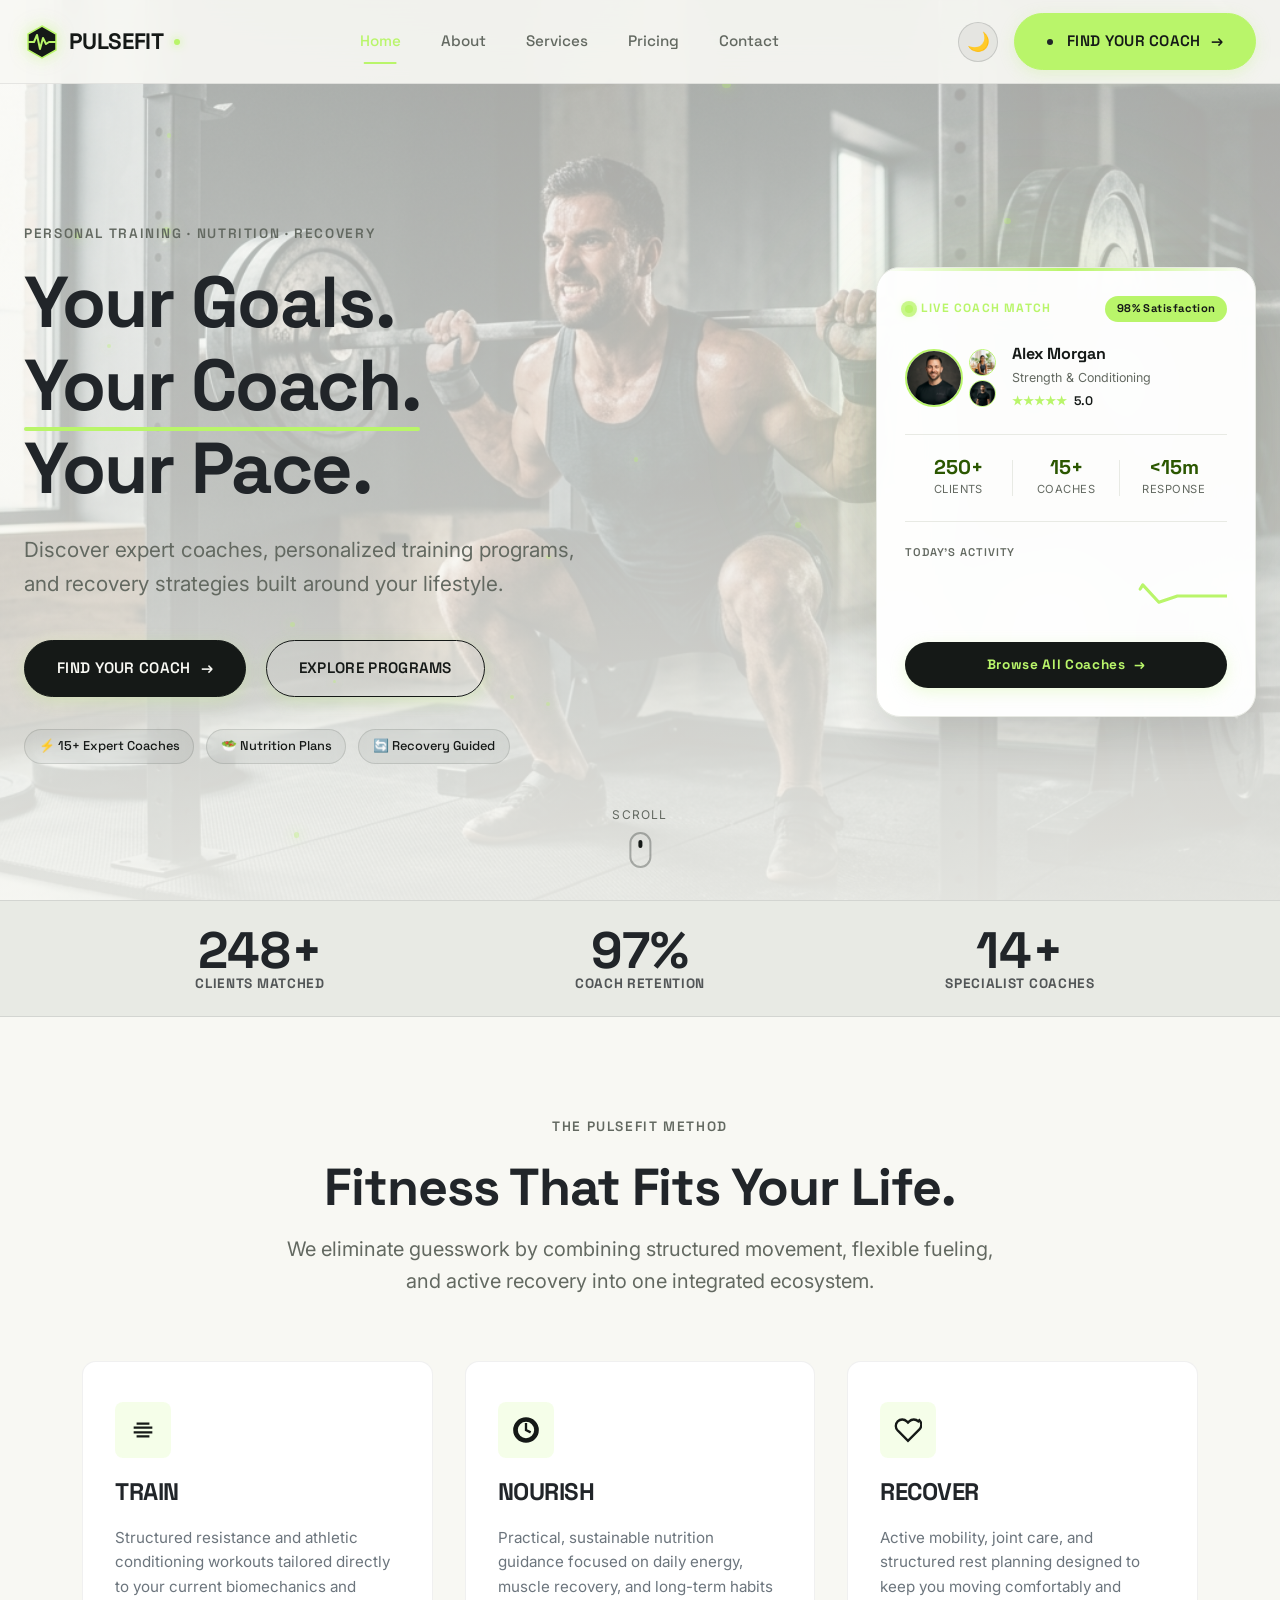
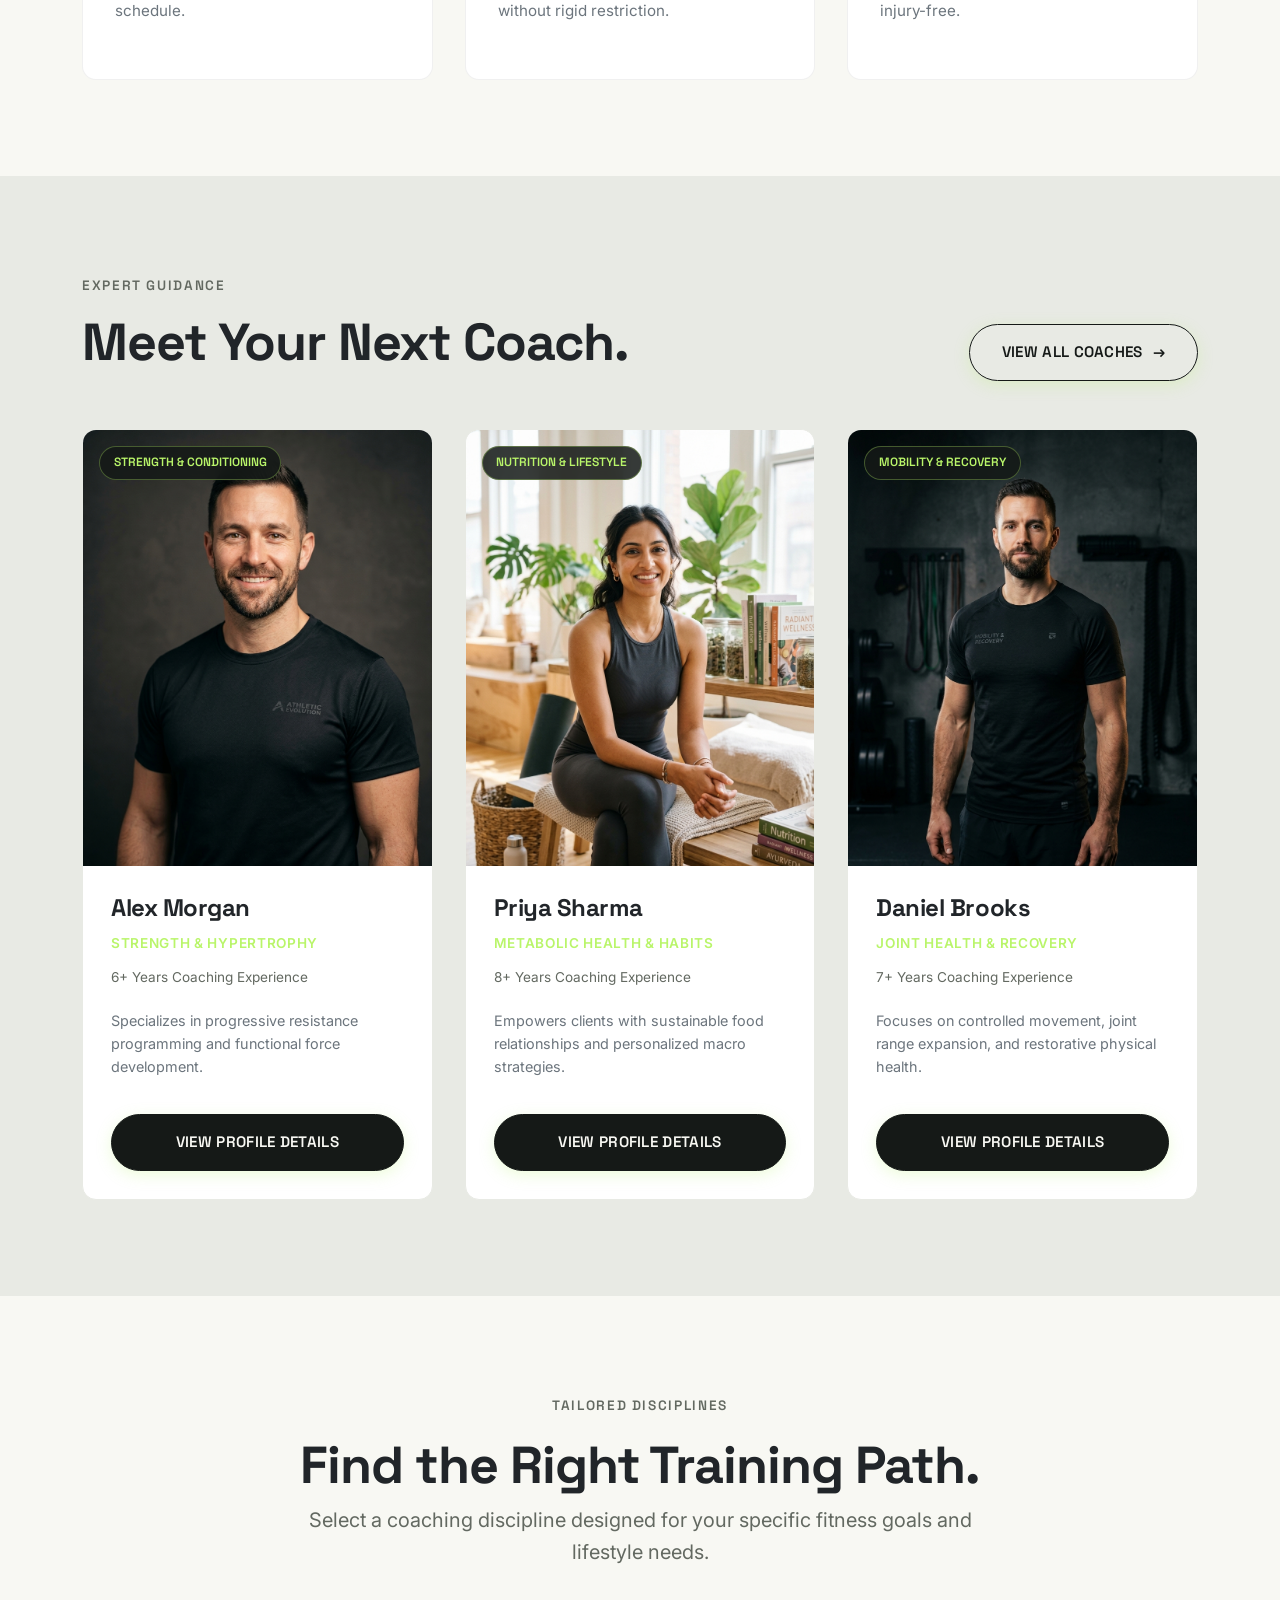
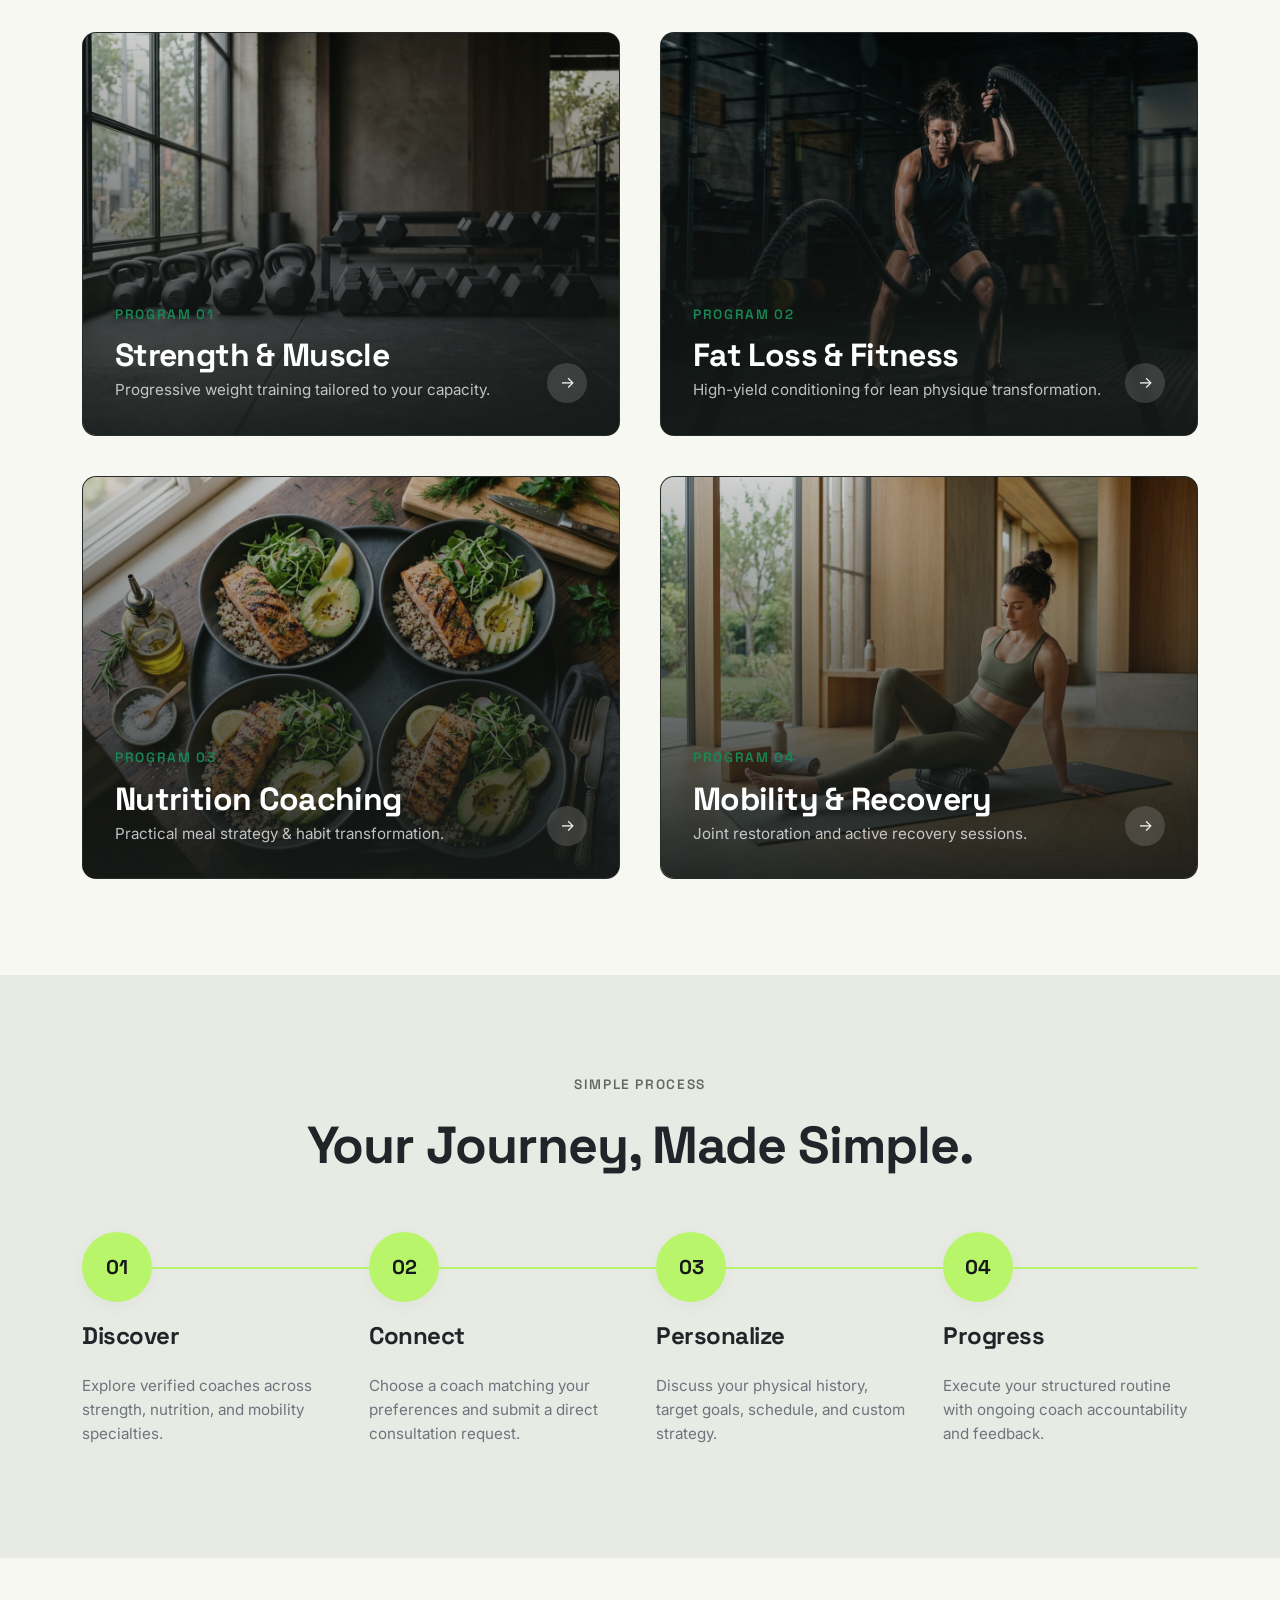
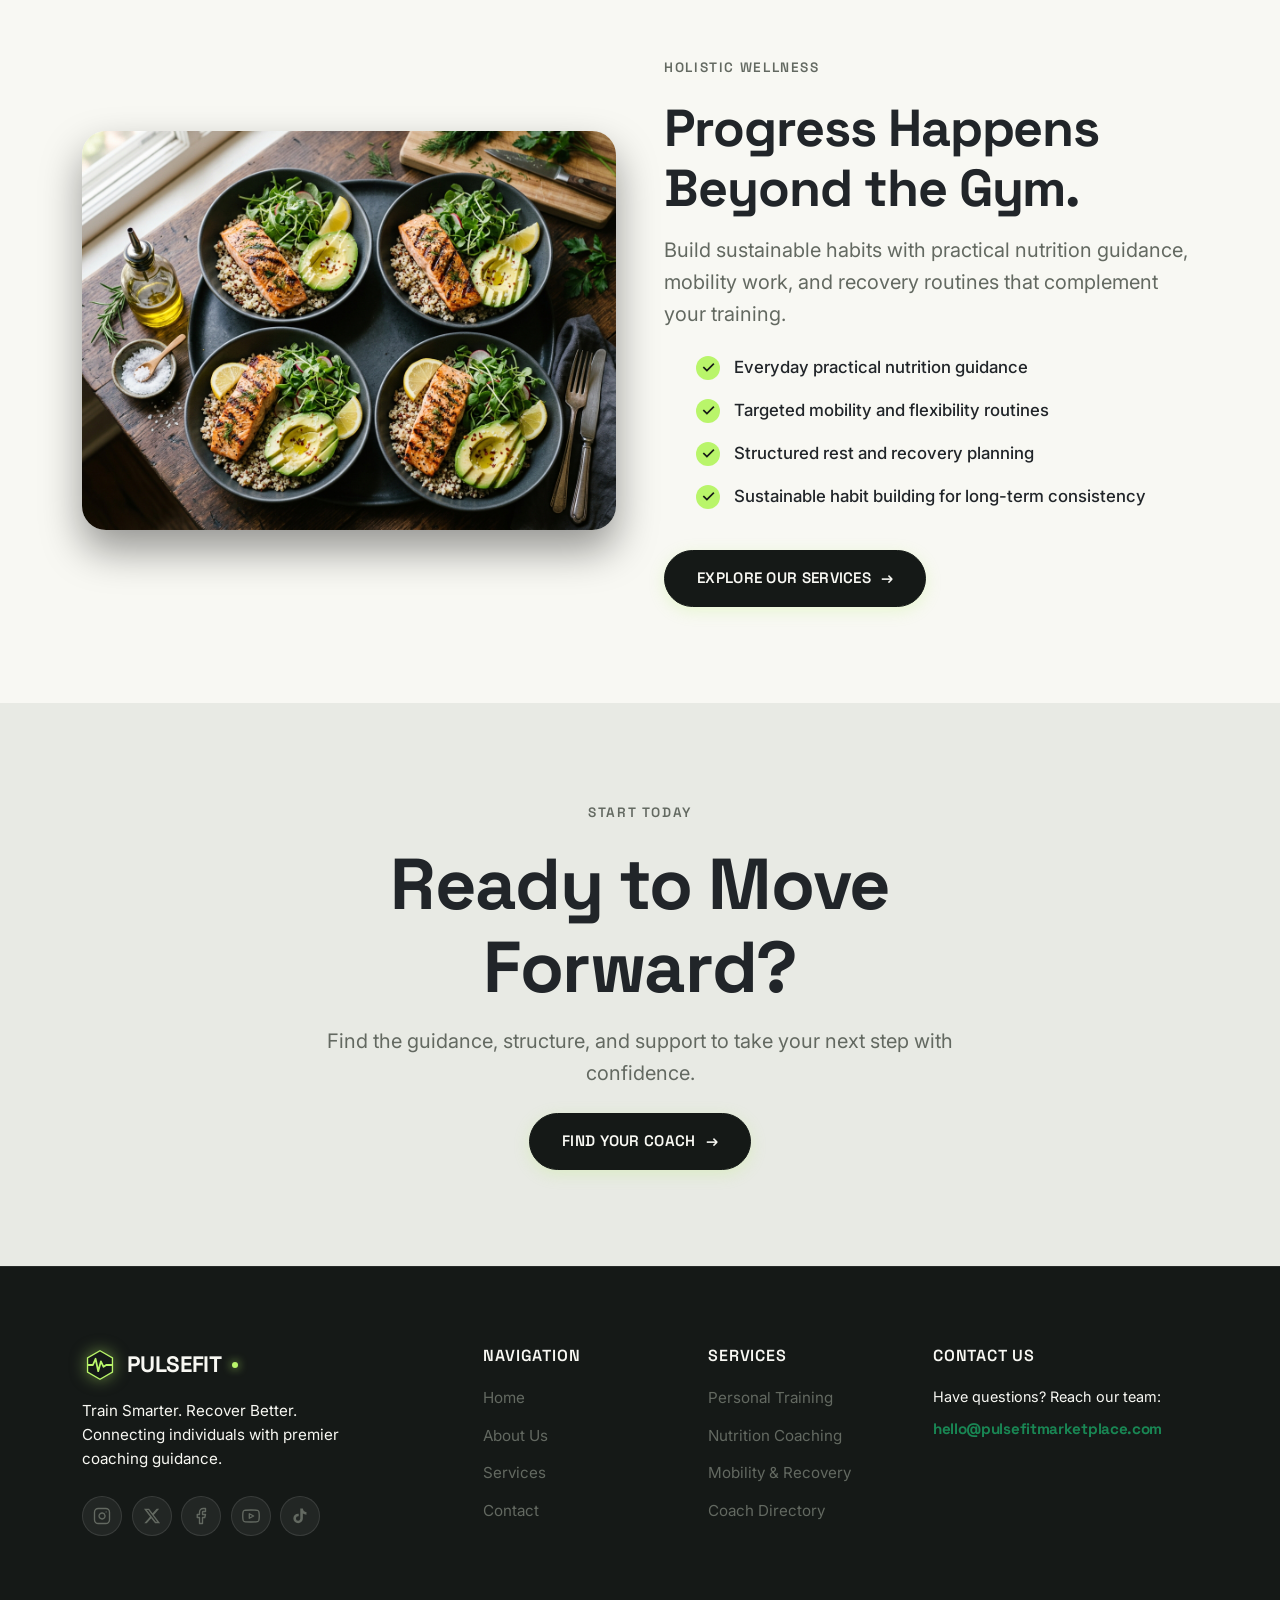
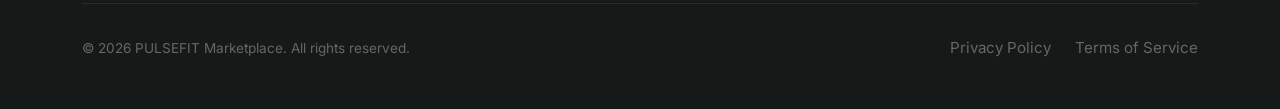
<file: index.html>
<!DOCTYPE html>
<html lang="en">
<head>
  <meta charset="UTF-8">
  <meta name="viewport" content="width=device-width, initial-scale=1.0">
  <title>PULSEFIT — Personal Trainer & Coach Marketplace</title>
  <meta name="description" content="Connect with expert personal trainers, nutrition specialists, and recovery coaches for personalized fitness guidance tailored to your lifestyle.">
  
  <!-- Favicon -->
  <link rel="icon" type="image/svg+xml" href="assets/images/favicon.svg">
  <!-- Google Fonts CDN -->
  <link rel="preconnect" href="https://fonts.googleapis.com">
  <link rel="preconnect" href="https://fonts.gstatic.com" crossorigin>
  <link href="https://fonts.googleapis.com/css2?family=Inter:wght@300;400;500;600;700&family=Space+Grotesk:wght@500;600;700&display=swap" rel="stylesheet">
  
  <!-- Bootstrap 5 CDN -->
  <link href="https://cdn.jsdelivr.net/npm/bootstrap@5.3.2/dist/css/bootstrap.min.css" rel="stylesheet">
  
  <!-- Custom CSS -->
  <link rel="stylesheet" href="assets/css/style.css">
</head>
<body>

  <!-- GLOBAL NAVBAR -->
  <header class="pulse-header" role="banner">
    <div class="pulse-nav-container">
      <!-- Left: Brand Logo -->
      <a href="index.html" class="brand-logo" aria-label="PULSEFIT Homepage">
        <!-- Unique brand icon: hexagon with pulse wave -->
        <span class="brand-icon" aria-hidden="true">
          <svg width="36" height="36" viewBox="0 0 36 36" fill="none" xmlns="http://www.w3.org/2000/svg">
            <!-- Hexagon background -->
            <path d="M18 2L32 10V26L18 34L4 26V10L18 2Z" fill="#151917" stroke="#B9F56A" stroke-width="1.5"/>
            <!-- Heartbeat pulse line -->
            <polyline points="5,18 10,18 13,11 16,25 19,14 22,20 25,18 31,18" stroke="#B9F56A" stroke-width="2" stroke-linecap="round" stroke-linejoin="round" fill="none"/>
          </svg>
        </span>
        <span class="brand-wordmark">
          <span class="brand-wordmark-pulse">PULSE</span><span class="brand-wordmark-fit">FIT</span>
        </span>
        <span class="brand-dot"></span>
      </a>

      <!-- Center: Desktop Nav Links -->
      <nav class="desktop-nav-links" aria-label="Main Navigation">
        <a href="index.html" class="desktop-nav-link active">Home</a>
        <a href="about.html" class="desktop-nav-link">About</a>
        <a href="services.html" class="desktop-nav-link">Services</a>
        <a href="pricing.html" class="desktop-nav-link">Pricing</a>
        <a href="contact.html" class="desktop-nav-link">Contact</a>
      </nav>

      <!-- Right: Desktop Unique CTA Button & Theme Toggle -->
      <div class="desktop-header-cta d-flex align-items-center gap-3">
        <button class="theme-toggle-btn" id="theme-toggle" aria-label="Toggle dark/light theme" title="Switch Theme">
          <span class="theme-toggle-icon moon-icon">🌙</span>
          <span class="theme-toggle-icon sun-icon d-none">☀️</span>
        </button>
        <a href="services.html#coach-directory" class="btn-pulse btn-pulse-primary pulse-badge-glow">
          <span class="d-inline-block rounded-circle bg-dark" style="width:6px; height:6px; margin-right:4px;"></span> Find Your Coach <span class="btn-icon">→</span>
        </a>
      </div>


      <!-- Mobile Hamburger Button (ONLY element on right below 992px) -->
      <button class="mobile-toggle-btn" aria-label="Toggle Navigation Menu" aria-expanded="false" aria-controls="mobileOverlay">
        <span class="hamburger-box">
          <span class="hamburger-line"></span>
          <span class="hamburger-line"></span>
          <span class="hamburger-line"></span>
        </span>
      </button>
    </div>
  </header>

  <!-- MOBILE OVERLAY MENU (Strict Below 992px) -->
  <div id="mobileOverlay" class="mobile-overlay" aria-hidden="true" role="dialog" aria-modal="true" aria-label="Mobile Navigation">
    <ul class="mobile-nav-list">
      <li class="mobile-nav-item">
        <a href="index.html" class="mobile-nav-link active">
          <span class="nav-num">01 —</span> Home
        </a>
      </li>
      <li class="mobile-nav-item">
        <a href="about.html" class="mobile-nav-link">
          <span class="nav-num">02 —</span> About
        </a>
      </li>
      <li class="mobile-nav-item">
        <a href="services.html" class="mobile-nav-link">
          <span class="nav-num">03 —</span> Services
        </a>
      </li>
      <li class="mobile-nav-item">
        <a href="pricing.html" class="mobile-nav-link">
          <span class="nav-num">04 —</span> Pricing
        </a>
      </li>
      <li class="mobile-nav-item">
        <a href="contact.html" class="mobile-nav-link">
          <span class="nav-num">05 —</span> Contact
        </a>
      </li>
    </ul>

    <div class="mobile-overlay-footer">
      <div class="d-flex align-items-center justify-content-between mb-3">
        <span class="mobile-tagline font-heading mb-0" style="font-size:0.85rem; color:var(--color-graphite);">Switch Theme</span>
        <button class="theme-toggle-btn mobile-theme-toggle" aria-label="Toggle dark/light theme" title="Switch Theme">
          <span class="theme-toggle-icon moon-icon">🌙</span>
          <span class="theme-toggle-icon sun-icon d-none">☀️</span>
        </button>
      </div>
      <a href="contact.html" class="btn-pulse btn-pulse-primary w-100 text-center">Get Started Today</a>
    </div>
  </div>

  <main>
    <!-- SECTION 01 — HERO -->
    <section class="hero-section" aria-label="Hero Section">
      <div class="hero-bg-wrapper">
        <img src="assets/images/hero-bg.jpg" alt="Athlete training in modern gym" class="hero-bg-img">
        <div class="hero-overlay"></div>
      </div>
      <div class="hero-spotlight" aria-hidden="true"></div>

      <div class="hero-content">
        <div class="row align-items-center g-5">

          <!-- Left Col: Text & CTAs -->
          <div class="col-lg-6">
            <span class="text-label text-label-dark mb-3">PERSONAL TRAINING · NUTRITION · RECOVERY</span>

            <h1 class="h1-display font-heading text-dark mb-3">
              <span class="hero-title-line">Your Goals.</span>
              <span class="hero-title-line"><span class="accent-line-green">Your Coach.</span></span>
              <span class="hero-title-line">Your Pace.</span>
            </h1>

            <p class="hero-desc text-graphite">
              Discover expert coaches, personalized training programs, and recovery strategies built around your lifestyle.
            </p>

            <div class="hero-cta-group">
              <a href="services.html" class="btn-pulse btn-pulse-dark">
                FIND YOUR COACH <span class="btn-icon">→</span>
              </a>
              <a href="#programs" class="btn-pulse btn-pulse-outline-dark">
                EXPLORE PROGRAMS
              </a>
            </div>

            <div class="hero-feature-tags">
              <span class="hero-tag-item">⚡ 15+ Expert Coaches</span>
              <span class="hero-tag-item">🥗 Nutrition Plans</span>
              <span class="hero-tag-item">🔄 Recovery Guided</span>
            </div>
          </div>

          <!-- Right Col: Premium Coach Dashboard Card -->
          <div class="col-lg-6 d-none d-lg-flex justify-content-end align-items-center">
            <div class="hero-dashboard">

              <!-- Top Bar -->
              <div class="hero-db-topbar">
                <div class="hero-db-brand">
                  <span class="live-pulse-dot"></span>
                  <span class="font-heading" style="font-size:0.75rem;color:var(--color-green);letter-spacing:0.1em;">LIVE COACH MATCH</span>
                </div>
                <span class="hero-db-badge">98% Satisfaction</span>
              </div>

              <!-- Featured Coach Row -->
              <div class="hero-db-coach-row">
                <div class="hero-db-coach-avatars">
                  <img src="assets/images/coach-alex.jpg" alt="Coach Alex" class="hero-db-avatar hero-db-avatar--lg">
                  <div class="hero-db-avatar-stack">
                    <img src="assets/images/coach-priya.jpg" alt="Coach Priya" class="hero-db-avatar hero-db-avatar--sm">
                    <img src="assets/images/coach-daniel.jpg" alt="Coach Daniel" class="hero-db-avatar hero-db-avatar--sm">
                  </div>
                </div>
                <div class="hero-db-coach-info">
                  <div class="hero-db-coach-name">Alex Morgan</div>
                  <div class="hero-db-coach-role">Strength &amp; Conditioning</div>
                  <div class="hero-db-stars">★★★★★ <span>5.0</span></div>
                </div>
              </div>

              <!-- Stats Row -->
              <div class="hero-db-stats-row">
                <div class="hero-db-stat">
                  <div class="hero-db-stat-num">250+</div>
                  <div class="hero-db-stat-label">Clients</div>
                </div>
                <div class="hero-db-stat-divider"></div>
                <div class="hero-db-stat">
                  <div class="hero-db-stat-num">15+</div>
                  <div class="hero-db-stat-label">Coaches</div>
                </div>
                <div class="hero-db-stat-divider"></div>
                <div class="hero-db-stat">
                  <div class="hero-db-stat-num">&lt;15m</div>
                  <div class="hero-db-stat-label">Response</div>
                </div>
              </div>

              <!-- Pulse Graph -->
              <div class="hero-db-graph">
                <div class="hero-db-graph-label">Today's Activity</div>
                <svg class="pulse-line-svg" viewBox="0 0 260 42" fill="none" aria-hidden="true">
                  <path d="M0,21 L40,21 L55,5 L70,37 L90,8 L105,28 L120,21 L150,21 L165,6 L178,35 L192,12 L205,26 L220,21 L260,21" stroke-width="2.5" stroke-linecap="round" stroke-linejoin="round"/>
                </svg>
              </div>

              <!-- CTA -->
              <a href="services.html#coach-directory" class="hero-db-cta">
                Browse All Coaches <span>→</span>
              </a>

       

            </div>
          </div>

        </div>
      </div>

      <div class="hero-scroll-indicator d-none d-md-flex">
        <span>Scroll</span>
        <div class="scroll-mouse">
          <div class="scroll-wheel"></div>
        </div>
      </div>
    </section>

    <!-- STATS COUNTER BAR (UNIQUE ANIMATION) -->
    <section class="py-4 bg-soft-gray border-top border-bottom border-dark border-opacity-10" aria-label="Key Performance Statistics">
      <div class="container">
        <div class="row text-center g-4">
          <div class="col-4">
            <div class="counter-num text-dark fw-bold" data-target="250" data-suffix="+">0</div>
            <p class="text-dark opacity-75 mb-0 font-heading" style="font-size:0.85rem; letter-spacing:0.05em;">CLIENTS MATCHED</p>
          </div>
          <div class="col-4">
            <div class="counter-num text-dark fw-bold" data-target="98" data-suffix="%">0</div>
            <p class="text-dark opacity-75 mb-0 font-heading" style="font-size:0.85rem; letter-spacing:0.05em;">COACH RETENTION</p>
          </div>
          <div class="col-4">
            <div class="counter-num text-dark fw-bold" data-target="15" data-suffix="+">0</div>
            <p class="text-dark opacity-75 mb-0 font-heading" style="font-size:0.85rem; letter-spacing:0.05em;">SPECIALIST COACHES</p>
          </div>
        </div>
      </div>
    </section>


    <!-- SECTION 02 — OUR APPROACH -->
    <section class="section-padding bg-warm-white" aria-labelledby="approach-heading">
      <div class="container">
        <div class="row text-center mb-5 justify-content-center">
          <div class="col-lg-8">
            <span class="text-label text-label-dark">THE PULSEFIT METHOD</span>
            <h2 id="approach-heading" class="h2-display font-heading text-dark mt-2">Fitness That Fits Your Life.</h2>
            <p class="lead-text mt-3">We eliminate guesswork by combining structured movement, flexible fueling, and active recovery into one integrated ecosystem.</p>
          </div>
        </div>

        <div class="pulse-grid-3 reveal-stagger">
          <!-- Pillar 1: TRAIN -->
          <div class="pillar-card">
            <div class="pillar-icon-box">
              <svg width="28" height="28" viewBox="0 0 24 24" fill="none" stroke="currentColor" stroke-width="2"><path d="M6.5 6.5h11M6.5 17.5h11M4 10h16M4 14h16"/></svg>
            </div>
            <h3 class="h4 font-heading text-dark mb-0">TRAIN</h3>
            <p class="text-secondary" style="font-size:0.95rem;">Structured resistance and athletic conditioning workouts tailored directly to your current biomechanics and schedule.</p>
          </div>

          <!-- Pillar 2: NOURISH -->
          <div class="pillar-card">
            <div class="pillar-icon-box">
              <svg width="28" height="28" viewBox="0 0 24 24" fill="none" stroke="currentColor" stroke-width="2"><path d="M12 2a10 10 0 1 0 10 10A10 10 0 0 0 12 2zm0 18a8 8 0 1 1 8-8 8 8 0 0 1-8 8z"/><path d="M12 6v6l4 2"/></svg>
            </div>
            <h3 class="h4 font-heading text-dark mb-0">NOURISH</h3>
            <p class="text-secondary" style="font-size:0.95rem;">Practical, sustainable nutrition guidance focused on daily energy, muscle recovery, and long-term habits without rigid restriction.</p>
          </div>

          <!-- Pillar 3: RECOVER -->
          <div class="pillar-card">
            <div class="pillar-icon-box">
              <svg width="28" height="28" viewBox="0 0 24 24" fill="none" stroke="currentColor" stroke-width="2"><path d="M20.84 4.61a5.5 5.5 0 0 0-7.78 0L12 5.67l-1.06-1.06a5.5 5.5 0 0 0-7.78 7.78l1.06 1.06L12 21.23l8.72-8.72 1.06-1.06a5.5 5.5 0 0 0 0-7.84z"/></svg>
            </div>
            <h3 class="h4 font-heading text-dark mb-0">RECOVER</h3>
            <p class="text-secondary" style="font-size:0.95rem;">Active mobility, joint care, and structured rest planning designed to keep you moving comfortably and injury-free.</p>
          </div>
        </div>
      </div>
    </section>

    <!-- SECTION 03 — FEATURED COACHES -->
    <section class="section-padding bg-soft-gray" aria-labelledby="coaches-heading">
      <div class="container">
        <div class="d-flex flex-column flex-md-row justify-content-between align-items-md-end mb-5">
          <div>
            <span class="text-label text-label-dark">EXPERT GUIDANCE</span>
            <h2 id="coaches-heading" class="h2-display text-dark mt-1">Meet Your Next Coach.</h2>
          </div>
          <a href="services.html#coach-directory" class="btn-pulse btn-pulse-outline-dark mt-3 mt-md-0">
            View All Coaches <span class="btn-icon">→</span>
          </a>
        </div>

        <div class="pulse-grid-3 reveal-stagger">
          <!-- Coach 1: Alex Morgan -->
          <div class="coach-card">
            <div class="coach-img-wrapper">
              <img src="assets/images/coach-alex.jpg" alt="Alex Morgan - Strength Coach" class="coach-img" loading="lazy">
              <span class="coach-badge">STRENGTH & CONDITIONING</span>
            </div>
            <div class="coach-info">
              <h3 class="h4 text-dark mb-0 font-heading">Alex Morgan</h3>
              <div class="coach-specialty">Strength & Hypertrophy</div>
              <div class="coach-exp">6+ Years Coaching Experience</div>
              <p class="text-secondary mt-2 mb-4" style="font-size:0.9rem;">Specializes in progressive resistance programming and functional force development.</p>
              <button class="btn-pulse btn-pulse-dark w-100 mt-auto" data-coach-key="alex">
                View Profile Details
              </button>
            </div>
          </div>

          <!-- Coach 2: Priya Sharma -->
          <div class="coach-card">
            <div class="coach-img-wrapper">
              <img src="assets/images/coach-priya.jpg" alt="Priya Sharma - Nutrition Coach" class="coach-img" loading="lazy">
              <span class="coach-badge">NUTRITION & LIFESTYLE</span>
            </div>
            <div class="coach-info">
              <h3 class="h4 text-dark mb-0 font-heading">Priya Sharma</h3>
              <div class="coach-specialty">Metabolic Health & Habits</div>
              <div class="coach-exp">8+ Years Coaching Experience</div>
              <p class="text-secondary mt-2 mb-4" style="font-size:0.9rem;">Empowers clients with sustainable food relationships and personalized macro strategies.</p>
              <button class="btn-pulse btn-pulse-dark w-100 mt-auto" data-coach-key="priya">
                View Profile Details
              </button>
            </div>
          </div>

          <!-- Coach 3: Daniel Brooks -->
          <div class="coach-card">
            <div class="coach-img-wrapper">
              <img src="assets/images/coach-daniel.jpg" alt="Daniel Brooks - Mobility Coach" class="coach-img" loading="lazy">
              <span class="coach-badge">MOBILITY & RECOVERY</span>
            </div>
            <div class="coach-info">
              <h3 class="h4 text-dark mb-0 font-heading">Daniel Brooks</h3>
              <div class="coach-specialty">Joint Health & Recovery</div>
              <div class="coach-exp">7+ Years Coaching Experience</div>
              <p class="text-secondary mt-2 mb-4" style="font-size:0.9rem;">Focuses on controlled movement, joint range expansion, and restorative physical health.</p>
              <button class="btn-pulse btn-pulse-dark w-100 mt-auto" data-coach-key="daniel">
                View Profile Details
              </button>
            </div>
          </div>
        </div>
      </div>
    </section>

    <!-- SECTION 04 — COACHING PROGRAMS -->
    <section id="programs" class="section-padding bg-warm-white" aria-labelledby="programs-heading">
      <div class="container">
        <div class="row text-center mb-5 justify-content-center">
          <div class="col-lg-8">
            <span class="text-label text-label-dark">TAILORED DISCIPLINES</span>
            <h2 id="programs-heading" class="h2-display text-dark mt-2">Find the Right Training Path.</h2>
            <p class="lead-text mt-2">Select a coaching discipline designed for your specific fitness goals and lifestyle needs.</p>
          </div>
        </div>

        <div class="pulse-grid-2 reveal-stagger">
          <!-- Program 1 -->
          <div class="program-card" data-program-key="strength">
            <img src="assets/images/program-strength.jpg" alt="Strength & Muscle Building" class="program-img" loading="lazy">
            <div class="program-overlay">
              <div class="d-flex justify-content-between align-items-end">
                <div>
                  <span class="text-label text-success">PROGRAM 01</span>
                  <h3 class="h3-display text-white mb-1">Strength & Muscle</h3>
                  <p class="text-light opacity-75 mb-0" style="font-size:0.95rem;">Progressive weight training tailored to your capacity.</p>
                </div>
                <div class="program-arrow">→</div>
              </div>
            </div>
          </div>

          <!-- Program 2 -->
          <div class="program-card" data-program-key="fatloss">
            <img src="assets/images/program-fatloss.jpg" alt="Fat Loss & Fitness" class="program-img" loading="lazy">
            <div class="program-overlay">
              <div class="d-flex justify-content-between align-items-end">
                <div>
                  <span class="text-label text-success">PROGRAM 02</span>
                  <h3 class="h3-display text-white mb-1">Fat Loss & Fitness</h3>
                  <p class="text-light opacity-75 mb-0" style="font-size:0.95rem;">High-yield conditioning for lean physique transformation.</p>
                </div>
                <div class="program-arrow">→</div>
              </div>
            </div>
          </div>

          <!-- Program 3 -->
          <div class="program-card" data-program-key="nutrition">
            <img src="assets/images/program-nutrition.jpg" alt="Nutrition Coaching" class="program-img" loading="lazy">
            <div class="program-overlay">
              <div class="d-flex justify-content-between align-items-end">
                <div>
                  <span class="text-label text-success">PROGRAM 03</span>
                  <h3 class="h3-display text-white mb-1">Nutrition Coaching</h3>
                  <p class="text-light opacity-75 mb-0" style="font-size:0.95rem;">Practical meal strategy & habit transformation.</p>
                </div>
                <div class="program-arrow">→</div>
              </div>
            </div>
          </div>

          <!-- Program 4 -->
          <div class="program-card" data-program-key="recovery">
            <img src="assets/images/program-recovery.jpg" alt="Mobility & Recovery" class="program-img" loading="lazy">
            <div class="program-overlay">
              <div class="d-flex justify-content-between align-items-end">
                <div>
                  <span class="text-label text-success">PROGRAM 04</span>
                  <h3 class="h3-display text-white mb-1">Mobility & Recovery</h3>
                  <p class="text-light opacity-75 mb-0" style="font-size:0.95rem;">Joint restoration and active recovery sessions.</p>
                </div>
                <div class="program-arrow">→</div>
              </div>
            </div>
          </div>
        </div>
      </div>
    </section>

    <!-- SECTION 05 — HOW IT WORKS -->
    <section class="section-padding bg-soft-gray" aria-labelledby="how-it-works-heading">
      <div class="container">
        <div class="row text-center mb-5 justify-content-center">
          <div class="col-lg-8">
            <span class="text-label text-label-dark">SIMPLE PROCESS</span>
            <h2 id="how-it-works-heading" class="h2-display text-dark mt-2">Your Journey, Made Simple.</h2>
          </div>
        </div>

        <div class="timeline-wrapper reveal-on-scroll">
          <div class="timeline-line">
            <div class="timeline-line-progress"></div>
          </div>

          <div class="timeline-grid">
            <!-- Step 1 -->
            <div class="timeline-step">
              <div class="timeline-num-badge">01</div>
              <h3 class="h4 font-heading text-dark mb-1">Discover</h3>
              <p class="text-secondary" style="font-size:0.95rem;">Explore verified coaches across strength, nutrition, and mobility specialties.</p>
            </div>

            <!-- Step 2 -->
            <div class="timeline-step">
              <div class="timeline-num-badge">02</div>
              <h3 class="h4 font-heading text-dark mb-1">Connect</h3>
              <p class="text-secondary" style="font-size:0.95rem;">Choose a coach matching your preferences and submit a direct consultation request.</p>
            </div>

            <!-- Step 3 -->
            <div class="timeline-step">
              <div class="timeline-num-badge">03</div>
              <h3 class="h4 font-heading text-dark mb-1">Personalize</h3>
              <p class="text-secondary" style="font-size:0.95rem;">Discuss your physical history, target goals, schedule, and custom strategy.</p>
            </div>

            <!-- Step 4 -->
            <div class="timeline-step">
              <div class="timeline-num-badge">04</div>
              <h3 class="h4 font-heading text-dark mb-1">Progress</h3>
              <p class="text-secondary" style="font-size:0.95rem;">Execute your structured routine with ongoing coach accountability and feedback.</p>
            </div>
          </div>
        </div>
      </div>
    </section>

    <!-- SECTION 06 — NUTRITION & RECOVERY (SPLIT EDITORIAL) -->
    <section class="section-padding bg-warm-white" aria-labelledby="split-heading">
      <div class="container">
        <div class="row align-items-center g-5">
          <div class="col-lg-6">
            <div class="split-img-wrapper reveal-on-scroll">
              <img src="assets/images/program-nutrition.jpg" alt="Fresh nutrition preparation" class="img-fluid rounded-4 shadow-sm" loading="lazy">
            </div>
          </div>

          <div class="col-lg-6">
            <span class="text-label text-label-dark">HOLISTIC WELLNESS</span>
            <h2 id="split-heading" class="h2-display text-dark mt-2">Progress Happens Beyond the Gym.</h2>
            <p class="lead-text text-graphite mt-3">
              Build sustainable habits with practical nutrition guidance, mobility work, and recovery routines that complement your training.
            </p>

            <ul class="feature-check-list">
              <li class="feature-check-item text-dark">
                <span class="check-icon-circle">✓</span>
                Everyday practical nutrition guidance
              </li>
              <li class="feature-check-item text-dark">
                <span class="check-icon-circle">✓</span>
                Targeted mobility and flexibility routines
              </li>
              <li class="feature-check-item text-dark">
                <span class="check-icon-circle">✓</span>
                Structured rest and recovery planning
              </li>
              <li class="feature-check-item text-dark">
                <span class="check-icon-circle">✓</span>
                Sustainable habit building for long-term consistency
              </li>
            </ul>

            <a href="services.html" class="btn-pulse btn-pulse-dark">
              EXPLORE OUR SERVICES <span class="btn-icon">→</span>
            </a>
          </div>
        </div>
      </div>
    </section>

    <!-- SECTION 07 — FINAL CTA -->
    <section class="section-padding bg-soft-gray text-center" aria-labelledby="cta-heading">
      <div class="container">
        <div class="row justify-content-center">
          <div class="col-lg-8">
            <span class="text-label text-label-dark">START TODAY</span>
            <h2 id="cta-heading" class="h1-display text-dark mt-2 mb-3">Ready to Move Forward?</h2>
            <p class="lead-text text-graphite mb-4">Find the guidance, structure, and support to take your next step with confidence.</p>
            <a href="services.html" class="btn-pulse btn-pulse-dark">
              FIND YOUR COACH <span class="btn-icon">→</span>
            </a>
          </div>
        </div>
      </div>
    </section>
  </main>

  <!-- FOOTER -->
  <footer class="pulse-footer" role="contentinfo">
    <div class="container">
      <div class="footer-top-grid">
        <!-- Col 1: Brand -->
        <div>
          <a href="index.html" class="brand-logo text-white mb-3">
            <span class="brand-icon" aria-hidden="true">
              <svg width="32" height="32" viewBox="0 0 36 36" fill="none" xmlns="http://www.w3.org/2000/svg">
                <path d="M18 2L32 10V26L18 34L4 26V10L18 2Z" fill="#151917" stroke="#B9F56A" stroke-width="1.5"/>
                <polyline points="5,18 10,18 13,11 16,25 19,14 22,20 25,18 31,18" stroke="#B9F56A" stroke-width="2" stroke-linecap="round" stroke-linejoin="round" fill="none"/>
              </svg>
            </span>
            <span class="brand-wordmark">
              <span class="brand-wordmark-pulse">PULSE</span><span class="brand-wordmark-fit">FIT</span>
            </span>
            <span class="brand-dot"></span>
          </a>
          <p class="text-graphite mb-0" style="font-size:0.95rem; max-width:280px;">
            Train Smarter. Recover Better.<br>Connecting individuals with premier coaching guidance.
          </p>

          <!-- Social Icons -->
          <div class="footer-social-row">
            <!-- Instagram -->
            <a href="#" class="footer-social-btn" aria-label="Follow PULSEFIT on Instagram">
              <svg width="18" height="18" viewBox="0 0 24 24" fill="none" stroke="currentColor" stroke-width="1.8" stroke-linecap="round" stroke-linejoin="round">
                <rect x="2" y="2" width="20" height="20" rx="5" ry="5"/><path d="M16 11.37A4 4 0 1 1 12.63 8 4 4 0 0 1 16 11.37z"/><line x1="17.5" y1="6.5" x2="17.51" y2="6.5"/>
              </svg>
            </a>
            <!-- Twitter / X -->
            <a href="#" class="footer-social-btn" aria-label="Follow PULSEFIT on X">
              <svg width="18" height="18" viewBox="0 0 24 24" fill="currentColor">
                <path d="M18.244 2.25h3.308l-7.227 8.26 8.502 11.24H16.17l-5.214-6.817L4.99 21.75H1.68l7.73-8.835L1.254 2.25H8.08l4.713 6.231zm-1.161 17.52h1.833L7.084 4.126H5.117z"/>
              </svg>
            </a>
            <!-- Facebook -->
            <a href="#" class="footer-social-btn" aria-label="Follow PULSEFIT on Facebook">
              <svg width="18" height="18" viewBox="0 0 24 24" fill="none" stroke="currentColor" stroke-width="1.8" stroke-linecap="round" stroke-linejoin="round">
                <path d="M18 2h-3a5 5 0 0 0-5 5v3H7v4h3v8h4v-8h3l1-4h-4V7a1 1 0 0 1 1-1h3z"/>
              </svg>
            </a>
            <!-- YouTube -->
            <a href="#" class="footer-social-btn" aria-label="Subscribe to PULSEFIT on YouTube">
              <svg width="18" height="18" viewBox="0 0 24 24" fill="none" stroke="currentColor" stroke-width="1.8" stroke-linecap="round" stroke-linejoin="round">
                <path d="M22.54 6.42a2.78 2.78 0 0 0-1.95-1.96C18.88 4 12 4 12 4s-6.88 0-8.59.46A2.78 2.78 0 0 0 1.46 6.42 29 29 0 0 0 1 12a29 29 0 0 0 .46 5.58 2.78 2.78 0 0 0 1.95 1.96C5.12 20 12 20 12 20s6.88 0 8.59-.46a2.78 2.78 0 0 0 1.95-1.96A29 29 0 0 0 23 12a29 29 0 0 0-.46-5.58z"/><polygon points="9.75 15.02 15.5 12 9.75 8.98 9.75 15.02"/>
              </svg>
            </a>
            <!-- TikTok -->
            <a href="#" class="footer-social-btn" aria-label="Follow PULSEFIT on TikTok">
              <svg width="18" height="18" viewBox="0 0 24 24" fill="currentColor">
                <path d="M19.59 6.69a4.83 4.83 0 0 1-3.77-4.25V2h-3.45v13.67a2.89 2.89 0 0 1-2.88 2.5 2.89 2.89 0 0 1-2.89-2.89 2.89 2.89 0 0 1 2.89-2.89c.28 0 .54.04.79.1V9.01a6.34 6.34 0 0 0-.79-.05 6.34 6.34 0 0 0-6.34 6.34 6.34 6.34 0 0 0 6.34 6.34 6.34 6.34 0 0 0 6.33-6.34V8.69a8.18 8.18 0 0 0 4.78 1.52V6.76a4.85 4.85 0 0 1-1.01-.07z"/>
              </svg>
            </a>
          </div>
        </div>

        <!-- Col 2: Navigation -->
        <div>
          <h4 class="footer-col-title">Navigation</h4>
          <ul class="footer-links">
            <li><a href="index.html" class="footer-link">Home</a></li>
            <li><a href="about.html" class="footer-link">About Us</a></li>
            <li><a href="services.html" class="footer-link">Services</a></li>
            <li><a href="contact.html" class="footer-link">Contact</a></li>
          </ul>
        </div>

        <!-- Col 3: Services -->
        <div>
          <h4 class="footer-col-title">Services</h4>
          <ul class="footer-links">
            <li><a href="services.html#training" class="footer-link">Personal Training</a></li>
            <li><a href="services.html#nutrition" class="footer-link">Nutrition Coaching</a></li>
            <li><a href="services.html#recovery" class="footer-link">Mobility & Recovery</a></li>
            <li><a href="services.html#coach-directory" class="footer-link">Coach Directory</a></li>
          </ul>
        </div>

        <!-- Col 4: Contact Placeholder -->
        <div>
          <h4 class="footer-col-title">Contact Us</h4>
          <p class="text-graphite mb-2" style="font-size:0.9rem;">Have questions? Reach our team:</p>
          <a href="mailto:hello@pulsefitmarketplace.com" class="text-success font-heading text-decoration-none" style="font-size:0.95rem;">hello@pulsefitmarketplace.com</a>
        </div>
      </div>

      <div class="footer-bottom">
        <div>© 2026 PULSEFIT Marketplace. All rights reserved.</div>
        <div class="d-flex gap-4">
          <a href="#" class="footer-link">Privacy Policy</a>
          <a href="#" class="footer-link">Terms of Service</a>
        </div>
      </div>
    </div>
  </footer>

  <!-- DYNAMIC MODAL CONTAINER -->
  <div id="pulseDetailModal" class="modal-backdrop-custom" aria-hidden="true" role="dialog" aria-modal="true">
    <div class="modal-content-custom">
      <button class="modal-close-btn" aria-label="Close modal window">✕</button>
      <div class="modal-body-dynamic">
        <!-- Content injected dynamically via main.js -->
      </div>
    </div>
  </div>

  <!-- BACK TO TOP BUTTON -->
  <button class="back-to-top-btn" aria-label="Scroll to top of page">↑</button>

  <!-- Bootstrap 5 JS Bundle CDN -->
  <script src="https://cdn.jsdelivr.net/npm/bootstrap@5.3.2/dist/js/bootstrap.bundle.min.js"></script>
  <!-- Custom JS -->
  <script src="assets/js/main.js"></script>
</body>
</html>
</file>
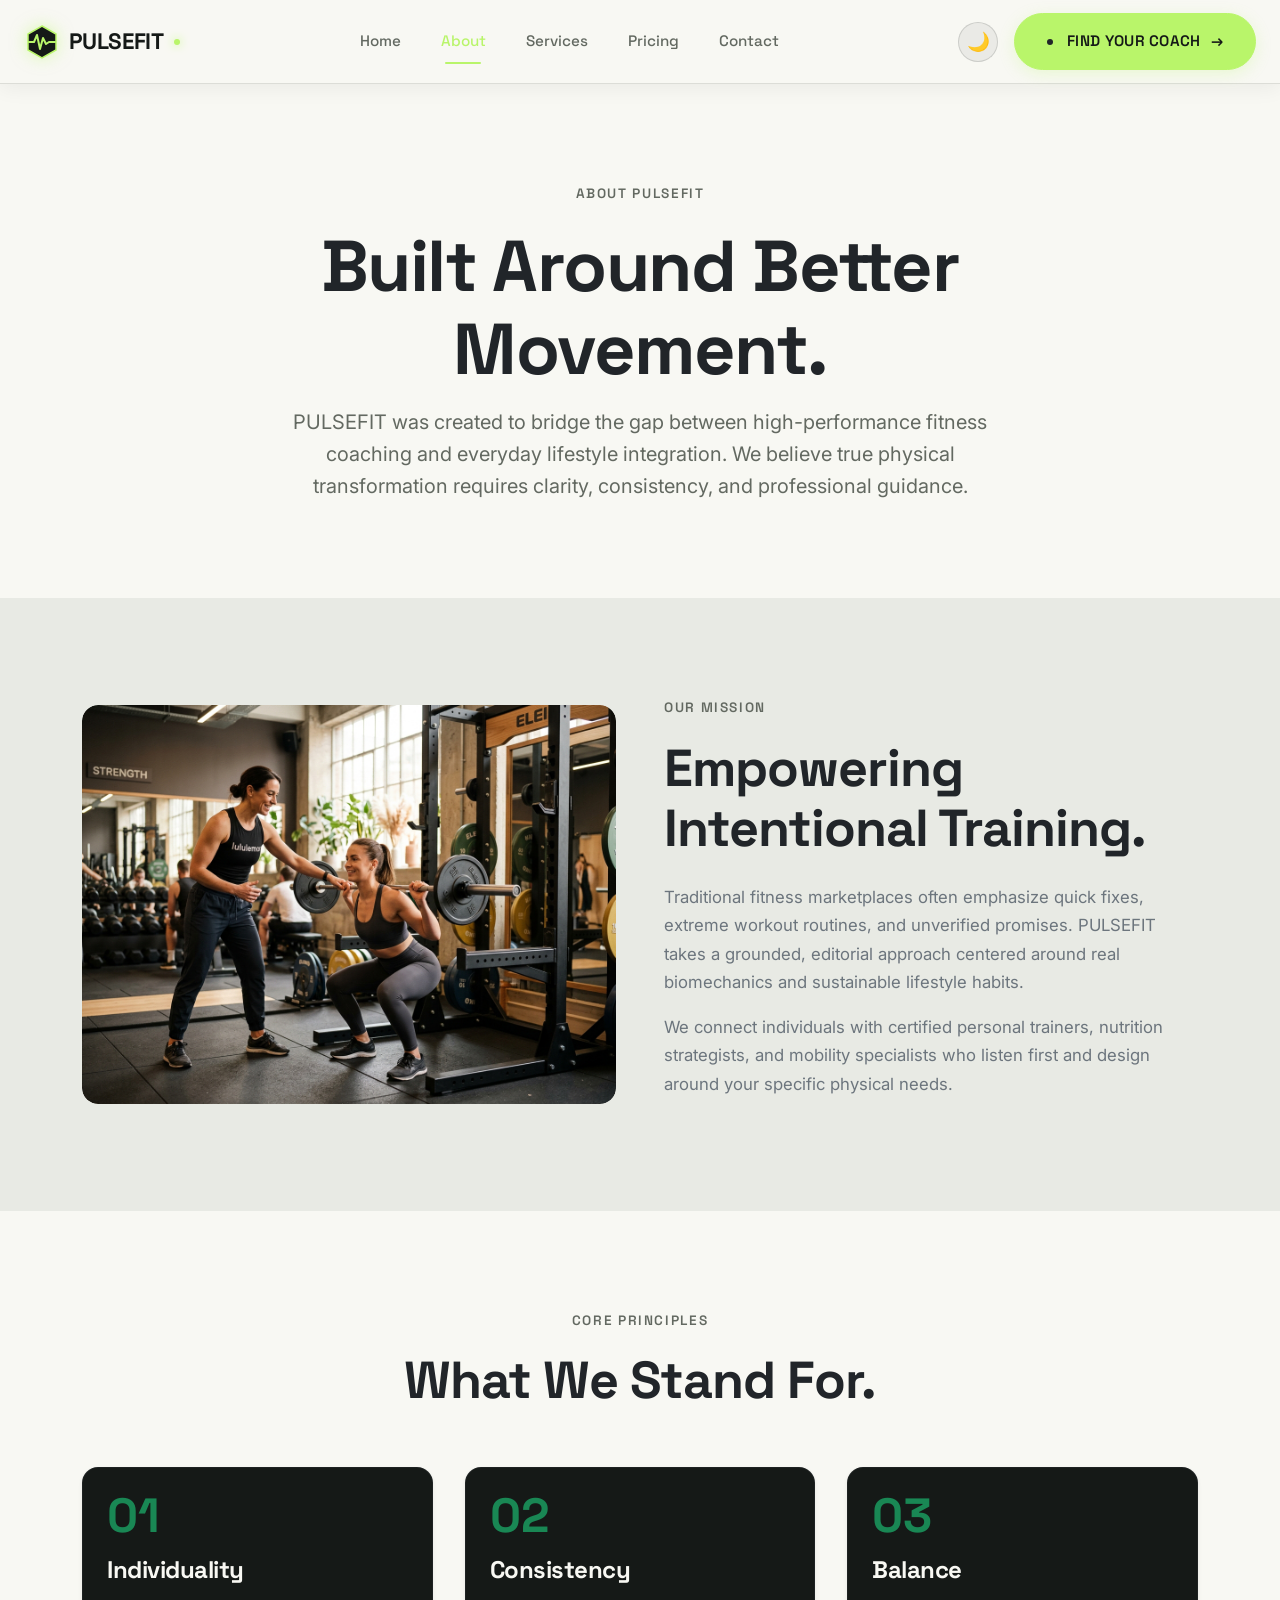
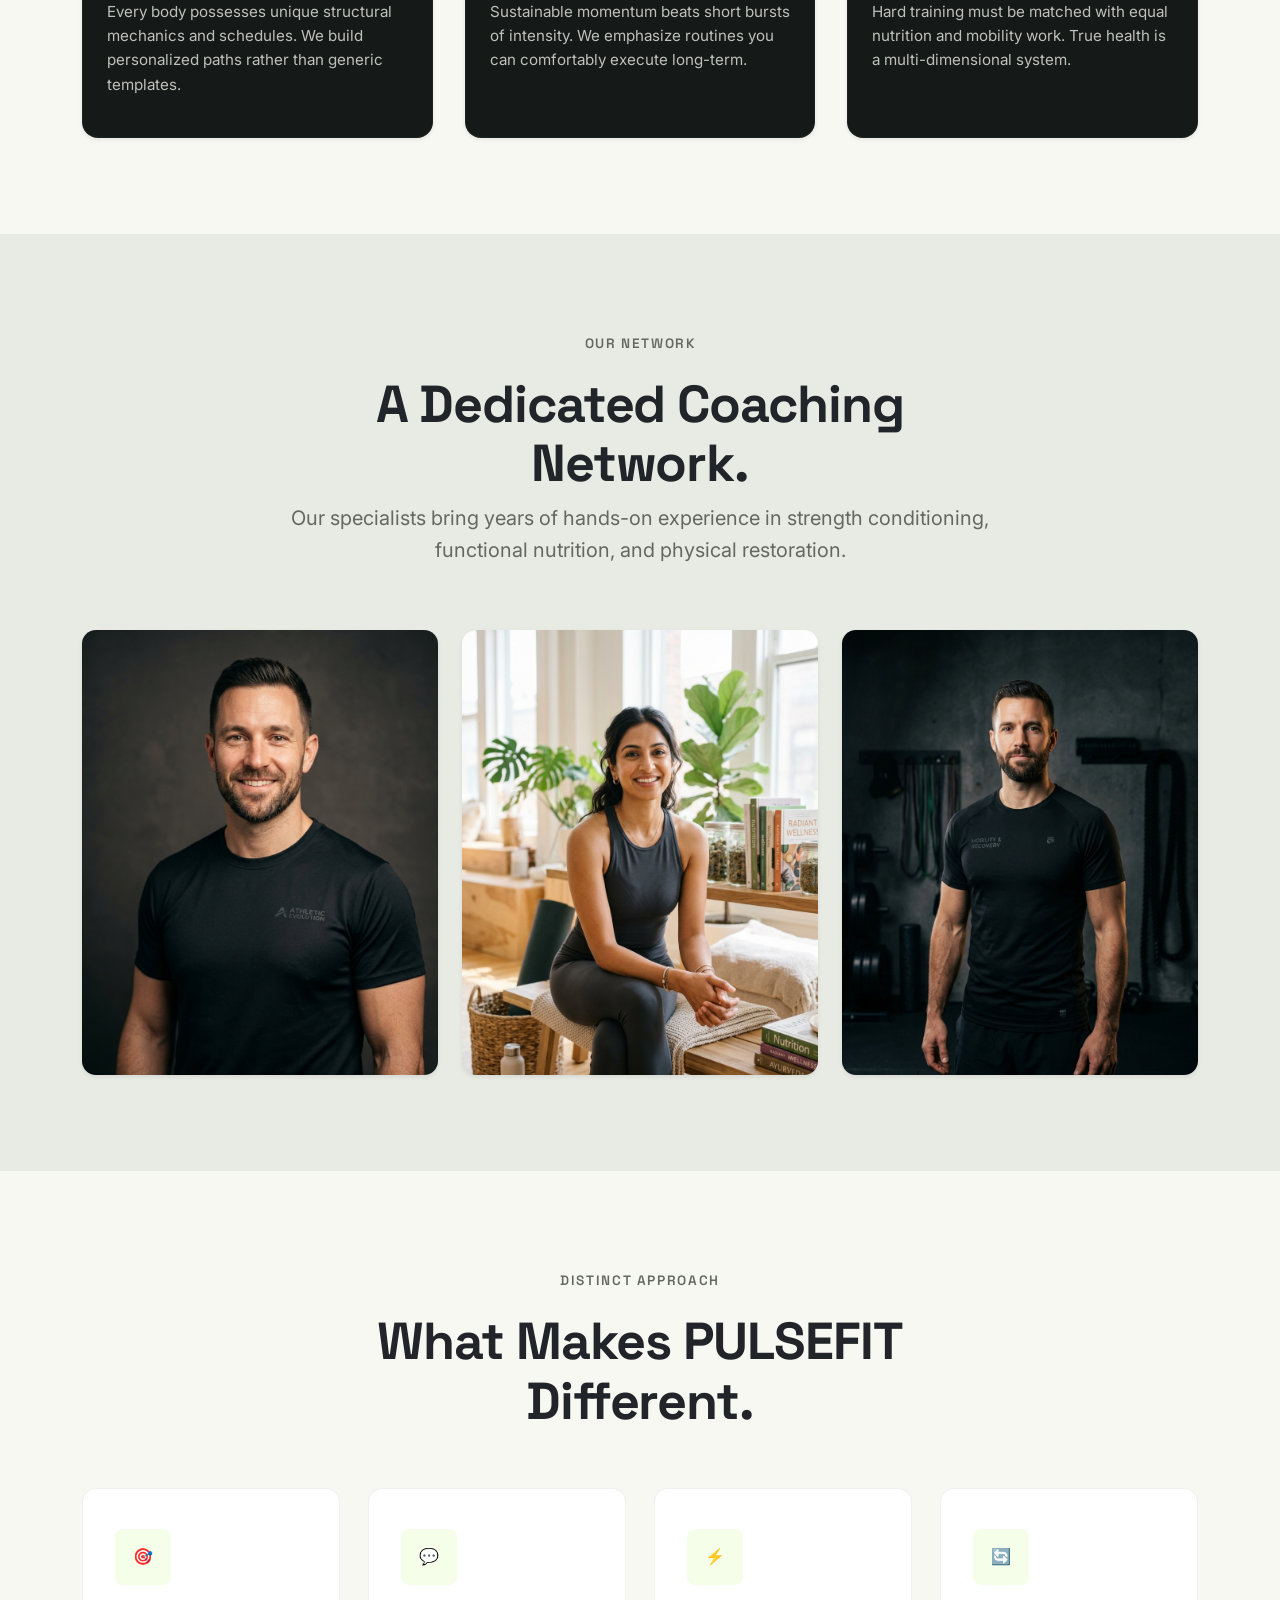
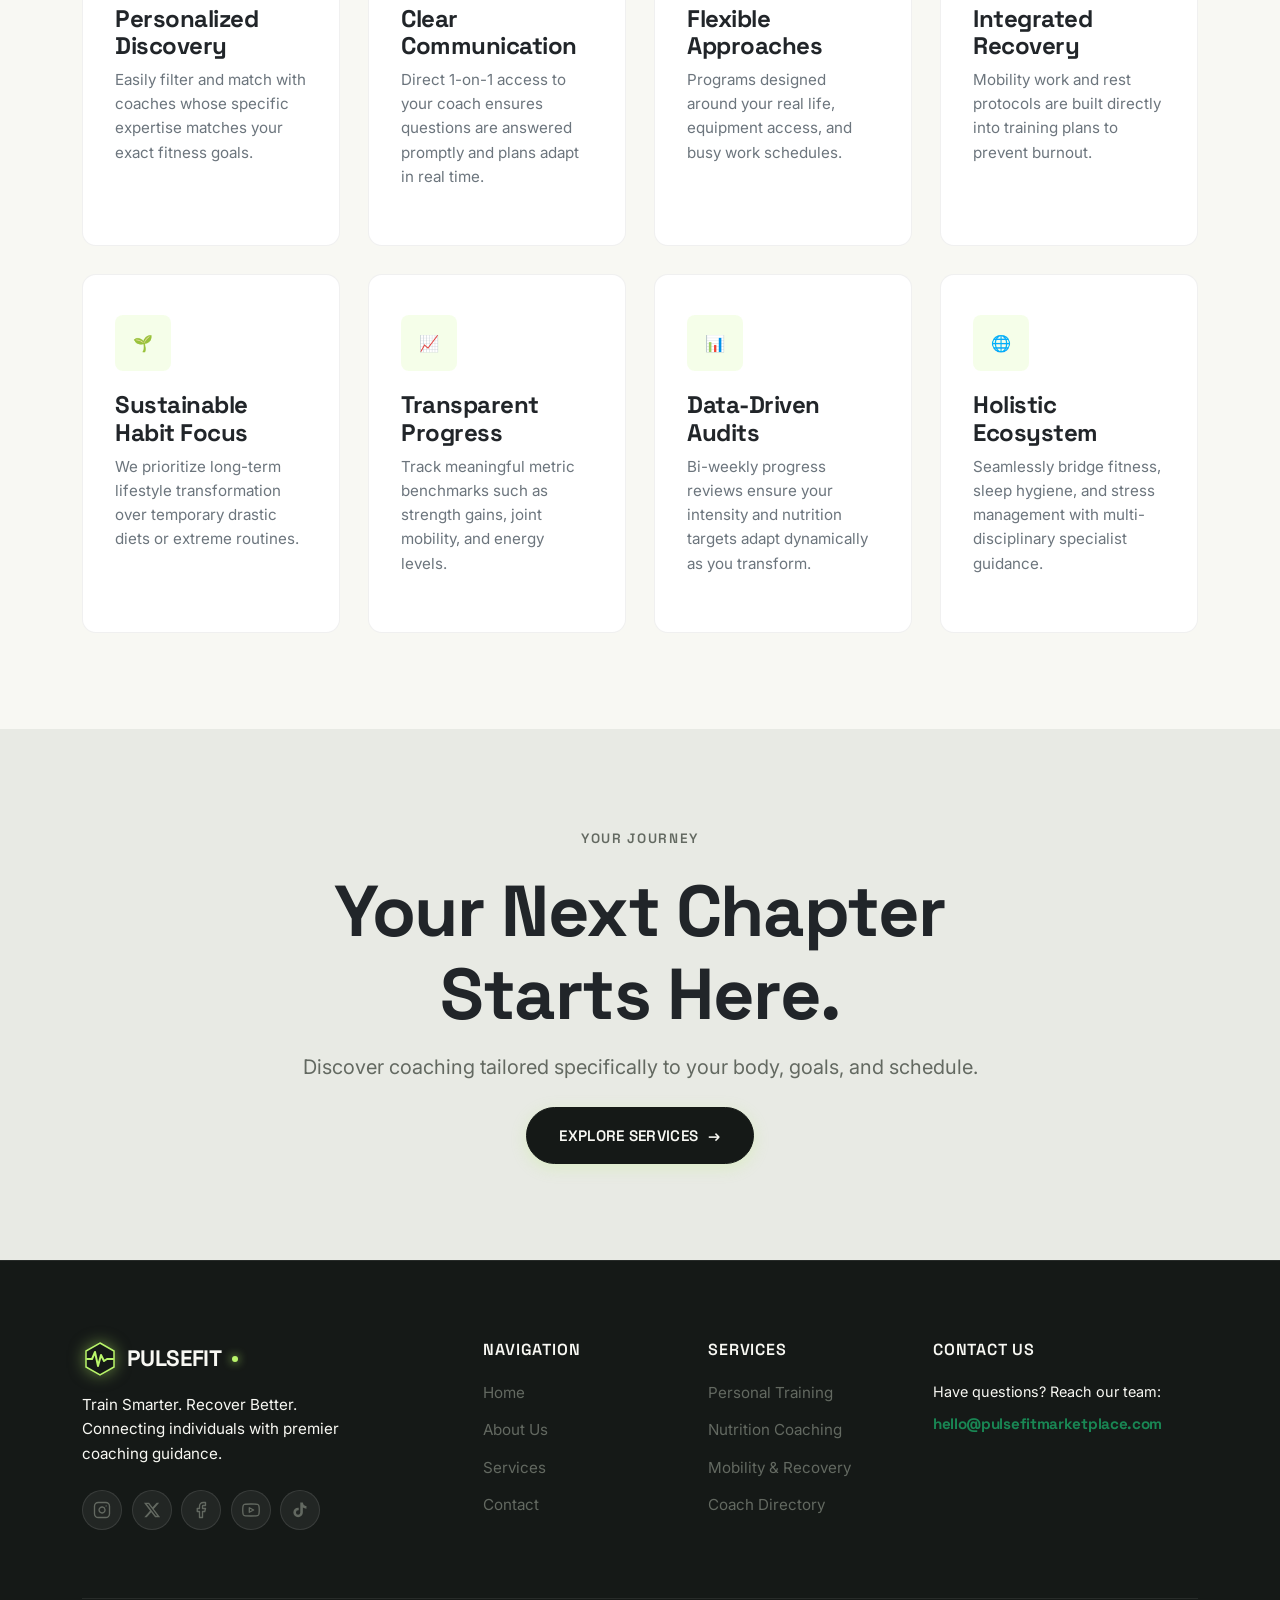
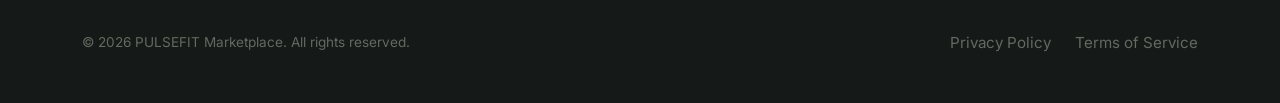
<file: about.html>
<!DOCTYPE html>
<html lang="en">
<head>
  <meta charset="UTF-8">
  <meta name="viewport" content="width=device-width, initial-scale=1.0">
  <title>About Us — PULSEFIT Coach Marketplace</title>
  <meta name="description" content="Learn about the PULSEFIT philosophy and how we connect individuals with expert trainers, nutritionists, and recovery coaches.">
  
  <!-- Favicon -->
  <link rel="icon" type="image/svg+xml" href="assets/images/favicon.svg">
  <!-- Google Fonts CDN -->
  <link rel="preconnect" href="https://fonts.googleapis.com">
  <link rel="preconnect" href="https://fonts.gstatic.com" crossorigin>
  <link href="https://fonts.googleapis.com/css2?family=Inter:wght@300;400;500;600;700&family=Space+Grotesk:wght@500;600;700&display=swap" rel="stylesheet">
  
  <!-- Bootstrap 5 CDN -->
  <link href="https://cdn.jsdelivr.net/npm/bootstrap@5.3.2/dist/css/bootstrap.min.css" rel="stylesheet">
  
  <!-- Custom CSS -->
  <link rel="stylesheet" href="assets/css/style.css">
</head>
<body>

  <!-- GLOBAL NAVBAR (Solid state on interior pages) -->
  <header class="pulse-header solid-nav" role="banner">
    <div class="pulse-nav-container">
      <a href="index.html" class="brand-logo" aria-label="PULSEFIT Homepage">
        <span class="brand-icon" aria-hidden="true">
          <svg width="36" height="36" viewBox="0 0 36 36" fill="none" xmlns="http://www.w3.org/2000/svg">
            <path d="M18 2L32 10V26L18 34L4 26V10L18 2Z" fill="#151917" stroke="#B9F56A" stroke-width="1.5"/>
            <polyline points="5,18 10,18 13,11 16,25 19,14 22,20 25,18 31,18" stroke="#B9F56A" stroke-width="2" stroke-linecap="round" stroke-linejoin="round" fill="none"/>
          </svg>
        </span>
        <span class="brand-wordmark">
          <span class="brand-wordmark-pulse">PULSE</span><span class="brand-wordmark-fit">FIT</span>
        </span>
        <span class="brand-dot"></span>
      </a>

      <nav class="desktop-nav-links" aria-label="Main Navigation">
        <a href="index.html" class="desktop-nav-link">Home</a>
        <a href="about.html" class="desktop-nav-link active">About</a>
        <a href="services.html" class="desktop-nav-link">Services</a>
        <a href="pricing.html" class="desktop-nav-link">Pricing</a>
        <a href="contact.html" class="desktop-nav-link">Contact</a>
      </nav>

      <div class="desktop-header-cta d-flex align-items-center gap-3">
        <button class="theme-toggle-btn" id="theme-toggle" aria-label="Toggle dark/light theme" title="Switch Theme">
          <span class="theme-toggle-icon moon-icon">🌙</span>
          <span class="theme-toggle-icon sun-icon d-none">☀️</span>
        </button>
        <a href="services.html#coach-directory" class="btn-pulse btn-pulse-primary pulse-badge-glow">
          <span class="d-inline-block rounded-circle bg-dark" style="width:6px; height:6px; margin-right:4px;"></span> Find Your Coach <span class="btn-icon">→</span>
        </a>
      </div>


      <button class="mobile-toggle-btn" aria-label="Toggle Navigation Menu" aria-expanded="false" aria-controls="mobileOverlay">
        <span class="hamburger-box">
          <span class="hamburger-line"></span>
          <span class="hamburger-line"></span>
          <span class="hamburger-line"></span>
        </span>
      </button>
    </div>
  </header>

  <!-- MOBILE OVERLAY MENU -->
  <div id="mobileOverlay" class="mobile-overlay" aria-hidden="true" role="dialog" aria-modal="true" aria-label="Mobile Navigation">
    <ul class="mobile-nav-list">
      <li class="mobile-nav-item">
        <a href="index.html" class="mobile-nav-link">
          <span class="nav-num">01 —</span> Home
        </a>
      </li>
      <li class="mobile-nav-item">
        <a href="about.html" class="mobile-nav-link active">
          <span class="nav-num">02 —</span> About
        </a>
      </li>
      <li class="mobile-nav-item">
        <a href="services.html" class="mobile-nav-link">
          <span class="nav-num">03 —</span> Services
        </a>
      </li>
      <li class="mobile-nav-item">
        <a href="pricing.html" class="mobile-nav-link">
          <span class="nav-num">04 —</span> Pricing
        </a>
      </li>
      <li class="mobile-nav-item">
        <a href="contact.html" class="mobile-nav-link">
          <span class="nav-num">05 —</span> Contact
        </a>
      </li>
    </ul>

    <div class="mobile-overlay-footer">
      <div class="d-flex align-items-center justify-content-between mb-3">
        <span class="mobile-tagline font-heading mb-0" style="font-size:0.85rem; color:var(--color-graphite);">Switch Theme</span>
        <button class="theme-toggle-btn mobile-theme-toggle" aria-label="Toggle dark/light theme" title="Switch Theme">
          <span class="theme-toggle-icon moon-icon">🌙</span>
          <span class="theme-toggle-icon sun-icon d-none">☀️</span>
        </button>
      </div>
      <a href="contact.html" class="btn-pulse btn-pulse-primary w-100 text-center">Get Started Today</a>
    </div>
  </div>

  <main style="padding-top: var(--nav-height);">
    <!-- SECTION 01 — ABOUT HERO HEADER -->
    <section class="section-padding bg-warm-white" aria-labelledby="about-hero-heading">
      <div class="container text-center">
        <div class="row justify-content-center">
          <div class="col-lg-8">
            <span class="text-label text-label-dark">ABOUT PULSEFIT</span>
            <h1 id="about-hero-heading" class="h1-display text-dark mt-2 mb-3">Built Around Better Movement.</h1>
            <p class="lead-text text-graphite mb-0">
              PULSEFIT was created to bridge the gap between high-performance fitness coaching and everyday lifestyle integration. We believe true physical transformation requires clarity, consistency, and professional guidance.
            </p>
          </div>
        </div>
      </div>
    </section>

    <!-- SECTION 02 — OUR MISSION & STORY -->
    <section class="section-padding bg-soft-gray" aria-labelledby="story-heading">
      <div class="container">
        <div class="row align-items-center g-5">
          <div class="col-lg-6 order-lg-2">
            <span class="text-label text-label-dark">OUR MISSION</span>
            <h2 id="story-heading" class="h2-display text-dark mt-2 mb-4">Empowering Intentional Training.</h2>
            <p class="text-secondary mb-3" style="font-size:1.05rem; line-height:1.7;">
              Traditional fitness marketplaces often emphasize quick fixes, extreme workout routines, and unverified promises. PULSEFIT takes a grounded, editorial approach centered around real biomechanics and sustainable lifestyle habits.
            </p>
            <p class="text-secondary" style="font-size:1.05rem; line-height:1.7;">
              We connect individuals with certified personal trainers, nutrition strategists, and mobility specialists who listen first and design around your specific physical needs.
            </p>
          </div>

          <div class="col-lg-6 order-lg-1">
            <div class="rounded-4 overflow-hidden shadow-md reveal-on-scroll">
              <img src="assets/images/about-story.jpg" alt="Coach guiding client form" class="img-fluid rounded-4 w-100 object-fit-cover" style="min-height:380px;">
            </div>
          </div>

        </div>
      </div>
    </section>

    <!-- SECTION 03 — OUR PHILOSOPHY -->
    <section class="section-padding bg-warm-white" aria-labelledby="philosophy-heading">
      <div class="container">
        <div class="row text-center mb-5 justify-content-center">
          <div class="col-lg-8">
            <span class="text-label text-label-dark">CORE PRINCIPLES</span>
            <h2 id="philosophy-heading" class="h2-display text-dark mt-2">What We Stand For.</h2>
          </div>
        </div>

        <div class="pulse-grid-3 reveal-stagger">
          <!-- Principle 1 -->
          <div class="philosophy-card border border-secondary border-opacity-10 shadow-sm p-4 rounded-4">
            <div class="philosophy-num text-success">01</div>
            <h3 class="h4 text-dark mb-3 font-heading">Individuality</h3>
            <p class="text-secondary" style="font-size:0.95rem;">Every body possesses unique structural mechanics and schedules. We build personalized paths rather than generic templates.</p>
          </div>

          <!-- Principle 2 -->
          <div class="philosophy-card border border-secondary border-opacity-10 shadow-sm p-4 rounded-4">
            <div class="philosophy-num text-success">02</div>
            <h3 class="h4 text-dark mb-3 font-heading">Consistency</h3>
            <p class="text-secondary" style="font-size:0.95rem;">Sustainable momentum beats short bursts of intensity. We emphasize routines you can comfortably execute long-term.</p>
          </div>

          <!-- Principle 3 -->
          <div class="philosophy-card border border-secondary border-opacity-10 shadow-sm p-4 rounded-4">
            <div class="philosophy-num text-success">03</div>
            <h3 class="h4 text-dark mb-3 font-heading">Balance</h3>
            <p class="text-secondary" style="font-size:0.95rem;">Hard training must be matched with equal nutrition and mobility work. True health is a multi-dimensional system.</p>
          </div>
        </div>
      </div>
    </section>

    <!-- SECTION 04 — OUR COACHING COMMUNITY -->
    <section class="section-padding bg-soft-gray" aria-labelledby="community-heading">
      <div class="container">
        <div class="row text-center mb-5 justify-content-center">
          <div class="col-lg-8">
            <span class="text-label text-label-dark">OUR NETWORK</span>
            <h2 id="community-heading" class="h2-display text-dark mt-2">A Dedicated Coaching Network.</h2>
            <p class="lead-text mt-2">Our specialists bring years of hands-on experience in strength conditioning, functional nutrition, and physical restoration.</p>
          </div>
        </div>

        <div class="community-grid reveal-stagger">
          <div class="community-card shadow-sm">
            <img src="assets/images/coach-alex.jpg" alt="Strength Coach Alex">
          </div>
          <div class="community-card shadow-sm">
            <img src="assets/images/coach-priya.jpg" alt="Nutrition Coach Priya">
          </div>
          <div class="community-card shadow-sm">
            <img src="assets/images/coach-daniel.jpg" alt="Mobility Coach Daniel">
          </div>
        </div>
      </div>
    </section>

    <!-- SECTION 05 — WHAT MAKES US DIFFERENT -->
    <section class="section-padding bg-warm-white" aria-labelledby="different-heading">
      <div class="container">
        <div class="row text-center mb-5 justify-content-center">
          <div class="col-lg-8">
            <span class="text-label text-label-dark">DISTINCT APPROACH</span>
            <h2 id="different-heading" class="h2-display text-dark mt-2">What Makes PULSEFIT Different.</h2>
          </div>
        </div>

        <div class="pulse-grid-4 reveal-stagger">
          <div class="pillar-card">
            <div class="pillar-icon-box" aria-hidden="true">🎯</div>
            <div>
              <h3 class="h4 text-dark font-heading mb-2">Personalized Discovery</h3>
              <p class="text-secondary" style="font-size:0.95rem;">Easily filter and match with coaches whose specific expertise matches your exact fitness goals.</p>
            </div>
          </div>

          <div class="pillar-card">
            <div class="pillar-icon-box" aria-hidden="true">💬</div>
            <div>
              <h3 class="h4 text-dark font-heading mb-2">Clear Communication</h3>
              <p class="text-secondary" style="font-size:0.95rem;">Direct 1-on-1 access to your coach ensures questions are answered promptly and plans adapt in real time.</p>
            </div>
          </div>

          <div class="pillar-card">
            <div class="pillar-icon-box" aria-hidden="true">⚡</div>
            <div>
              <h3 class="h4 text-dark font-heading mb-2">Flexible Approaches</h3>
              <p class="text-secondary" style="font-size:0.95rem;">Programs designed around your real life, equipment access, and busy work schedules.</p>
            </div>
          </div>

          <div class="pillar-card">
            <div class="pillar-icon-box" aria-hidden="true">🔄</div>
            <div>
              <h3 class="h4 text-dark font-heading mb-2">Integrated Recovery</h3>
              <p class="text-secondary" style="font-size:0.95rem;">Mobility work and rest protocols are built directly into training plans to prevent burnout.</p>
            </div>
          </div>

          <div class="pillar-card">
            <div class="pillar-icon-box" aria-hidden="true">🌱</div>
            <div>
              <h3 class="h4 text-dark font-heading mb-2">Sustainable Habit Focus</h3>
              <p class="text-secondary" style="font-size:0.95rem;">We prioritize long-term lifestyle transformation over temporary drastic diets or extreme routines.</p>
            </div>
          </div>

          <div class="pillar-card">
            <div class="pillar-icon-box" aria-hidden="true">📈</div>
            <div>
              <h3 class="h4 text-dark font-heading mb-2">Transparent Progress</h3>
              <p class="text-secondary" style="font-size:0.95rem;">Track meaningful metric benchmarks such as strength gains, joint mobility, and energy levels.</p>
            </div>
          </div>

          <div class="pillar-card">
            <div class="pillar-icon-box" aria-hidden="true">📊</div>
            <div>
              <h3 class="h4 text-dark font-heading mb-2">Data-Driven Audits</h3>
              <p class="text-secondary" style="font-size:0.95rem;">Bi-weekly progress reviews ensure your intensity and nutrition targets adapt dynamically as you transform.</p>
            </div>
          </div>

          <div class="pillar-card">
            <div class="pillar-icon-box" aria-hidden="true">🌐</div>
            <div>
              <h3 class="h4 text-dark font-heading mb-2">Holistic Ecosystem</h3>
              <p class="text-secondary" style="font-size:0.95rem;">Seamlessly bridge fitness, sleep hygiene, and stress management with multi-disciplinary specialist guidance.</p>
            </div>
          </div>
        </div>
      </div>
    </section>

    <!-- SECTION 06 — CLOSING CTA -->
    <section class="section-padding bg-soft-gray text-center" aria-labelledby="closing-cta">
      <div class="container">
        <div class="row justify-content-center">
          <div class="col-lg-8">
            <span class="text-label text-label-dark">YOUR JOURNEY</span>
            <h2 id="closing-cta" class="h1-display text-dark mt-2 mb-3">Your Next Chapter Starts Here.</h2>
            <p class="lead-text text-graphite mb-4">Discover coaching tailored specifically to your body, goals, and schedule.</p>
            <a href="services.html" class="btn-pulse btn-pulse-dark">
              EXPLORE SERVICES <span class="btn-icon">→</span>
            </a>
          </div>
        </div>
      </div>
    </section>
  </main>

  <!-- FOOTER -->
  <footer class="pulse-footer" role="contentinfo">
    <div class="container">
      <div class="footer-top-grid">
        <div>
          <a href="index.html" class="brand-logo text-white mb-3">
            <span class="brand-icon" aria-hidden="true">
          <svg width="36" height="36" viewBox="0 0 36 36" fill="none" xmlns="http://www.w3.org/2000/svg">
            <path d="M18 2L32 10V26L18 34L4 26V10L18 2Z" fill="#151917" stroke="#B9F56A" stroke-width="1.5"/>
            <polyline points="5,18 10,18 13,11 16,25 19,14 22,20 25,18 31,18" stroke="#B9F56A" stroke-width="2" stroke-linecap="round" stroke-linejoin="round" fill="none"/>
          </svg>
        </span>
        <span class="brand-wordmark">
          <span class="brand-wordmark-pulse">PULSE</span><span class="brand-wordmark-fit">FIT</span>
        </span>
        <span class="brand-dot"></span>
          </a>
          <p class="text-graphite mb-0" style="font-size:0.95rem; max-width:280px;">
            Train Smarter. Recover Better.<br>Connecting individuals with premier coaching guidance.
          </p>
          <!-- Social Icons -->
          <div class="footer-social-row">
            <!-- Instagram -->
            <a href="#" class="footer-social-btn" aria-label="Follow PULSEFIT on Instagram">
              <svg width="18" height="18" viewBox="0 0 24 24" fill="none" stroke="currentColor" stroke-width="1.8" stroke-linecap="round" stroke-linejoin="round">
                <rect x="2" y="2" width="20" height="20" rx="5" ry="5"/><path d="M16 11.37A4 4 0 1 1 12.63 8 4 4 0 0 1 16 11.37z"/><line x1="17.5" y1="6.5" x2="17.51" y2="6.5"/>
              </svg>
            </a>
            <!-- Twitter / X -->
            <a href="#" class="footer-social-btn" aria-label="Follow PULSEFIT on X">
              <svg width="18" height="18" viewBox="0 0 24 24" fill="currentColor">
                <path d="M18.244 2.25h3.308l-7.227 8.26 8.502 11.24H16.17l-5.214-6.817L4.99 21.75H1.68l7.73-8.835L1.254 2.25H8.08l4.713 6.231zm-1.161 17.52h1.833L7.084 4.126H5.117z"/>
              </svg>
            </a>
            <!-- Facebook -->
            <a href="#" class="footer-social-btn" aria-label="Follow PULSEFIT on Facebook">
              <svg width="18" height="18" viewBox="0 0 24 24" fill="none" stroke="currentColor" stroke-width="1.8" stroke-linecap="round" stroke-linejoin="round">
                <path d="M18 2h-3a5 5 0 0 0-5 5v3H7v4h3v8h4v-8h3l1-4h-4V7a1 1 0 0 1 1-1h3z"/>
              </svg>
            </a>
            <!-- YouTube -->
            <a href="#" class="footer-social-btn" aria-label="Subscribe to PULSEFIT on YouTube">
              <svg width="18" height="18" viewBox="0 0 24 24" fill="none" stroke="currentColor" stroke-width="1.8" stroke-linecap="round" stroke-linejoin="round">
                <path d="M22.54 6.42a2.78 2.78 0 0 0-1.95-1.96C18.88 4 12 4 12 4s-6.88 0-8.59.46A2.78 2.78 0 0 0 1.46 6.42 29 29 0 0 0 1 12a29 29 0 0 0 .46 5.58 2.78 2.78 0 0 0 1.95 1.96C5.12 20 12 20 12 20s6.88 0 8.59-.46a2.78 2.78 0 0 0 1.95-1.96A29 29 0 0 0 23 12a29 29 0 0 0-.46-5.58z"/><polygon points="9.75 15.02 15.5 12 9.75 8.98 9.75 15.02"/>
              </svg>
            </a>
            <!-- TikTok -->
            <a href="#" class="footer-social-btn" aria-label="Follow PULSEFIT on TikTok">
              <svg width="18" height="18" viewBox="0 0 24 24" fill="currentColor">
                <path d="M19.59 6.69a4.83 4.83 0 0 1-3.77-4.25V2h-3.45v13.67a2.89 2.89 0 0 1-2.88 2.5 2.89 2.89 0 0 1-2.89-2.89 2.89 2.89 0 0 1 2.89-2.89c.28 0 .54.04.79.1V9.01a6.34 6.34 0 0 0-.79-.05 6.34 6.34 0 0 0-6.34 6.34 6.34 6.34 0 0 0 6.34 6.34 6.34 6.34 0 0 0 6.33-6.34V8.69a8.18 8.18 0 0 0 4.78 1.52V6.76a4.85 4.85 0 0 1-1.01-.07z"/>
              </svg>
            </a>
          </div>
        </div>

        <div>
          <h4 class="footer-col-title">Navigation</h4>
          <ul class="footer-links">
            <li><a href="index.html" class="footer-link">Home</a></li>
            <li><a href="about.html" class="footer-link">About Us</a></li>
            <li><a href="services.html" class="footer-link">Services</a></li>
            <li><a href="contact.html" class="footer-link">Contact</a></li>
          </ul>
        </div>

        <div>
          <h4 class="footer-col-title">Services</h4>
          <ul class="footer-links">
            <li><a href="services.html#training" class="footer-link">Personal Training</a></li>
            <li><a href="services.html#nutrition" class="footer-link">Nutrition Coaching</a></li>
            <li><a href="services.html#recovery" class="footer-link">Mobility & Recovery</a></li>
            <li><a href="services.html#coach-directory" class="footer-link">Coach Directory</a></li>
          </ul>
        </div>

        <div>
          <h4 class="footer-col-title">Contact Us</h4>
          <p class="text-graphite mb-2" style="font-size:0.9rem;">Have questions? Reach our team:</p>
          <a href="mailto:hello@pulsefitmarketplace.com" class="text-success font-heading text-decoration-none" style="font-size:0.95rem;">hello@pulsefitmarketplace.com</a>
        </div>
      </div>

      <div class="footer-bottom">
        <div>© 2026 PULSEFIT Marketplace. All rights reserved.</div>
        <div class="d-flex gap-4">
          <a href="#" class="footer-link">Privacy Policy</a>
          <a href="#" class="footer-link">Terms of Service</a>
        </div>
      </div>
    </div>
  </footer>

  <!-- DYNAMIC MODAL CONTAINER -->
  <div id="pulseDetailModal" class="modal-backdrop-custom" aria-hidden="true" role="dialog" aria-modal="true">
    <div class="modal-content-custom">
      <button class="modal-close-btn" aria-label="Close modal window">✕</button>
      <div class="modal-body-dynamic"></div>
    </div>
  </div>

  <button class="back-to-top-btn" aria-label="Scroll to top of page">↑</button>

  <script src="https://cdn.jsdelivr.net/npm/bootstrap@5.3.2/dist/js/bootstrap.bundle.min.js"></script>
  <script src="assets/js/main.js"></script>
</body>
</html>
</file>
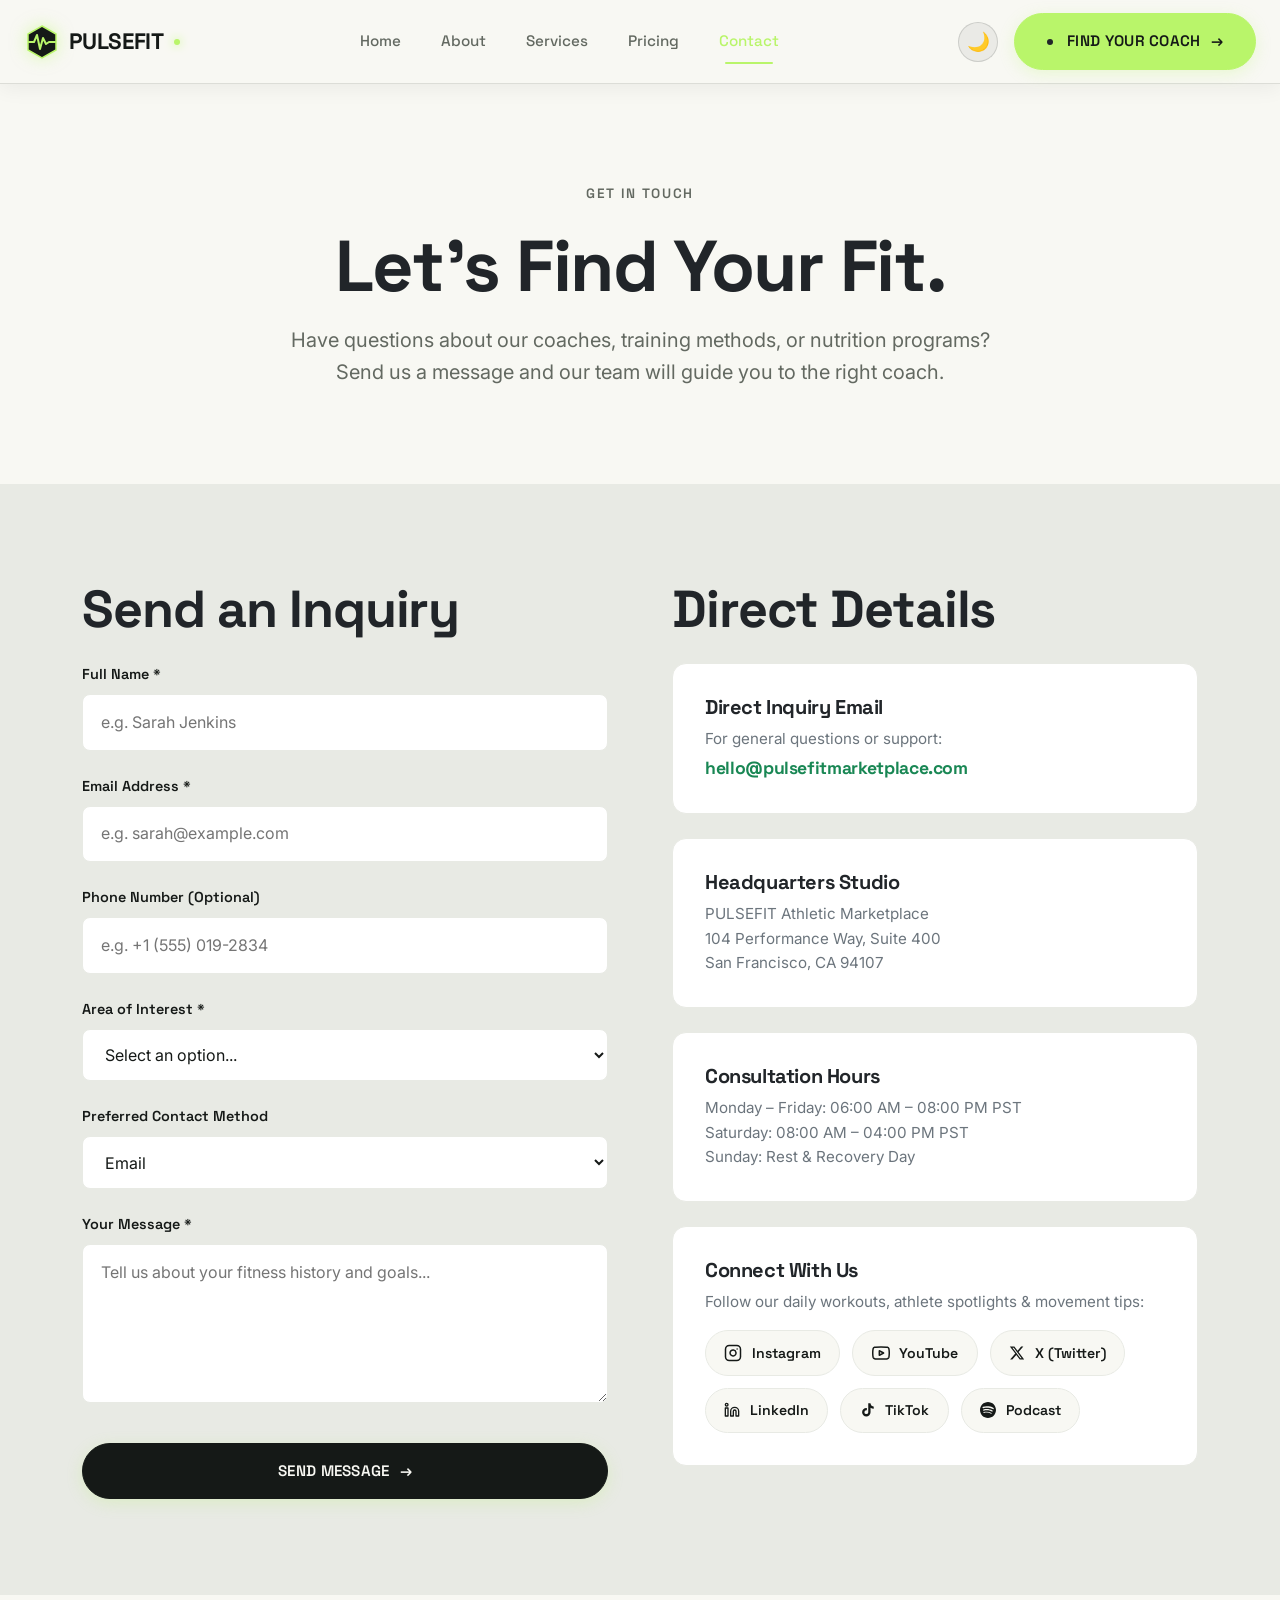
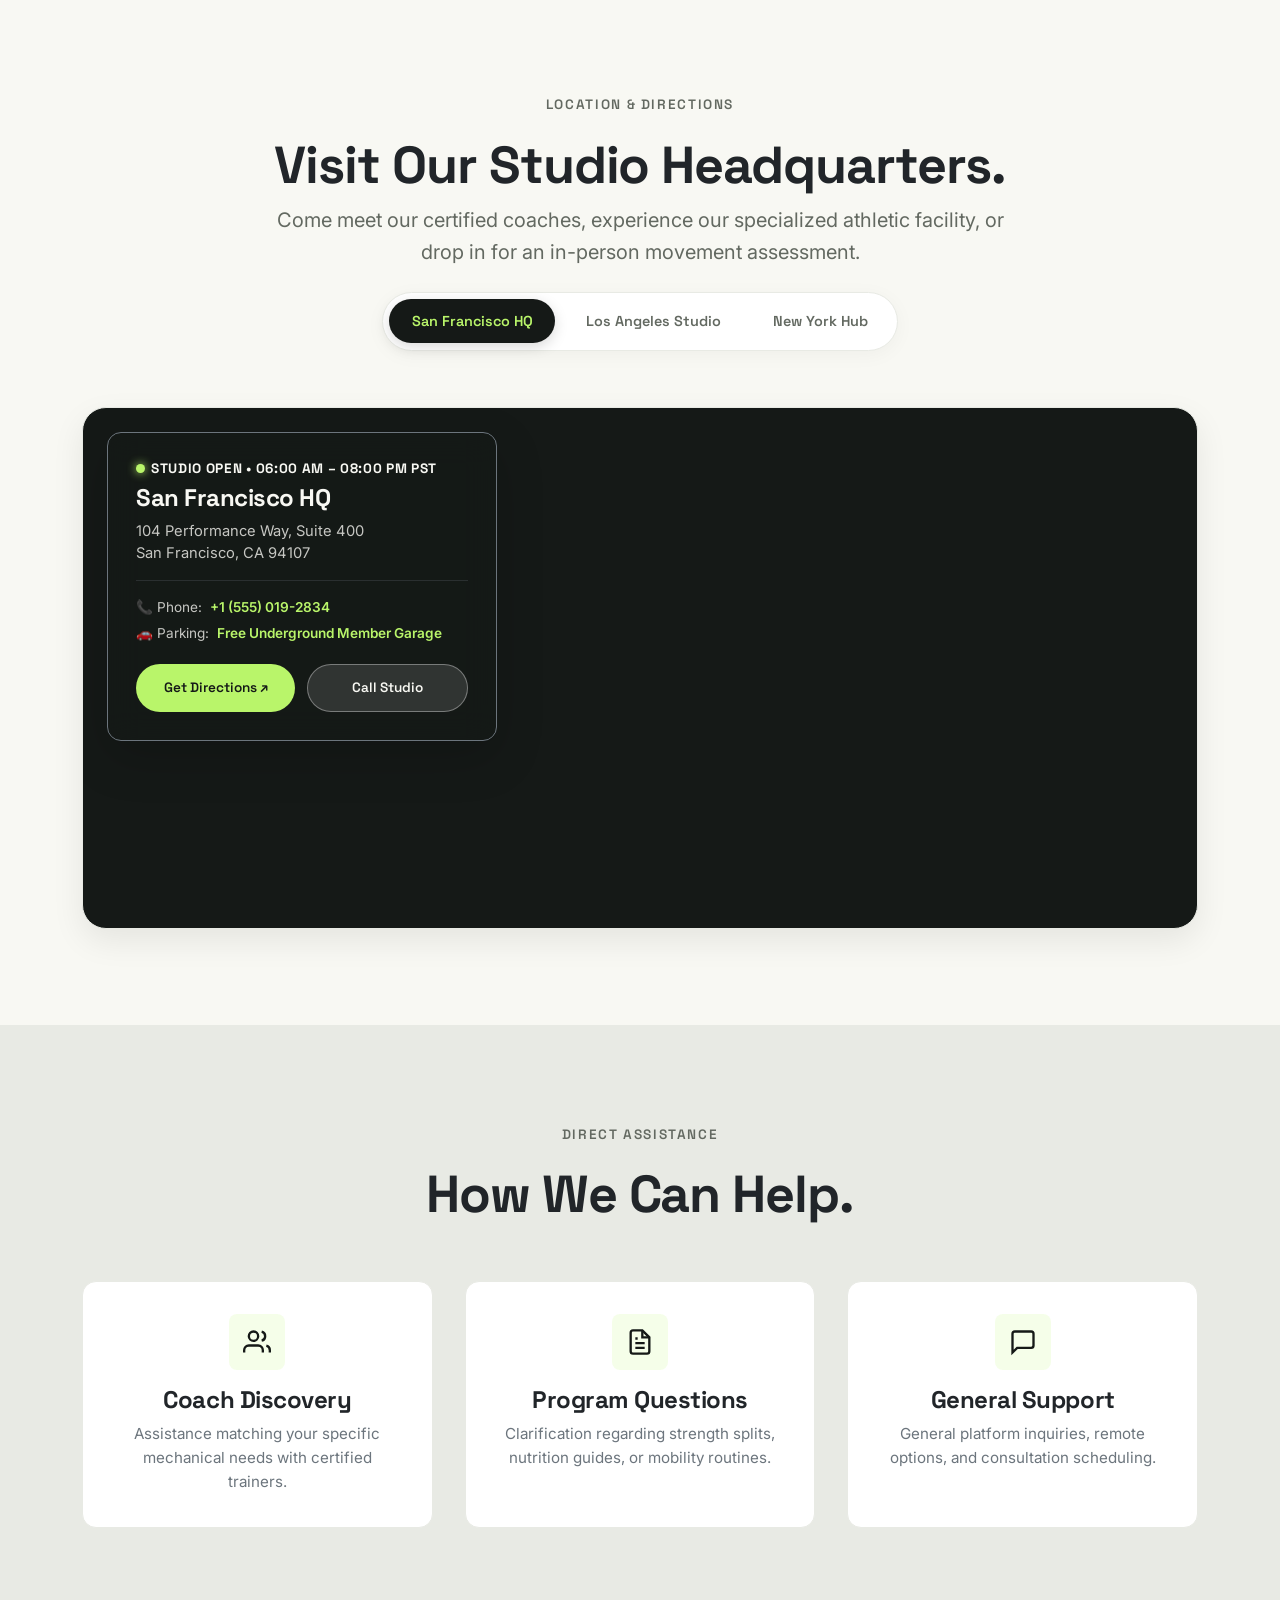
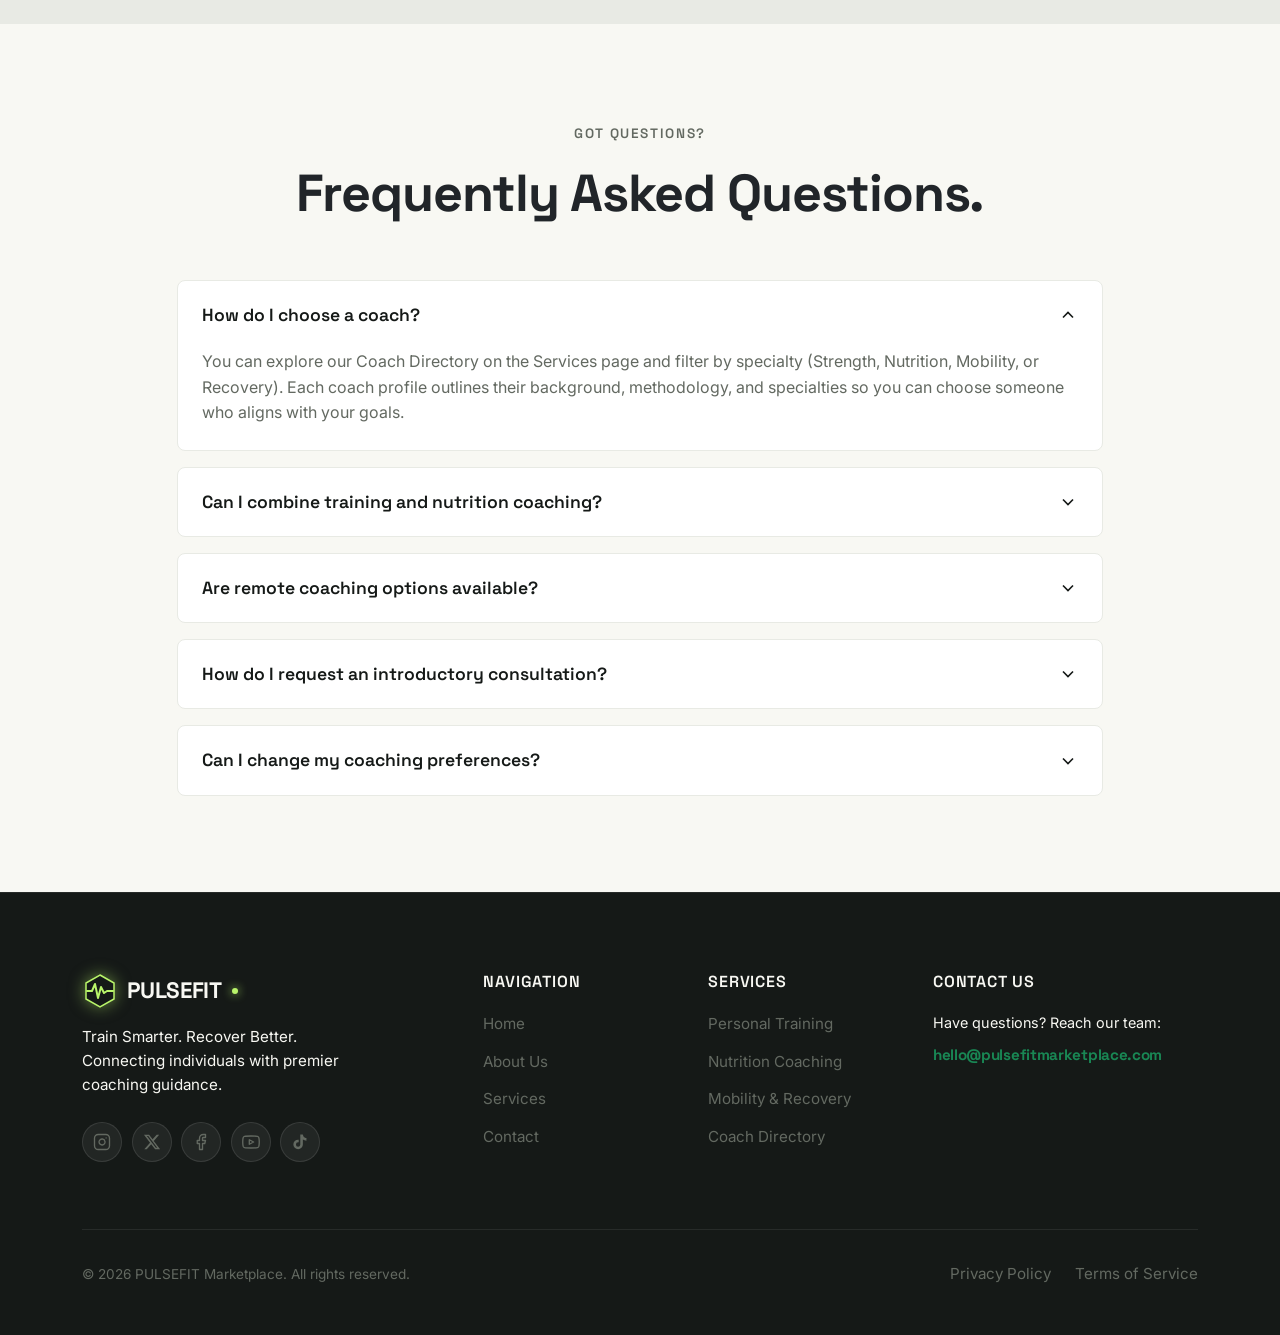
<file: contact.html>
<!DOCTYPE html>
<html lang="en">
<head>
  <meta charset="UTF-8">
  <meta name="viewport" content="width=device-width, initial-scale=1.0">
  <title>Contact Us — PULSEFIT Marketplace</title>
  <meta name="description" content="Get in touch with the PULSEFIT team to ask questions, request an introductory consultation, or get matched with a personal coach.">
  
  <!-- Favicon -->
  <link rel="icon" type="image/svg+xml" href="assets/images/favicon.svg">
  <!-- Google Fonts CDN -->
  <link rel="preconnect" href="https://fonts.googleapis.com">
  <link rel="preconnect" href="https://fonts.gstatic.com" crossorigin>
  <link href="https://fonts.googleapis.com/css2?family=Inter:wght@300;400;500;600;700&family=Space+Grotesk:wght@500;600;700&display=swap" rel="stylesheet">
  
  <!-- Bootstrap 5 CDN -->
  <link href="https://cdn.jsdelivr.net/npm/bootstrap@5.3.2/dist/css/bootstrap.min.css" rel="stylesheet">
  
  <!-- Custom CSS -->
  <link rel="stylesheet" href="assets/css/style.css">
</head>
<body>

  <!-- GLOBAL NAVBAR (Solid state on interior pages) -->
  <header class="pulse-header solid-nav" role="banner">
    <div class="pulse-nav-container">
      <a href="index.html" class="brand-logo" aria-label="PULSEFIT Homepage">
        <span class="brand-icon" aria-hidden="true">
          <svg width="36" height="36" viewBox="0 0 36 36" fill="none" xmlns="http://www.w3.org/2000/svg">
            <path d="M18 2L32 10V26L18 34L4 26V10L18 2Z" fill="#151917" stroke="#B9F56A" stroke-width="1.5"/>
            <polyline points="5,18 10,18 13,11 16,25 19,14 22,20 25,18 31,18" stroke="#B9F56A" stroke-width="2" stroke-linecap="round" stroke-linejoin="round" fill="none"/>
          </svg>
        </span>
        <span class="brand-wordmark">
          <span class="brand-wordmark-pulse">PULSE</span><span class="brand-wordmark-fit">FIT</span>
        </span>
        <span class="brand-dot"></span>
      </a>

      <nav class="desktop-nav-links" aria-label="Main Navigation">
        <a href="index.html" class="desktop-nav-link">Home</a>
        <a href="about.html" class="desktop-nav-link">About</a>
        <a href="services.html" class="desktop-nav-link">Services</a>
        <a href="pricing.html" class="desktop-nav-link">Pricing</a>
        <a href="contact.html" class="desktop-nav-link active">Contact</a>
      </nav>

      <div class="desktop-header-cta d-flex align-items-center gap-3">
        <button class="theme-toggle-btn" id="theme-toggle" aria-label="Toggle dark/light theme" title="Switch Theme">
          <span class="theme-toggle-icon moon-icon">🌙</span>
          <span class="theme-toggle-icon sun-icon d-none">☀️</span>
        </button>
        <a href="services.html#coach-directory" class="btn-pulse btn-pulse-primary pulse-badge-glow">
          <span class="d-inline-block rounded-circle bg-dark" style="width:6px; height:6px; margin-right:4px;"></span> Find Your Coach <span class="btn-icon">→</span>
        </a>
      </div>


      <button class="mobile-toggle-btn" aria-label="Toggle Navigation Menu" aria-expanded="false" aria-controls="mobileOverlay">
        <span class="hamburger-box">
          <span class="hamburger-line"></span>
          <span class="hamburger-line"></span>
          <span class="hamburger-line"></span>
        </span>
      </button>
    </div>
  </header>

  <!-- MOBILE OVERLAY MENU -->
  <div id="mobileOverlay" class="mobile-overlay" aria-hidden="true" role="dialog" aria-modal="true" aria-label="Mobile Navigation">
    <ul class="mobile-nav-list">
      <li class="mobile-nav-item">
        <a href="index.html" class="mobile-nav-link">
          <span class="nav-num">01 —</span> Home
        </a>
      </li>
      <li class="mobile-nav-item">
        <a href="about.html" class="mobile-nav-link">
          <span class="nav-num">02 —</span> About
        </a>
      </li>
      <li class="mobile-nav-item">
        <a href="services.html" class="mobile-nav-link">
          <span class="nav-num">03 —</span> Services
        </a>
      </li>
      <li class="mobile-nav-item">
        <a href="pricing.html" class="mobile-nav-link">
          <span class="nav-num">04 —</span> Pricing
        </a>
      </li>
      <li class="mobile-nav-item">
        <a href="contact.html" class="mobile-nav-link active">
          <span class="nav-num">05 —</span> Contact
        </a>
      </li>
    </ul>

    <div class="mobile-overlay-footer">
      <div class="d-flex align-items-center justify-content-between mb-3">
        <span class="mobile-tagline font-heading mb-0" style="font-size:0.85rem; color:var(--color-graphite);">Switch Theme</span>
        <button class="theme-toggle-btn mobile-theme-toggle" aria-label="Toggle dark/light theme" title="Switch Theme">
          <span class="theme-toggle-icon moon-icon">🌙</span>
          <span class="theme-toggle-icon sun-icon d-none">☀️</span>
        </button>
      </div>
      <a href="contact.html" class="btn-pulse btn-pulse-primary w-100 text-center">Get Started Today</a>
    </div>
  </div>

  <main style="padding-top: var(--nav-height);">
    <!-- SECTION 01 — CONTACT HERO -->
    <section class="section-padding bg-warm-white" aria-labelledby="contact-hero-heading">
      <div class="container text-center">
        <div class="row justify-content-center">
          <div class="col-lg-8">
            <span class="text-label text-label-dark">GET IN TOUCH</span>
            <h1 id="contact-hero-heading" class="h1-display text-dark mt-2 mb-3">Let’s Find Your Fit.</h1>
            <p class="lead-text text-graphite mb-0">
              Have questions about our coaches, training methods, or nutrition programs? Send us a message and our team will guide you to the right coach.
            </p>
          </div>
        </div>
      </div>
    </section>

    <!-- SECTION 02 — CONTACT FORM & DETAILS -->
    <section class="section-padding bg-soft-gray" aria-labelledby="form-heading">
      <div class="container">
        <div class="contact-grid">
          <!-- Form Left -->
          <div>
            <h2 id="form-heading" class="h2-display text-dark mb-4">Send an Inquiry</h2>

            <!-- Success State Banner -->
            <div id="contactSuccessBanner" class="contact-success-banner" role="alert">
              ✓ Thank you for reaching out! Your inquiry details have been logged for demonstration. A PULSEFIT specialist will get in touch with you shortly.
            </div>

            <form id="pulseContactForm" novalidate>
              <div class="form-group">
                <label for="fullName" class="form-label">Full Name *</label>
                <input type="text" id="fullName" class="form-control-pulse" placeholder="e.g. Sarah Jenkins" required>
                <div class="invalid-feedback-custom">Please enter your full name.</div>
              </div>

              <div class="form-group">
                <label for="email" class="form-label">Email Address *</label>
                <input type="email" id="email" class="form-control-pulse" placeholder="e.g. sarah@example.com" required>
                <div class="invalid-feedback-custom">Please enter a valid email address.</div>
              </div>

              <div class="form-group">
                <label for="phone" class="form-label">Phone Number (Optional)</label>
                <input type="tel" id="phone" class="form-control-pulse" placeholder="e.g. +1 (555) 019-2834">
              </div>

              <div class="form-group">
                <label for="areaOfInterest" class="form-label">Area of Interest *</label>
                <select id="areaOfInterest" class="form-control-pulse" required>
                  <option value="" disabled selected>Select an option...</option>
                  <option value="Personal Training">Personal Training</option>
                  <option value="Strength & Conditioning">Strength & Conditioning</option>
                  <option value="Nutrition Coaching">Nutrition Coaching</option>
                  <option value="Mobility & Recovery">Mobility & Recovery</option>
                  <option value="General Inquiry">General Inquiry</option>
                </select>
                <div class="invalid-feedback-custom">Please select an area of interest.</div>
              </div>

              <div class="form-group">
                <label for="preferredContact" class="form-label">Preferred Contact Method</label>
                <select id="preferredContact" class="form-control-pulse">
                  <option value="Email">Email</option>
                  <option value="Phone">Phone</option>
                  <option value="WhatsApp">WhatsApp</option>
                </select>
              </div>

              <div class="form-group">
                <label for="message" class="form-label">Your Message *</label>
                <textarea id="message" rows="5" class="form-control-pulse" placeholder="Tell us about your fitness history and goals..." required></textarea>
                <div class="invalid-feedback-custom">Please enter your message (at least 10 characters).</div>
              </div>

              <button type="submit" class="btn-pulse btn-pulse-dark w-100 mt-2">
                SEND MESSAGE <span class="btn-icon">→</span>
              </button>
            </form>
          </div>

          <!-- Contact Details Right -->
          <div>
            <h2 class="h2-display text-dark mb-4">Direct Details</h2>
            <div class="d-flex flex-column gap-4">
              <div class="help-card">
                <h3 class="h5 font-heading text-dark mb-2">Direct Inquiry Email</h3>
                <p class="text-secondary mb-1" style="font-size:0.95rem;">For general questions or support:</p>
                <a href="mailto:hello@pulsefitmarketplace.com" class="text-success font-heading text-decoration-none fw-bold" style="font-size:1.1rem;">hello@pulsefitmarketplace.com</a>
              </div>

              <div class="help-card">
                <h3 class="h5 font-heading text-dark mb-2">Headquarters Studio</h3>
                <p class="text-secondary mb-0" style="font-size:0.95rem;">
                  PULSEFIT Athletic Marketplace<br>
                  104 Performance Way, Suite 400<br>
                  San Francisco, CA 94107
                </p>
              </div>

              <div class="help-card">
                <h3 class="h5 font-heading text-dark mb-2">Consultation Hours</h3>
                <p class="text-secondary mb-0" style="font-size:0.95rem;">
                  Monday – Friday: 06:00 AM – 08:00 PM PST<br>
                  Saturday: 08:00 AM – 04:00 PM PST<br>
                  Sunday: Rest & Recovery Day
                </p>
              </div>

              <!-- Social Media Channels Card -->
              <div class="help-card">
                <h3 class="h5 font-heading text-dark mb-2">Connect With Us</h3>
                <p class="text-secondary mb-2" style="font-size:0.95rem;">Follow our daily workouts, athlete spotlights & movement tips:</p>
                <div class="social-links-grid">
                  <a href="https://instagram.com" target="_blank" rel="noopener noreferrer" class="social-pill-link" aria-label="Follow PULSEFIT on Instagram">
                    <svg width="18" height="18" viewBox="0 0 24 24" fill="none" stroke="currentColor" stroke-width="2" stroke-linecap="round" stroke-linejoin="round">
                      <rect x="2" y="2" width="20" height="20" rx="5" ry="5"/><path d="M16 11.37A4 4 0 1 1 12.63 8 4 4 0 0 1 16 11.37z"/><line x1="17.5" y1="6.5" x2="17.51" y2="6.5"/>
                    </svg>
                    <span>Instagram</span>
                  </a>
                  <a href="https://youtube.com" target="_blank" rel="noopener noreferrer" class="social-pill-link" aria-label="Subscribe to PULSEFIT on YouTube">
                    <svg width="18" height="18" viewBox="0 0 24 24" fill="none" stroke="currentColor" stroke-width="2" stroke-linecap="round" stroke-linejoin="round">
                      <path d="M22.54 6.42a2.78 2.78 0 0 0-1.95-1.96C18.88 4 12 4 12 4s-6.88 0-8.59.46A2.78 2.78 0 0 0 1.46 6.42 29 29 0 0 0 1 12a29 29 0 0 0 .46 5.58 2.78 2.78 0 0 0 1.95 1.96C5.12 20 12 20 12 20s6.88 0 8.59-.46a2.78 2.78 0 0 0 1.95-1.96A29 29 0 0 0 23 12a29 29 0 0 0-.46-5.58z"/><polygon points="9.75 15.02 15.5 12 9.75 8.98 9.75 15.02"/>
                    </svg>
                    <span>YouTube</span>
                  </a>
                  <a href="https://x.com" target="_blank" rel="noopener noreferrer" class="social-pill-link" aria-label="Follow PULSEFIT on X">
                    <svg width="16" height="16" viewBox="0 0 24 24" fill="currentColor">
                      <path d="M18.244 2.25h3.308l-7.227 8.26 8.502 11.24H16.17l-5.214-6.817L4.99 21.75H1.68l7.73-8.835L1.254 2.25H8.08l4.713 6.231zm-1.161 17.52h1.833L7.084 4.126H5.117z"/>
                    </svg>
                    <span>X (Twitter)</span>
                  </a>
                  <a href="https://linkedin.com" target="_blank" rel="noopener noreferrer" class="social-pill-link" aria-label="Follow PULSEFIT on LinkedIn">
                    <svg width="16" height="16" viewBox="0 0 24 24" fill="none" stroke="currentColor" stroke-width="2" stroke-linecap="round" stroke-linejoin="round">
                      <path d="M16 8a6 6 0 0 1 6 6v7h-4v-7a2 2 0 0 0-2-2 2 2 0 0 0-2 2v7h-4v-7a6 6 0 0 1 6-6z"/><rect x="2" y="9" width="4" height="12"/><circle cx="4" cy="4" r="2"/>
                    </svg>
                    <span>LinkedIn</span>
                  </a>
                  <a href="https://tiktok.com" target="_blank" rel="noopener noreferrer" class="social-pill-link" aria-label="Follow PULSEFIT on TikTok">
                    <svg width="16" height="16" viewBox="0 0 24 24" fill="currentColor">
                      <path d="M19.59 6.69a4.83 4.83 0 0 1-3.77-4.25V2h-3.45v13.67a2.89 2.89 0 0 1-2.88 2.5 2.89 2.89 0 0 1-2.89-2.89 2.89 2.89 0 0 1 2.89-2.89c.28 0 .54.04.79.1V9.01a6.34 6.34 0 0 0-.79-.05 6.34 6.34 0 0 0-6.34 6.34 6.34 6.34 0 0 0 6.34 6.34 6.34 6.34 0 0 0 6.33-6.34V8.69a8.18 8.18 0 0 0 4.78 1.52V6.76a4.85 4.85 0 0 1-1.01-.07z"/>
                    </svg>
                    <span>TikTok</span>
                  </a>
                  <a href="https://spotify.com" target="_blank" rel="noopener noreferrer" class="social-pill-link" aria-label="Listen to PULSEFIT Podcast on Spotify">
                    <svg width="16" height="16" viewBox="0 0 24 24" fill="currentColor">
                      <path d="M12 0C5.373 0 0 5.373 0 12s5.373 12 12 12 12-5.373 12-12S18.627 0 12 0zm5.521 17.34c-.24.359-.66.48-1.021.24-2.82-1.74-6.36-2.101-10.561-1.141-.418.12-.779-.18-.899-.54-.12-.42.18-.78.54-.9 4.56-1.02 8.52-.6 11.64 1.32.42.18.479.659.301 1.02zm1.44-3.3c-.301.42-.841.6-1.262.3-3.239-1.98-8.159-2.58-11.939-1.38-.479.12-1.02-.12-1.14-.6-.12-.48.12-1.021.6-1.141 C9.6 9.9 15 10.561 18.72 12.84c.361.181.54.78.241 1.2zm.12-3.36C15.24 8.4 8.82 8.16 5.16 9.301c-.6.179-1.2-.18-1.38-.72-.18-.6.18-1.2.72-1.38 4.26-1.26 11.28-1.02 15.72 1.62.54.3.72 1.02.42 1.56-.3.42-1.02.6-1.56.3z"/>
                    </svg>
                    <span>Podcast</span>
                  </a>
                </div>
              </div>
            </div>
          </div>
        </div>
      </div>
    </section>

    <!-- GOOGLE MAP SECTION -->
    <section class="section-padding bg-warm-white map-section-wrapper" aria-labelledby="map-heading">
      <div class="container">
        <div class="row text-center mb-4 justify-content-center">
          <div class="col-lg-8">
            <span class="text-label text-label-dark">LOCATION & DIRECTIONS</span>
            <h2 id="map-heading" class="h2-display text-dark mt-2">Visit Our Studio Headquarters.</h2>
            <p class="lead-text text-graphite mb-4">
              Come meet our certified coaches, experience our specialized athletic facility, or drop in for an in-person movement assessment.
            </p>

            <!-- Interactive Location Switcher -->
            <div class="map-location-tabs" role="tablist" aria-label="Studio Location Selector">
              <button class="map-tab-btn active" data-location="sf" role="tab" aria-selected="true" aria-controls="pulseMapCard">
                San Francisco HQ
              </button>
              <button class="map-tab-btn" data-location="la" role="tab" aria-selected="false" aria-controls="pulseMapCard">
                Los Angeles Studio
              </button>
              <button class="map-tab-btn" data-location="ny" role="tab" aria-selected="false" aria-controls="pulseMapCard">
                New York Hub
              </button>
            </div>
          </div>
        </div>

        <div class="pulse-map-card shadow-md" id="pulseMapCard">
          <div class="pulse-map-iframe-wrapper">
            <iframe 
              id="googleMapIframe"
              class="pulse-map-iframe" 
              src="https://maps.google.com/maps?q=104%20Performance%20Way%2C%20San%20Francisco%2C%20CA%2094107&t=&z=15&ie=UTF8&iwloc=&output=embed" 
              allowfullscreen="" 
              loading="lazy" 
              referrerpolicy="no-referrer-when-downgrade"
              title="PULSEFIT Location Map">
            </iframe>

            <!-- Floating Overlay Card -->
            <div class="pulse-map-overlay-card text-dark shadow-lg border border-secondary border-opacity-15">
              <div class="d-flex align-items-center mb-2">
                <span class="live-status-dot"></span>
                <span class="font-heading text-dark fw-bold" style="font-size:0.85rem; letter-spacing:0.05em; text-transform:uppercase;" id="mapStatusText">Studio Open • 06:00 AM – 08:00 PM PST</span>
              </div>
              <h3 class="h4 font-heading text-dark mb-2" id="mapLocationTitle">San Francisco HQ</h3>
              <p class="text-secondary mb-3" style="font-size:0.92rem; line-height:1.5;" id="mapAddressText">
                104 Performance Way, Suite 400<br>
                San Francisco, CA 94107
              </p>
              <div class="border-top border-secondary border-opacity-25 pt-3 mt-3">
                <div class="d-flex align-items-center gap-2 text-secondary mb-1" style="font-size:0.85rem;">
                  <span>📞 Phone:</span>
                  <a href="tel:+15550192834" class="text-dark text-decoration-none fw-semibold" id="mapPhoneText">+1 (555) 019-2834</a>
                </div>
                <div class="d-flex align-items-center gap-2 text-secondary mb-3" style="font-size:0.85rem;">
                  <span>🚗 Parking:</span>
                  <span class="text-dark fw-semibold" id="mapParkingText">Free Underground Member Garage</span>
                </div>

                <div class="map-actions-group">
                  <a href="https://maps.google.com/?q=104+Performance+Way+San+Francisco+CA+94107" target="_blank" rel="noopener noreferrer" class="btn-map-action btn-map-primary" id="mapDirectionsBtn">
                    Get Directions ↗
                  </a>
                  <a href="tel:+15550192834" class="btn-map-action btn-map-secondary text-dark border-dark" id="mapCallBtn">
                    Call Studio
                  </a>
                </div>
              </div>
            </div>
          </div>
        </div>
      </div>
    </section>

    <!-- SECTION 03 — HOW WE CAN HELP -->
    <section class="section-padding bg-soft-gray" aria-labelledby="help-heading">
      <div class="container">
        <div class="row text-center mb-5 justify-content-center">
          <div class="col-lg-8">
            <span class="text-label text-label-dark">DIRECT ASSISTANCE</span>
            <h2 id="help-heading" class="h2-display text-dark mt-2">How We Can Help.</h2>
          </div>
        </div>

        <div class="pulse-grid-3">
          <div class="help-card text-center">
            <div class="pillar-icon-box mx-auto mb-3">
              <svg width="28" height="28" viewBox="0 0 24 24" fill="none" stroke="currentColor" stroke-width="2"><path d="M17 21v-2a4 4 0 0 0-4-4H5a4 4 0 0 0-4 4v2"/><circle cx="9" cy="7" r="4"/><path d="M23 21v-2a4 4 0 0 0-3-3.87"/><path d="M16 3.13a4 4 0 0 1 0 7.75"/></svg>
            </div>
            <h3 class="h4 text-dark font-heading mb-2">Coach Discovery</h3>
            <p class="text-secondary mb-0" style="font-size:0.95rem;">Assistance matching your specific mechanical needs with certified trainers.</p>
          </div>

          <div class="help-card text-center">
            <div class="pillar-icon-box mx-auto mb-3">
              <svg width="28" height="28" viewBox="0 0 24 24" fill="none" stroke="currentColor" stroke-width="2"><path d="M14 2H6a2 2 0 0 0-2 2v16a2 2 0 0 0 2 2h12a2 2 0 0 0 2-2V8z"/><polyline points="14 2 14 8 20 8"/><line x1="16" y1="13" x2="8" y2="13"/><line x1="16" y1="17" x2="8" y2="17"/><polyline points="10 9 9 9 8 9"/></svg>
            </div>
            <h3 class="h4 text-dark font-heading mb-2">Program Questions</h3>
            <p class="text-secondary mb-0" style="font-size:0.95rem;">Clarification regarding strength splits, nutrition guides, or mobility routines.</p>
          </div>

          <div class="help-card text-center">
            <div class="pillar-icon-box mx-auto mb-3">
              <svg width="28" height="28" viewBox="0 0 24 24" fill="none" stroke="currentColor" stroke-width="2"><path d="M21 15a2 2 0 0 1-2 2H7l-4 4V5a2 2 0 0 1 2-2h14a2 2 0 0 1 2 2z"/></svg>
            </div>
            <h3 class="h4 text-dark font-heading mb-2">General Support</h3>
            <p class="text-secondary mb-0" style="font-size:0.95rem;">General platform inquiries, remote options, and consultation scheduling.</p>
          </div>
        </div>
      </div>
    </section>

  

    <!-- SECTION 04 — FREQUENTLY ASKED QUESTIONS -->
    <section class="section-padding bg-warm-white" aria-labelledby="faq-heading">
      <div class="container">
        <div class="row text-center mb-5 justify-content-center">
          <div class="col-lg-8">
            <span class="text-label text-label-dark">GOT QUESTIONS?</span>
            <h2 id="faq-heading" class="h2-display text-dark mt-2">Frequently Asked Questions.</h2>
          </div>
        </div>

        <div class="row justify-content-center">
          <div class="col-lg-10">
            <div class="accordion-pulse">
              <!-- Question 1 -->
              <div class="accordion-item-pulse is-open">
                <button class="accordion-header-pulse" aria-expanded="true">
                  <span>How do I choose a coach?</span>
                  <svg class="accordion-icon" viewBox="0 0 24 24" fill="none" stroke="currentColor" stroke-width="2"><path d="M6 9l6 6 6-6"/></svg>
                </button>
                <div class="accordion-body-pulse">
                  You can explore our Coach Directory on the Services page and filter by specialty (Strength, Nutrition, Mobility, or Recovery). Each coach profile outlines their background, methodology, and specialties so you can choose someone who aligns with your goals.
                </div>
              </div>

              <!-- Question 2 -->
              <div class="accordion-item-pulse">
                <button class="accordion-header-pulse" aria-expanded="false">
                  <span>Can I combine training and nutrition coaching?</span>
                  <svg class="accordion-icon" viewBox="0 0 24 24" fill="none" stroke="currentColor" stroke-width="2"><path d="M6 9l6 6 6-6"/></svg>
                </button>
                <div class="accordion-body-pulse">
                  Yes! Many of our clients opt for integrated programs combining physical strength training with custom nutrition planning to maximize energy and body composition results.
                </div>
              </div>

              <!-- Question 3 -->
              <div class="accordion-item-pulse">
                <button class="accordion-header-pulse" aria-expanded="false">
                  <span>Are remote coaching options available?</span>
                  <svg class="accordion-icon" viewBox="0 0 24 24" fill="none" stroke="currentColor" stroke-width="2"><path d="M6 9l6 6 6-6"/></svg>
                </button>
                <div class="accordion-body-pulse">
                  Absolutely. All PULSEFIT coaches offer remote 1-on-1 coaching options, including video movement form checks, custom app-delivered programming, and scheduled check-in calls.
                </div>
              </div>

              <!-- Question 4 -->
              <div class="accordion-item-pulse">
                <button class="accordion-header-pulse" aria-expanded="false">
                  <span>How do I request an introductory consultation?</span>
                  <svg class="accordion-icon" viewBox="0 0 24 24" fill="none" stroke="currentColor" stroke-width="2"><path d="M6 9l6 6 6-6"/></svg>
                </button>
                <div class="accordion-body-pulse">
                  Simply fill out the contact inquiry form on this page or click 'Enquire' on any coach's profile card. A coach or specialist will reach out within 24 hours to schedule a phone or video call.
                </div>
              </div>

              <!-- Question 5 -->
              <div class="accordion-item-pulse">
                <button class="accordion-header-pulse" aria-expanded="false">
                  <span>Can I change my coaching preferences?</span>
                  <svg class="accordion-icon" viewBox="0 0 24 24" fill="none" stroke="currentColor" stroke-width="2"><path d="M6 9l6 6 6-6"/></svg>
                </button>
                <div class="accordion-body-pulse">
                  Yes, your training and lifestyle needs may evolve. You can easily adjust your program focus or transition to a different coaching specialty at any time.
                </div>
              </div>
            </div>
          </div>
        </div>
      </div>
    </section>

    
  </main>

  <!-- FOOTER -->
  <footer class="pulse-footer" role="contentinfo">
    <div class="container">
      <div class="footer-top-grid">
        <div>
          <a href="index.html" class="brand-logo text-white mb-3">
            <span class="brand-icon" aria-hidden="true">
          <svg width="36" height="36" viewBox="0 0 36 36" fill="none" xmlns="http://www.w3.org/2000/svg">
            <path d="M18 2L32 10V26L18 34L4 26V10L18 2Z" fill="#151917" stroke="#B9F56A" stroke-width="1.5"/>
            <polyline points="5,18 10,18 13,11 16,25 19,14 22,20 25,18 31,18" stroke="#B9F56A" stroke-width="2" stroke-linecap="round" stroke-linejoin="round" fill="none"/>
          </svg>
        </span>
        <span class="brand-wordmark">
          <span class="brand-wordmark-pulse">PULSE</span><span class="brand-wordmark-fit">FIT</span>
        </span>
        <span class="brand-dot"></span>
          </a>
          <p class="text-graphite mb-0" style="font-size:0.95rem; max-width:280px;">
            Train Smarter. Recover Better.<br>Connecting individuals with premier coaching guidance.
          </p>
          <!-- Social Icons -->
          <div class="footer-social-row">
            <!-- Instagram -->
            <a href="#" class="footer-social-btn" aria-label="Follow PULSEFIT on Instagram">
              <svg width="18" height="18" viewBox="0 0 24 24" fill="none" stroke="currentColor" stroke-width="1.8" stroke-linecap="round" stroke-linejoin="round">
                <rect x="2" y="2" width="20" height="20" rx="5" ry="5"/><path d="M16 11.37A4 4 0 1 1 12.63 8 4 4 0 0 1 16 11.37z"/><line x1="17.5" y1="6.5" x2="17.51" y2="6.5"/>
              </svg>
            </a>
            <!-- Twitter / X -->
            <a href="#" class="footer-social-btn" aria-label="Follow PULSEFIT on X">
              <svg width="18" height="18" viewBox="0 0 24 24" fill="currentColor">
                <path d="M18.244 2.25h3.308l-7.227 8.26 8.502 11.24H16.17l-5.214-6.817L4.99 21.75H1.68l7.73-8.835L1.254 2.25H8.08l4.713 6.231zm-1.161 17.52h1.833L7.084 4.126H5.117z"/>
              </svg>
            </a>
            <!-- Facebook -->
            <a href="#" class="footer-social-btn" aria-label="Follow PULSEFIT on Facebook">
              <svg width="18" height="18" viewBox="0 0 24 24" fill="none" stroke="currentColor" stroke-width="1.8" stroke-linecap="round" stroke-linejoin="round">
                <path d="M18 2h-3a5 5 0 0 0-5 5v3H7v4h3v8h4v-8h3l1-4h-4V7a1 1 0 0 1 1-1h3z"/>
              </svg>
            </a>
            <!-- YouTube -->
            <a href="#" class="footer-social-btn" aria-label="Subscribe to PULSEFIT on YouTube">
              <svg width="18" height="18" viewBox="0 0 24 24" fill="none" stroke="currentColor" stroke-width="1.8" stroke-linecap="round" stroke-linejoin="round">
                <path d="M22.54 6.42a2.78 2.78 0 0 0-1.95-1.96C18.88 4 12 4 12 4s-6.88 0-8.59.46A2.78 2.78 0 0 0 1.46 6.42 29 29 0 0 0 1 12a29 29 0 0 0 .46 5.58 2.78 2.78 0 0 0 1.95 1.96C5.12 20 12 20 12 20s6.88 0 8.59-.46a2.78 2.78 0 0 0 1.95-1.96A29 29 0 0 0 23 12a29 29 0 0 0-.46-5.58z"/><polygon points="9.75 15.02 15.5 12 9.75 8.98 9.75 15.02"/>
              </svg>
            </a>
            <!-- TikTok -->
            <a href="#" class="footer-social-btn" aria-label="Follow PULSEFIT on TikTok">
              <svg width="18" height="18" viewBox="0 0 24 24" fill="currentColor">
                <path d="M19.59 6.69a4.83 4.83 0 0 1-3.77-4.25V2h-3.45v13.67a2.89 2.89 0 0 1-2.88 2.5 2.89 2.89 0 0 1-2.89-2.89 2.89 2.89 0 0 1 2.89-2.89c.28 0 .54.04.79.1V9.01a6.34 6.34 0 0 0-.79-.05 6.34 6.34 0 0 0-6.34 6.34 6.34 6.34 0 0 0 6.34 6.34 6.34 6.34 0 0 0 6.33-6.34V8.69a8.18 8.18 0 0 0 4.78 1.52V6.76a4.85 4.85 0 0 1-1.01-.07z"/>
              </svg>
            </a>
          </div>
        </div>

        <div>
          <h4 class="footer-col-title">Navigation</h4>
          <ul class="footer-links">
            <li><a href="index.html" class="footer-link">Home</a></li>
            <li><a href="about.html" class="footer-link">About Us</a></li>
            <li><a href="services.html" class="footer-link">Services</a></li>
            <li><a href="contact.html" class="footer-link">Contact</a></li>
          </ul>
        </div>

        <div>
          <h4 class="footer-col-title">Services</h4>
          <ul class="footer-links">
            <li><a href="services.html#training" class="footer-link">Personal Training</a></li>
            <li><a href="services.html#nutrition" class="footer-link">Nutrition Coaching</a></li>
            <li><a href="services.html#recovery" class="footer-link">Mobility & Recovery</a></li>
            <li><a href="services.html#coach-directory" class="footer-link">Coach Directory</a></li>
          </ul>
        </div>

        <div>
          <h4 class="footer-col-title">Contact Us</h4>
          <p class="text-graphite mb-2" style="font-size:0.9rem;">Have questions? Reach our team:</p>
          <a href="mailto:hello@pulsefitmarketplace.com" class="text-success font-heading text-decoration-none" style="font-size:0.95rem;">hello@pulsefitmarketplace.com</a>
        </div>
      </div>

      <div class="footer-bottom">
        <div>© 2026 PULSEFIT Marketplace. All rights reserved.</div>
        <div class="d-flex gap-4">
          <a href="#" class="footer-link">Privacy Policy</a>
          <a href="#" class="footer-link">Terms of Service</a>
        </div>
      </div>
    </div>
  </footer>

  <!-- DYNAMIC MODAL CONTAINER -->
  <div id="pulseDetailModal" class="modal-backdrop-custom" aria-hidden="true" role="dialog" aria-modal="true">
    <div class="modal-content-custom">
      <button class="modal-close-btn" aria-label="Close modal window">✕</button>
      <div class="modal-body-dynamic"></div>
    </div>
  </div>

  <button class="back-to-top-btn" aria-label="Scroll to top of page">↑</button>

  <script src="https://cdn.jsdelivr.net/npm/bootstrap@5.3.2/dist/js/bootstrap.bundle.min.js"></script>
  <script src="assets/js/main.js"></script>
</body>
</html>
</file>
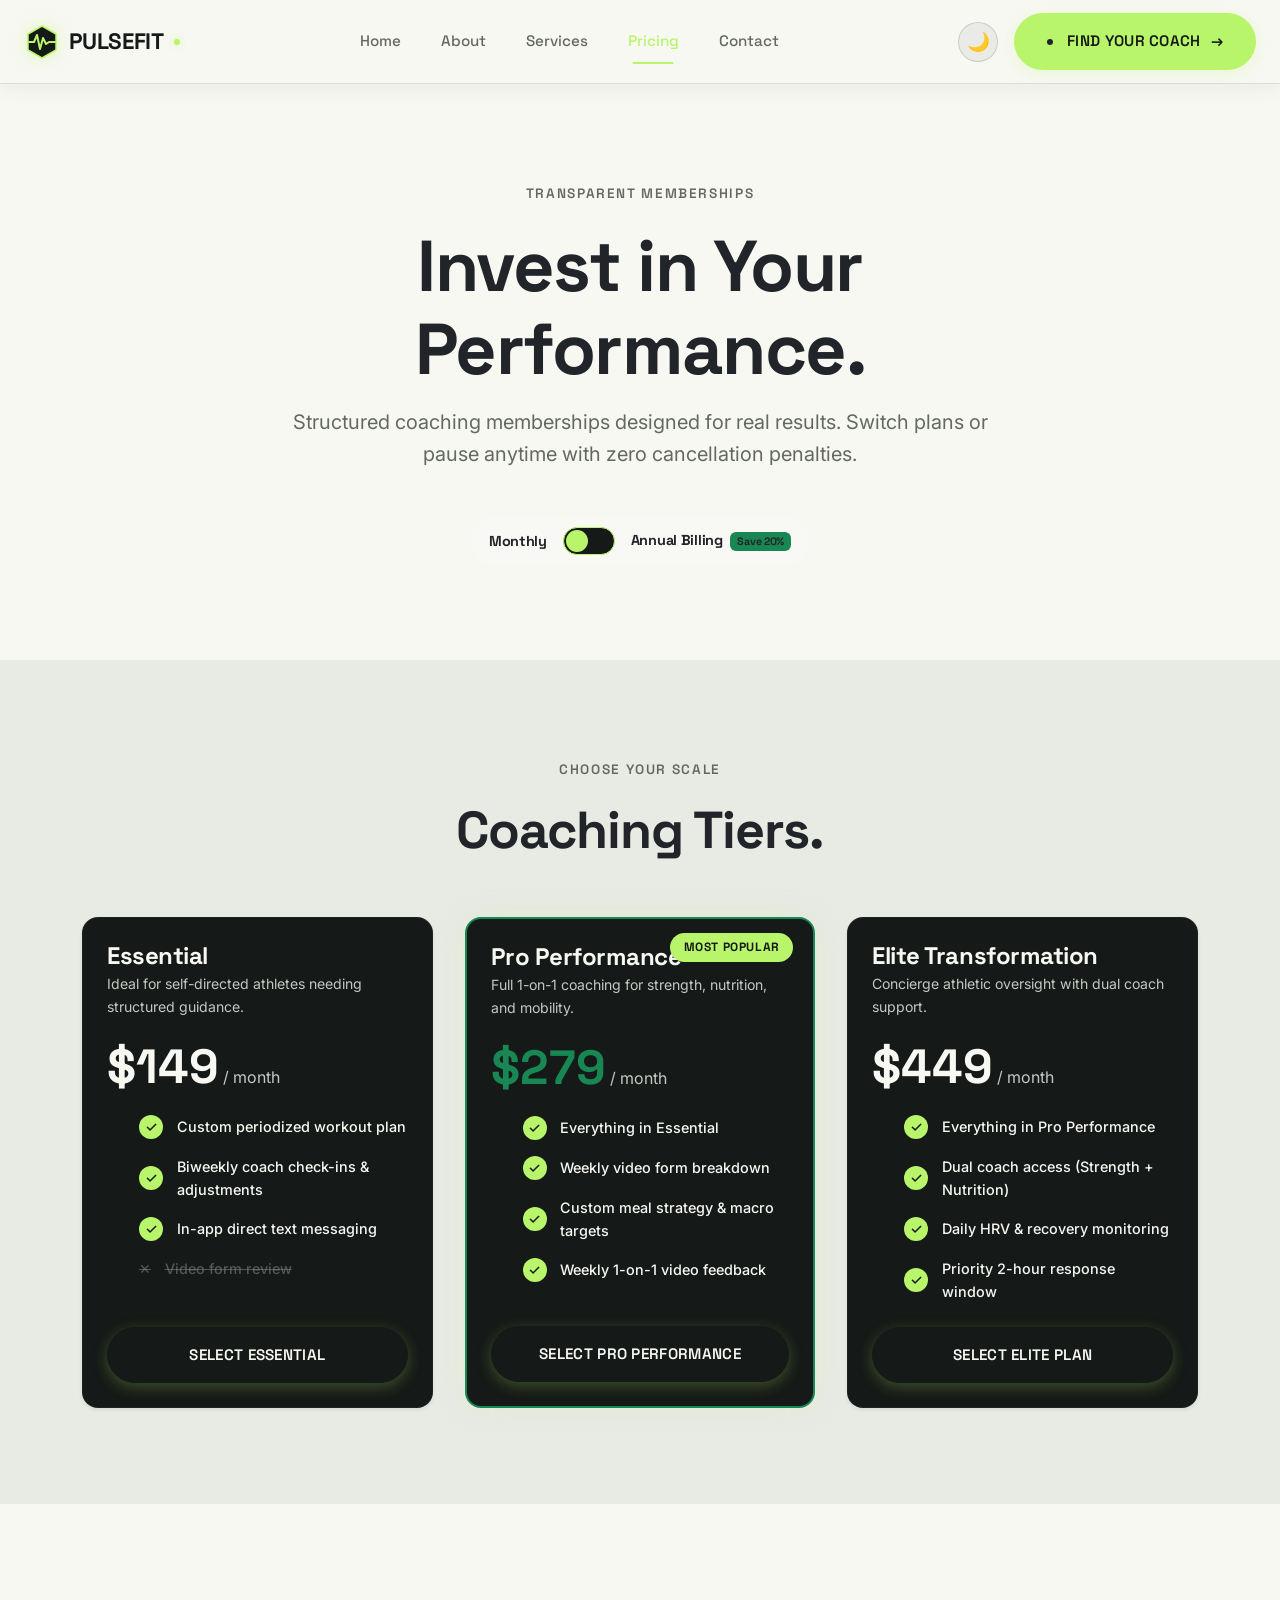
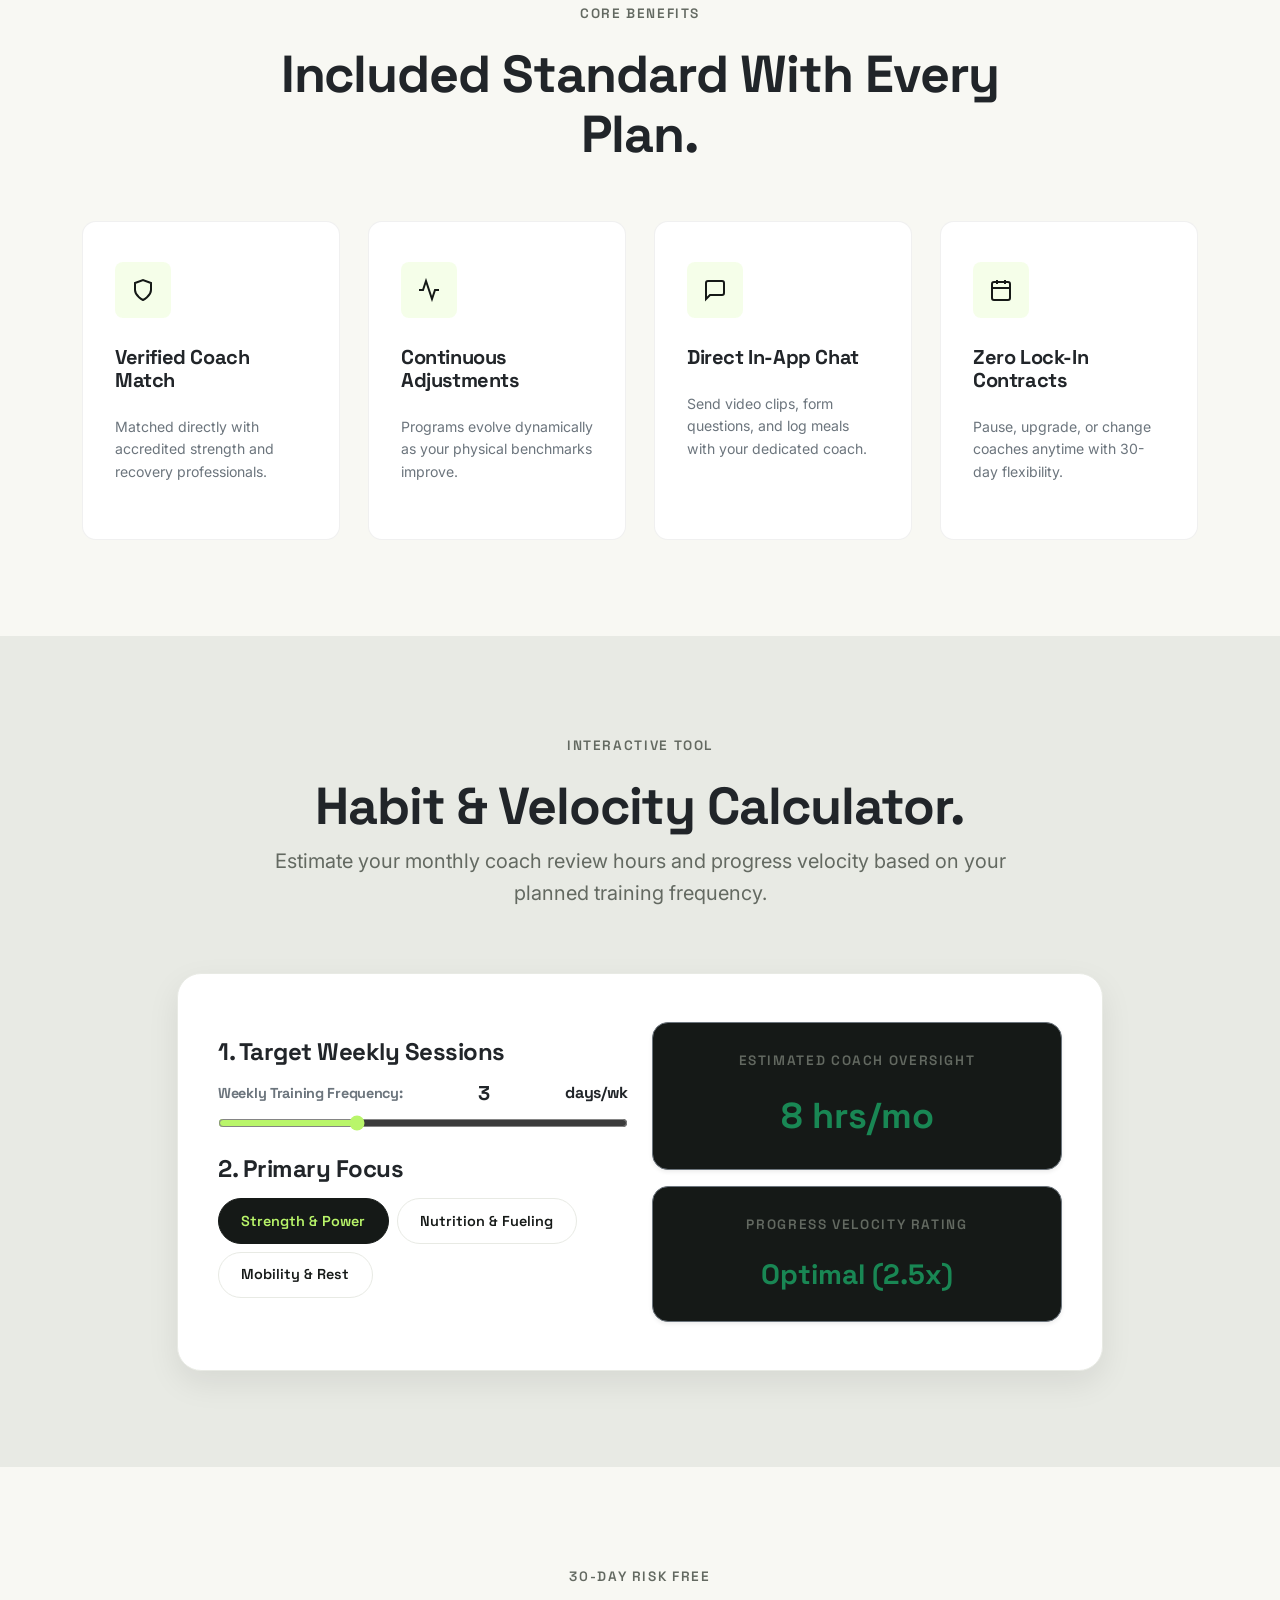
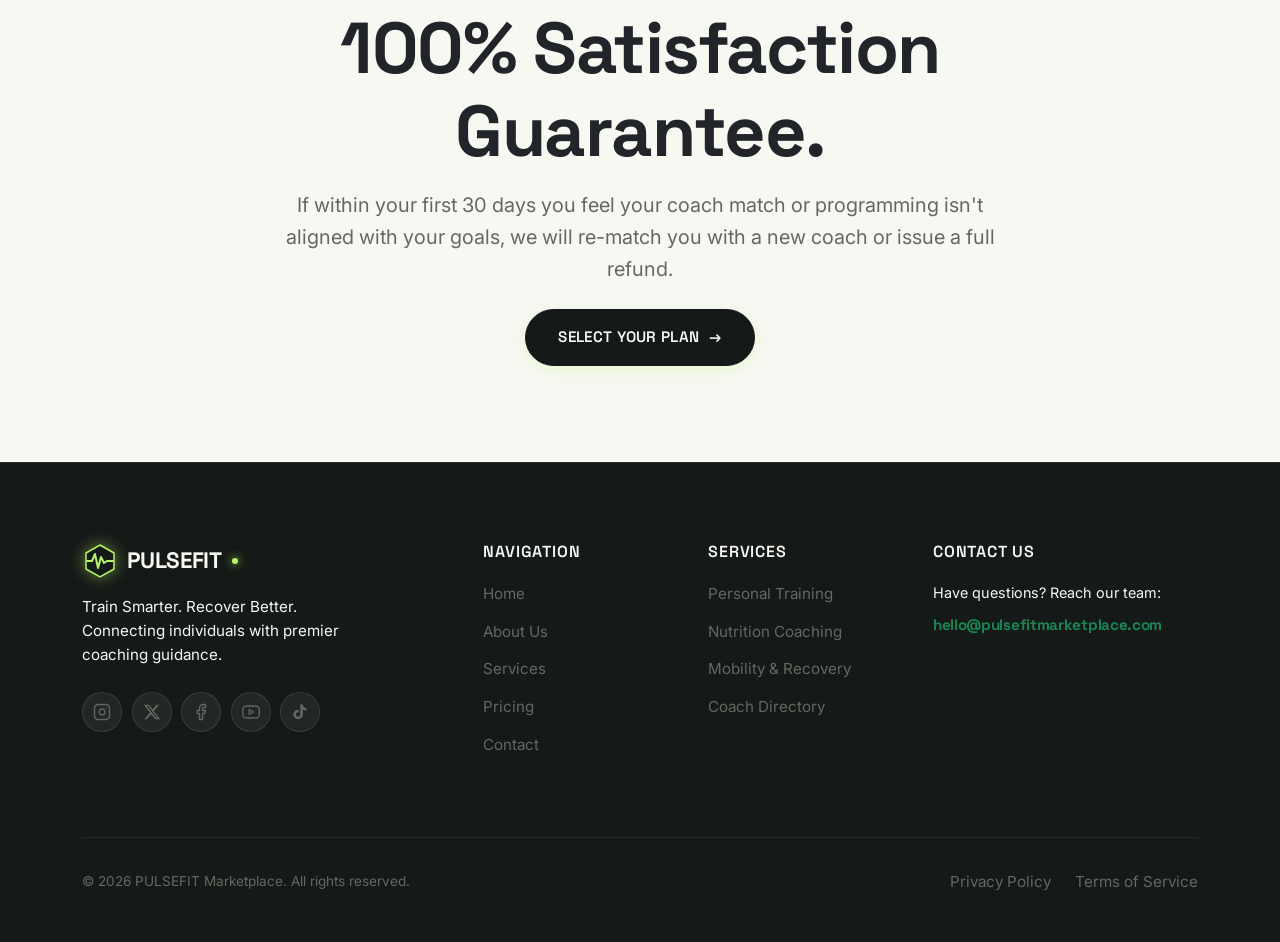
<file: pricing.html>
<!DOCTYPE html>
<html lang="en">
<head>
  <meta charset="UTF-8">
  <meta name="viewport" content="width=device-width, initial-scale=1.0">
  <title>Coaching Plans & Membership — PULSEFIT Marketplace</title>
  <meta name="description" content="Explore transparent coaching plans for strength, nutrition, and recovery. Choose monthly or annual options with zero lock-in contracts.">
  
  <!-- Favicon -->
  <link rel="icon" type="image/svg+xml" href="assets/images/favicon.svg">
  <!-- Google Fonts CDN -->
  <link rel="preconnect" href="https://fonts.googleapis.com">
  <link rel="preconnect" href="https://fonts.gstatic.com" crossorigin>
  <link href="https://fonts.googleapis.com/css2?family=Inter:wght@300;400;500;600;700&family=Space+Grotesk:wght@500;600;700&display=swap" rel="stylesheet">
  
  <!-- Bootstrap 5 CDN -->
  <link href="https://cdn.jsdelivr.net/npm/bootstrap@5.3.2/dist/css/bootstrap.min.css" rel="stylesheet">
  
  <!-- Custom CSS -->
  <link rel="stylesheet" href="assets/css/style.css">
</head>
<body>

  <!-- GLOBAL NAVBAR (Solid state on interior pages) -->
  <header class="pulse-header solid-nav" role="banner">
    <div class="pulse-nav-container">
      <a href="index.html" class="brand-logo" aria-label="PULSEFIT Homepage">
        <span class="brand-icon" aria-hidden="true">
          <svg width="36" height="36" viewBox="0 0 36 36" fill="none" xmlns="http://www.w3.org/2000/svg">
            <path d="M18 2L32 10V26L18 34L4 26V10L18 2Z" fill="#151917" stroke="#B9F56A" stroke-width="1.5"/>
            <polyline points="5,18 10,18 13,11 16,25 19,14 22,20 25,18 31,18" stroke="#B9F56A" stroke-width="2" stroke-linecap="round" stroke-linejoin="round" fill="none"/>
          </svg>
        </span>
        <span class="brand-wordmark">
          <span class="brand-wordmark-pulse">PULSE</span><span class="brand-wordmark-fit">FIT</span>
        </span>
        <span class="brand-dot"></span>
      </a>

      <nav class="desktop-nav-links" aria-label="Main Navigation">
        <a href="index.html" class="desktop-nav-link">Home</a>
        <a href="about.html" class="desktop-nav-link">About</a>
        <a href="services.html" class="desktop-nav-link">Services</a>
        <a href="pricing.html" class="desktop-nav-link active">Pricing</a>
        <a href="contact.html" class="desktop-nav-link">Contact</a>
      </nav>

      <div class="desktop-header-cta d-flex align-items-center gap-3">
        <button class="theme-toggle-btn" id="theme-toggle" aria-label="Toggle dark/light theme" title="Switch Theme">
          <span class="theme-toggle-icon moon-icon">🌙</span>
          <span class="theme-toggle-icon sun-icon d-none">☀️</span>
        </button>
        <a href="services.html#coach-directory" class="btn-pulse btn-pulse-primary pulse-badge-glow">
          <span class="d-inline-block rounded-circle bg-dark" style="width:6px; height:6px; margin-right:4px;"></span> Find Your Coach <span class="btn-icon">→</span>
        </a>
      </div>


      <button class="mobile-toggle-btn" aria-label="Toggle Navigation Menu" aria-expanded="false" aria-controls="mobileOverlay">
        <span class="hamburger-box">
          <span class="hamburger-line"></span>
          <span class="hamburger-line"></span>
          <span class="hamburger-line"></span>
        </span>
      </button>
    </div>
  </header>

  <!-- MOBILE OVERLAY MENU -->
  <div id="mobileOverlay" class="mobile-overlay" aria-hidden="true" role="dialog" aria-modal="true" aria-label="Mobile Navigation">
    <ul class="mobile-nav-list">
      <li class="mobile-nav-item">
        <a href="index.html" class="mobile-nav-link">
          <span class="nav-num">01 —</span> Home
        </a>
      </li>
      <li class="mobile-nav-item">
        <a href="about.html" class="mobile-nav-link">
          <span class="nav-num">02 —</span> About
        </a>
      </li>
      <li class="mobile-nav-item">
        <a href="services.html" class="mobile-nav-link">
          <span class="nav-num">03 —</span> Services
        </a>
      </li>
      <li class="mobile-nav-item">
        <a href="pricing.html" class="mobile-nav-link active">
          <span class="nav-num">04 —</span> Pricing
        </a>
      </li>
      <li class="mobile-nav-item">
        <a href="contact.html" class="mobile-nav-link">
          <span class="nav-num">05 —</span> Contact
        </a>
      </li>
    </ul>

    <div class="mobile-overlay-footer">
      <div class="d-flex align-items-center justify-content-between mb-3">
        <span class="mobile-tagline font-heading mb-0" style="font-size:0.85rem; color:var(--color-graphite);">Switch Theme</span>
        <button class="theme-toggle-btn mobile-theme-toggle" aria-label="Toggle dark/light theme" title="Switch Theme">
          <span class="theme-toggle-icon moon-icon">🌙</span>
          <span class="theme-toggle-icon sun-icon d-none">☀️</span>
        </button>
      </div>
      <a href="contact.html" class="btn-pulse btn-pulse-primary w-100 text-center">Get Started Today</a>
    </div>
  </div>

  <main style="padding-top: var(--nav-height);">
    <!-- UNIQUE SECTION 01 — PRICING HERO & BILLING TOGGLE -->
    <section class="section-padding bg-warm-white" aria-labelledby="pricing-hero-heading">
      <div class="container text-center">
        <div class="row justify-content-center">
          <div class="col-lg-8">
            <span class="text-label text-label-dark">TRANSPARENT MEMBERSHIPS</span>
            <h1 id="pricing-hero-heading" class="h1-display text-dark mt-2 mb-3">Invest in Your Performance.</h1>
            <p class="lead-text text-graphite mb-4">
              Structured coaching memberships designed for real results. Switch plans or pause anytime with zero cancellation penalties.
            </p>

            <!-- Billing Toggle Widget -->
            <div class="billing-toggle-wrapper">
              <span class="text-dark font-heading fw-bold" style="font-size:0.9rem;">Monthly</span>
              <div id="billingToggle" class="toggle-switch" role="switch" aria-checked="false" aria-label="Toggle annual billing discount">
                <div class="toggle-slider"></div>
              </div>
              <span class="text-dark font-heading fw-bold" style="font-size:0.9rem;">Annual Billing <span class="badge bg-success text-dark ms-1">Save 20%</span></span>
            </div>
          </div>
        </div>
      </div>
    </section>

    <!-- UNIQUE SECTION 02 — PRICING CARDS (3 TIERS WITH ANIMATIONS) -->
    <section class="section-padding bg-soft-gray" aria-labelledby="plans-heading">
      <div class="container">
        <div class="row text-center mb-5 justify-content-center">
          <div class="col-lg-8">
            <span class="text-label text-label-dark">CHOOSE YOUR SCALE</span>
            <h2 id="plans-heading" class="h2-display text-dark mt-2">Coaching Tiers.</h2>
          </div>
        </div>

        <div class="pulse-grid-3 reveal-stagger">
          <!-- Tier 1: Essential -->
          <div class="pricing-card border border-secondary border-opacity-10 shadow-sm p-4 rounded-4">
            <h3 class="h4 text-dark font-heading mb-1">Essential</h3>
            <p class="text-secondary mb-4" style="font-size:0.88rem;">Ideal for self-directed athletes needing structured guidance.</p>
            
            <div class="mb-4">
              <span class="price-display text-dark">$<span class="price-val text-dark" data-monthly="149" data-annual="119">149</span></span>
              <span class="price-period text-secondary">/ month</span>
            </div>

            <ul class="feature-check-list mb-4 flex-grow-1" style="margin:0 0 2rem 0;">
              <li class="feature-check-item text-dark" style="font-size:0.9rem;">
                <span class="check-icon-circle">✓</span>
                Custom periodized workout plan
              </li>
              <li class="feature-check-item text-dark" style="font-size:0.9rem;">
                <span class="check-icon-circle">✓</span>
                Biweekly coach check-ins & adjustments
              </li>
              <li class="feature-check-item text-dark" style="font-size:0.9rem;">
                <span class="check-icon-circle">✓</span>
                In-app direct text messaging
              </li>
              <li class="feature-check-item text-secondary opacity-50" style="font-size:0.9rem; text-decoration:line-through;">
                <span>✕</span> Video form review
              </li>
            </ul>

            <a href="contact.html?plan=Essential" class="btn-pulse btn-pulse-dark w-100">
              Select Essential
            </a>
          </div>

          <!-- Tier 2: Pro Performance (FEATURED) -->
          <div class="pricing-card featured border border-success border-2 shadow-md p-4 rounded-4 position-relative">
            <span class="pricing-badge">MOST POPULAR</span>
            <h3 class="h4 text-dark font-heading mb-1">Pro Performance</h3>
            <p class="text-secondary mb-4" style="font-size:0.88rem;">Full 1-on-1 coaching for strength, nutrition, and mobility.</p>
            
            <div class="mb-4">
              <span class="price-display text-success">$<span class="price-val" data-monthly="279" data-annual="223">279</span></span>
              <span class="price-period text-secondary">/ month</span>
            </div>

            <ul class="feature-check-list mb-4 flex-grow-1" style="margin:0 0 2rem 0;">
              <li class="feature-check-item text-dark" style="font-size:0.9rem;">
                <span class="check-icon-circle">✓</span>
                Everything in Essential
              </li>
              <li class="feature-check-item text-dark" style="font-size:0.9rem;">
                <span class="check-icon-circle">✓</span>
                Weekly video form breakdown
              </li>
              <li class="feature-check-item text-dark" style="font-size:0.9rem;">
                <span class="check-icon-circle">✓</span>
                Custom meal strategy & macro targets
              </li>
              <li class="feature-check-item text-dark" style="font-size:0.9rem;">
                <span class="check-icon-circle">✓</span>
                Weekly 1-on-1 video feedback
              </li>
            </ul>

            <a href="contact.html?plan=Pro" class="btn-pulse btn-pulse-dark w-100">
              Select Pro Performance
            </a>
          </div>

          <!-- Tier 3: Elite Transformation -->
          <div class="pricing-card border border-secondary border-opacity-10 shadow-sm p-4 rounded-4">
            <h3 class="h4 text-dark font-heading mb-1">Elite Transformation</h3>
            <p class="text-secondary mb-4" style="font-size:0.88rem;">Concierge athletic oversight with dual coach support.</p>
            
            <div class="mb-4">
              <span class="price-display text-dark">$<span class="price-val text-dark" data-monthly="449" data-annual="359">449</span></span>
              <span class="price-period text-secondary">/ month</span>
            </div>

            <ul class="feature-check-list mb-4 flex-grow-1" style="margin:0 0 2rem 0;">
              <li class="feature-check-item text-dark" style="font-size:0.9rem;">
                <span class="check-icon-circle">✓</span>
                Everything in Pro Performance
              </li>
              <li class="feature-check-item text-dark" style="font-size:0.9rem;">
                <span class="check-icon-circle">✓</span>
                Dual coach access (Strength + Nutrition)
              </li>
              <li class="feature-check-item text-dark" style="font-size:0.9rem;">
                <span class="check-icon-circle">✓</span>
                Daily HRV & recovery monitoring
              </li>
              <li class="feature-check-item text-dark" style="font-size:0.9rem;">
                <span class="check-icon-circle">✓</span>
                Priority 2-hour response window
              </li>
            </ul>

            <a href="contact.html?plan=Elite" class="btn-pulse btn-pulse-dark w-100">
              Select Elite Plan
            </a>
          </div>
        </div>
      </div>
    </section>

    <!-- UNIQUE SECTION 03 — INCLUDED WITH EVERY PLAN (MICRO-ANIMATIONS GRID) -->
    <section class="section-padding bg-warm-white" aria-labelledby="included-heading">
      <div class="container">
        <div class="row text-center mb-5 justify-content-center">
          <div class="col-lg-8">
            <span class="text-label text-label-dark">CORE BENEFITS</span>
            <h2 id="included-heading" class="h2-display text-dark mt-2">Included Standard With Every Plan.</h2>
          </div>
        </div>

        <div class="pulse-grid-4 reveal-stagger">
          <div class="pillar-card">
            <div class="pillar-icon-box mb-2">
              <svg width="24" height="24" viewBox="0 0 24 24" fill="none" stroke="currentColor" stroke-width="2"><path d="M12 22s8-4 8-10V5l-8-3-8 3v7c0 6 8 10 8 10z"/></svg>
            </div>
            <h3 class="h5 font-heading text-dark mb-1">Verified Coach Match</h3>
            <p class="text-secondary" style="font-size:0.88rem;">Matched directly with accredited strength and recovery professionals.</p>
          </div>

          <div class="pillar-card">
            <div class="pillar-icon-box mb-2">
              <svg width="24" height="24" viewBox="0 0 24 24" fill="none" stroke="currentColor" stroke-width="2"><path d="M22 12h-4l-3 9L9 3l-3 9H2"/></svg>
            </div>
            <h3 class="h5 font-heading text-dark mb-1">Continuous Adjustments</h3>
            <p class="text-secondary" style="font-size:0.88rem;">Programs evolve dynamically as your physical benchmarks improve.</p>
          </div>

          <div class="pillar-card">
            <div class="pillar-icon-box mb-2">
              <svg width="24" height="24" viewBox="0 0 24 24" fill="none" stroke="currentColor" stroke-width="2"><path d="M21 15a2 2 0 0 1-2 2H7l-4 4V5a2 2 0 0 1 2-2h14a2 2 0 0 1 2 2z"/></svg>
            </div>
            <h3 class="h5 font-heading text-dark mb-1">Direct In-App Chat</h3>
            <p class="text-secondary" style="font-size:0.88rem;">Send video clips, form questions, and log meals with your dedicated coach.</p>
          </div>

          <div class="pillar-card">
            <div class="pillar-icon-box mb-2">
              <svg width="24" height="24" viewBox="0 0 24 24" fill="none" stroke="currentColor" stroke-width="2"><rect x="3" y="4" width="18" height="18" rx="2" ry="2"/><line x1="16" y1="2" x2="16" y2="6"/><line x1="8" y1="2" x2="8" y2="6"/><line x1="3" y1="10" x2="21" y2="10"/></svg>
            </div>
            <h3 class="h5 font-heading text-dark mb-1">Zero Lock-In Contracts</h3>
            <p class="text-secondary" style="font-size:0.88rem;">Pause, upgrade, or change coaches anytime with 30-day flexibility.</p>
          </div>
        </div>
      </div>
    </section>

    <!-- UNIQUE SECTION 04 — INTERACTIVE HABIT & GOAL IMPACT CALCULATOR -->
    <section class="section-padding bg-soft-gray" aria-labelledby="calc-heading">
      <div class="container">
        <div class="row text-center mb-5 justify-content-center">
          <div class="col-lg-8">
            <span class="text-label text-label-dark">INTERACTIVE TOOL</span>
            <h2 id="calc-heading" class="h2-display text-dark mt-2">Habit & Velocity Calculator.</h2>
            <p class="lead-text mt-2">Estimate your monthly coach review hours and progress velocity based on your planned training frequency.</p>
          </div>
        </div>

        <div class="row justify-content-center">
          <div class="col-lg-10">
            <div class="calc-card reveal-on-scroll">
              <div class="row g-4 align-items-center">
                <div class="col-lg-6">
                  <h3 class="h4 font-heading text-dark mb-3">1. Target Weekly Sessions</h3>
                  <div class="d-flex align-items-center justify-content-between mb-2">
                    <span class="text-secondary font-heading" style="font-size:0.9rem;">Weekly Training Frequency:</span>
                    <span id="calcDaysVal" class="fw-bold font-heading text-dark" style="font-size:1.25rem;">3</span> <span class="font-heading text-dark">days/wk</span>
                  </div>
                  <input type="range" id="calcDaysSlider" class="calc-range-slider mb-4" min="2" max="5" value="3" step="1">

                  <h3 class="h4 font-heading text-dark mb-3">2. Primary Focus</h3>
                  <div class="d-flex gap-2 flex-wrap mb-2">
                    <button class="filter-btn calc-goal-btn active" data-goal="strength">Strength & Power</button>
                    <button class="filter-btn calc-goal-btn" data-goal="nutrition">Nutrition & Fueling</button>
                    <button class="filter-btn calc-goal-btn" data-goal="mobility">Mobility & Rest</button>
                  </div>
                </div>

                <div class="col-lg-6">
                  <div class="d-flex flex-column gap-3">
                    <div class="calc-stat-box border border-secondary border-opacity-15 shadow-sm p-4 rounded-4">
                      <span class="text-label text-label-dark">ESTIMATED COACH OVERSIGHT</span>
                      <div id="calcHoursVal" class="calc-stat-num text-success mt-1">8 hrs/mo</div>
                    </div>
                    <div class="calc-stat-box border border-secondary border-opacity-15 shadow-sm p-4 rounded-4">
                      <span class="text-label text-label-dark">PROGRESS VELOCITY RATING</span>
                      <div id="calcVelocityVal" class="calc-stat-num text-success mt-1" style="font-size:1.75rem;">Optimal (2.5x)</div>
                    </div>
                  </div>
                </div>
              </div>
            </div>
          </div>
        </div>
      </div>
    </section>

    <!-- UNIQUE SECTION 05 — MEMBERSHIP GUARANTEE & FINAL CTA -->
    <section class="section-padding bg-warm-white text-center" aria-labelledby="guarantee-heading">
      <div class="container">
        <div class="row justify-content-center">
          <div class="col-lg-8">
            <span class="text-label text-label-dark">30-DAY RISK FREE</span>
            <h2 id="guarantee-heading" class="h1-display text-dark mt-2 mb-3">100% Satisfaction Guarantee.</h2>
            <p class="lead-text text-graphite mb-4">
              If within your first 30 days you feel your coach match or programming isn't aligned with your goals, we will re-match you with a new coach or issue a full refund.
            </p>
            <a href="contact.html" class="btn-pulse btn-pulse-dark">
              SELECT YOUR PLAN <span class="btn-icon">→</span>
            </a>
          </div>
        </div>
      </div>
    </section>
  </main>

  <!-- FOOTER -->
  <footer class="pulse-footer" role="contentinfo">
    <div class="container">
      <div class="footer-top-grid">
        <div>
          <a href="index.html" class="brand-logo text-white mb-3">
            <span class="brand-icon" aria-hidden="true">
          <svg width="36" height="36" viewBox="0 0 36 36" fill="none" xmlns="http://www.w3.org/2000/svg">
            <path d="M18 2L32 10V26L18 34L4 26V10L18 2Z" fill="#151917" stroke="#B9F56A" stroke-width="1.5"/>
            <polyline points="5,18 10,18 13,11 16,25 19,14 22,20 25,18 31,18" stroke="#B9F56A" stroke-width="2" stroke-linecap="round" stroke-linejoin="round" fill="none"/>
          </svg>
        </span>
        <span class="brand-wordmark">
          <span class="brand-wordmark-pulse">PULSE</span><span class="brand-wordmark-fit">FIT</span>
        </span>
        <span class="brand-dot"></span>
          </a>
          <p class="text-graphite mb-0" style="font-size:0.95rem; max-width:280px;">
            Train Smarter. Recover Better.<br>Connecting individuals with premier coaching guidance.
          </p>
          <!-- Social Icons -->
          <div class="footer-social-row">
            <!-- Instagram -->
            <a href="#" class="footer-social-btn" aria-label="Follow PULSEFIT on Instagram">
              <svg width="18" height="18" viewBox="0 0 24 24" fill="none" stroke="currentColor" stroke-width="1.8" stroke-linecap="round" stroke-linejoin="round">
                <rect x="2" y="2" width="20" height="20" rx="5" ry="5"/><path d="M16 11.37A4 4 0 1 1 12.63 8 4 4 0 0 1 16 11.37z"/><line x1="17.5" y1="6.5" x2="17.51" y2="6.5"/>
              </svg>
            </a>
            <!-- Twitter / X -->
            <a href="#" class="footer-social-btn" aria-label="Follow PULSEFIT on X">
              <svg width="18" height="18" viewBox="0 0 24 24" fill="currentColor">
                <path d="M18.244 2.25h3.308l-7.227 8.26 8.502 11.24H16.17l-5.214-6.817L4.99 21.75H1.68l7.73-8.835L1.254 2.25H8.08l4.713 6.231zm-1.161 17.52h1.833L7.084 4.126H5.117z"/>
              </svg>
            </a>
            <!-- Facebook -->
            <a href="#" class="footer-social-btn" aria-label="Follow PULSEFIT on Facebook">
              <svg width="18" height="18" viewBox="0 0 24 24" fill="none" stroke="currentColor" stroke-width="1.8" stroke-linecap="round" stroke-linejoin="round">
                <path d="M18 2h-3a5 5 0 0 0-5 5v3H7v4h3v8h4v-8h3l1-4h-4V7a1 1 0 0 1 1-1h3z"/>
              </svg>
            </a>
            <!-- YouTube -->
            <a href="#" class="footer-social-btn" aria-label="Subscribe to PULSEFIT on YouTube">
              <svg width="18" height="18" viewBox="0 0 24 24" fill="none" stroke="currentColor" stroke-width="1.8" stroke-linecap="round" stroke-linejoin="round">
                <path d="M22.54 6.42a2.78 2.78 0 0 0-1.95-1.96C18.88 4 12 4 12 4s-6.88 0-8.59.46A2.78 2.78 0 0 0 1.46 6.42 29 29 0 0 0 1 12a29 29 0 0 0 .46 5.58 2.78 2.78 0 0 0 1.95 1.96C5.12 20 12 20 12 20s6.88 0 8.59-.46a2.78 2.78 0 0 0 1.95-1.96A29 29 0 0 0 23 12a29 29 0 0 0-.46-5.58z"/><polygon points="9.75 15.02 15.5 12 9.75 8.98 9.75 15.02"/>
              </svg>
            </a>
            <!-- TikTok -->
            <a href="#" class="footer-social-btn" aria-label="Follow PULSEFIT on TikTok">
              <svg width="18" height="18" viewBox="0 0 24 24" fill="currentColor">
                <path d="M19.59 6.69a4.83 4.83 0 0 1-3.77-4.25V2h-3.45v13.67a2.89 2.89 0 0 1-2.88 2.5 2.89 2.89 0 0 1-2.89-2.89 2.89 2.89 0 0 1 2.89-2.89c.28 0 .54.04.79.1V9.01a6.34 6.34 0 0 0-.79-.05 6.34 6.34 0 0 0-6.34 6.34 6.34 6.34 0 0 0 6.34 6.34 6.34 6.34 0 0 0 6.33-6.34V8.69a8.18 8.18 0 0 0 4.78 1.52V6.76a4.85 4.85 0 0 1-1.01-.07z"/>
              </svg>
            </a>
          </div>
        </div>

        <div>
          <h4 class="footer-col-title">Navigation</h4>
          <ul class="footer-links">
            <li><a href="index.html" class="footer-link">Home</a></li>
            <li><a href="about.html" class="footer-link">About Us</a></li>
            <li><a href="services.html" class="footer-link">Services</a></li>
            <li><a href="pricing.html" class="footer-link">Pricing</a></li>
            <li><a href="contact.html" class="footer-link">Contact</a></li>
          </ul>
        </div>

        <div>
          <h4 class="footer-col-title">Services</h4>
          <ul class="footer-links">
            <li><a href="services.html#training" class="footer-link">Personal Training</a></li>
            <li><a href="services.html#nutrition" class="footer-link">Nutrition Coaching</a></li>
            <li><a href="services.html#recovery" class="footer-link">Mobility & Recovery</a></li>
            <li><a href="services.html#coach-directory" class="footer-link">Coach Directory</a></li>
          </ul>
        </div>

        <div>
          <h4 class="footer-col-title">Contact Us</h4>
          <p class="text-graphite mb-2" style="font-size:0.9rem;">Have questions? Reach our team:</p>
          <a href="mailto:hello@pulsefitmarketplace.com" class="text-success font-heading text-decoration-none" style="font-size:0.95rem;">hello@pulsefitmarketplace.com</a>
        </div>
      </div>

      <div class="footer-bottom">
        <div>© 2026 PULSEFIT Marketplace. All rights reserved.</div>
        <div class="d-flex gap-4">
          <a href="#" class="footer-link">Privacy Policy</a>
          <a href="#" class="footer-link">Terms of Service</a>
        </div>
      </div>
    </div>
  </footer>

  <!-- DYNAMIC MODAL CONTAINER -->
  <div id="pulseDetailModal" class="modal-backdrop-custom" aria-hidden="true" role="dialog" aria-modal="true">
    <div class="modal-content-custom">
      <button class="modal-close-btn" aria-label="Close modal window">✕</button>
      <div class="modal-body-dynamic"></div>
    </div>
  </div>

  <button class="back-to-top-btn" aria-label="Scroll to top of page">↑</button>

  <script src="https://cdn.jsdelivr.net/npm/bootstrap@5.3.2/dist/js/bootstrap.bundle.min.js"></script>
  <script src="assets/js/main.js"></script>
</body>
</html>
</file>
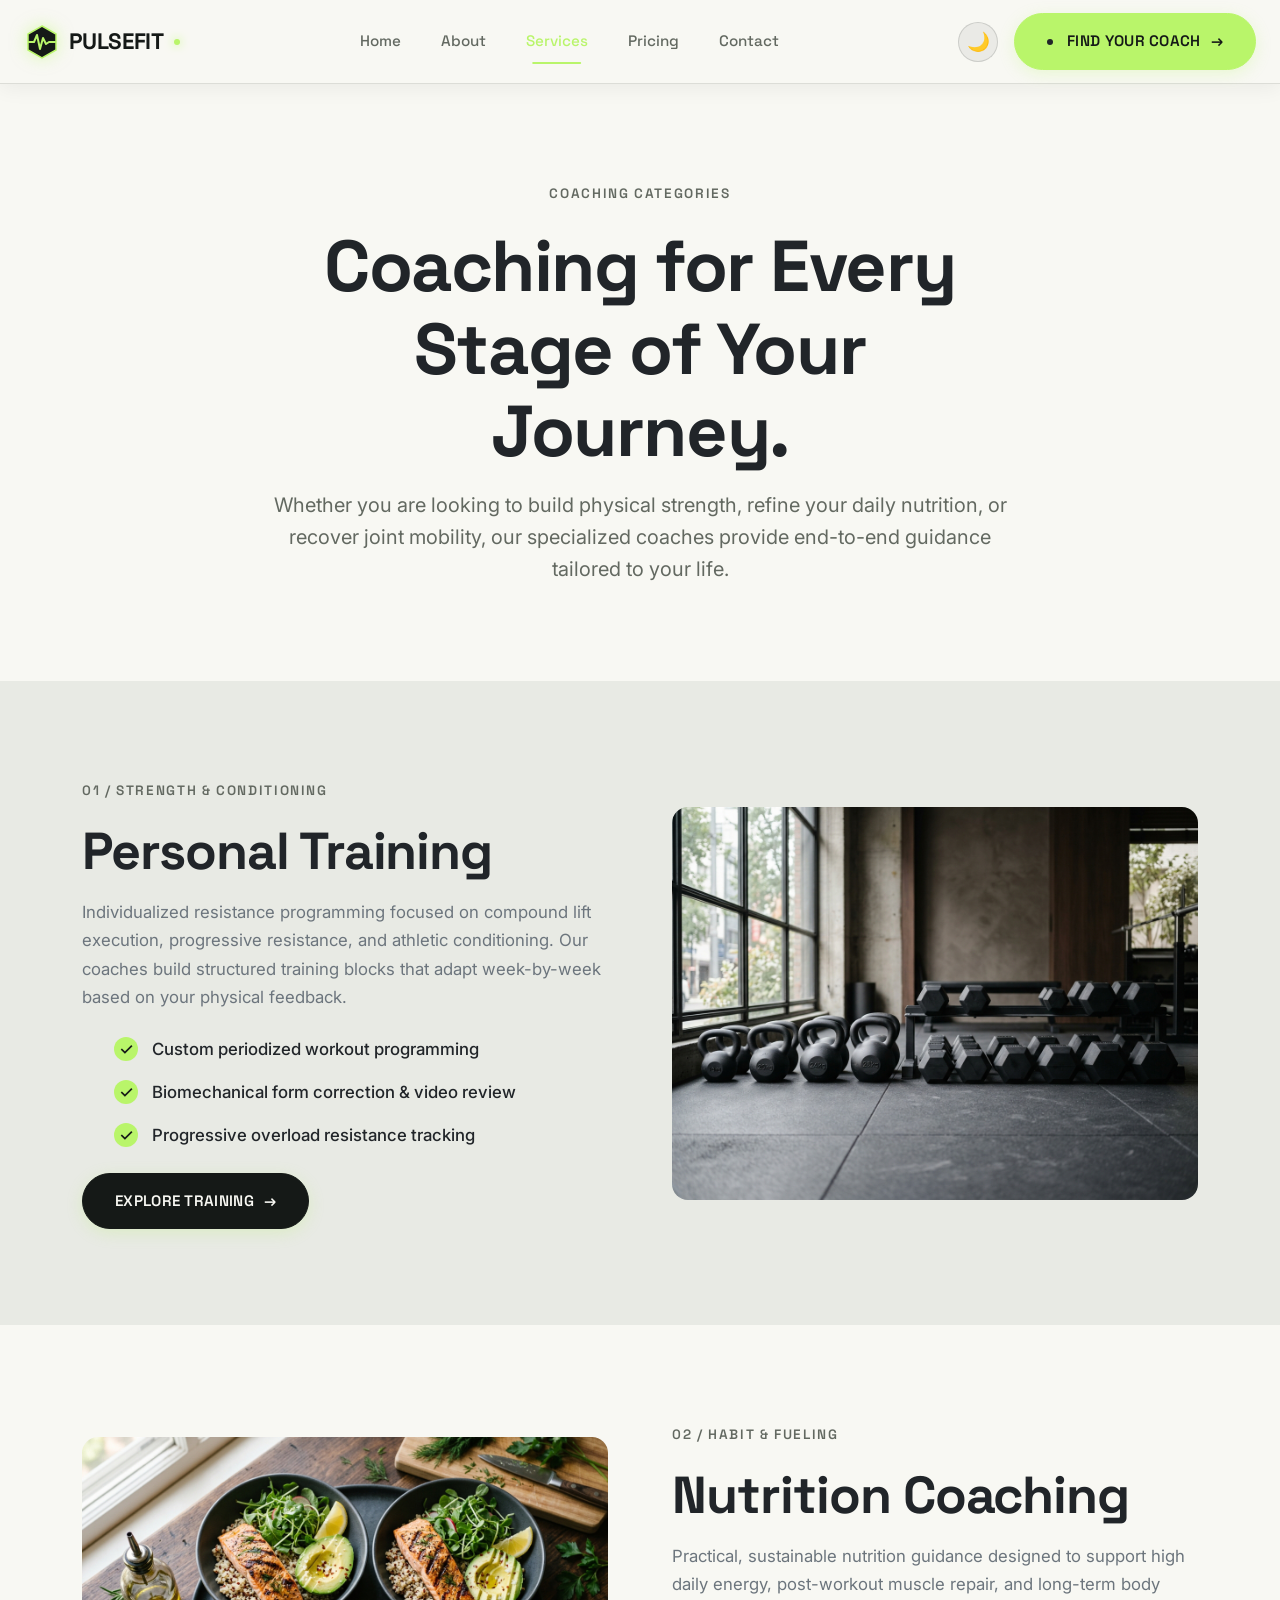
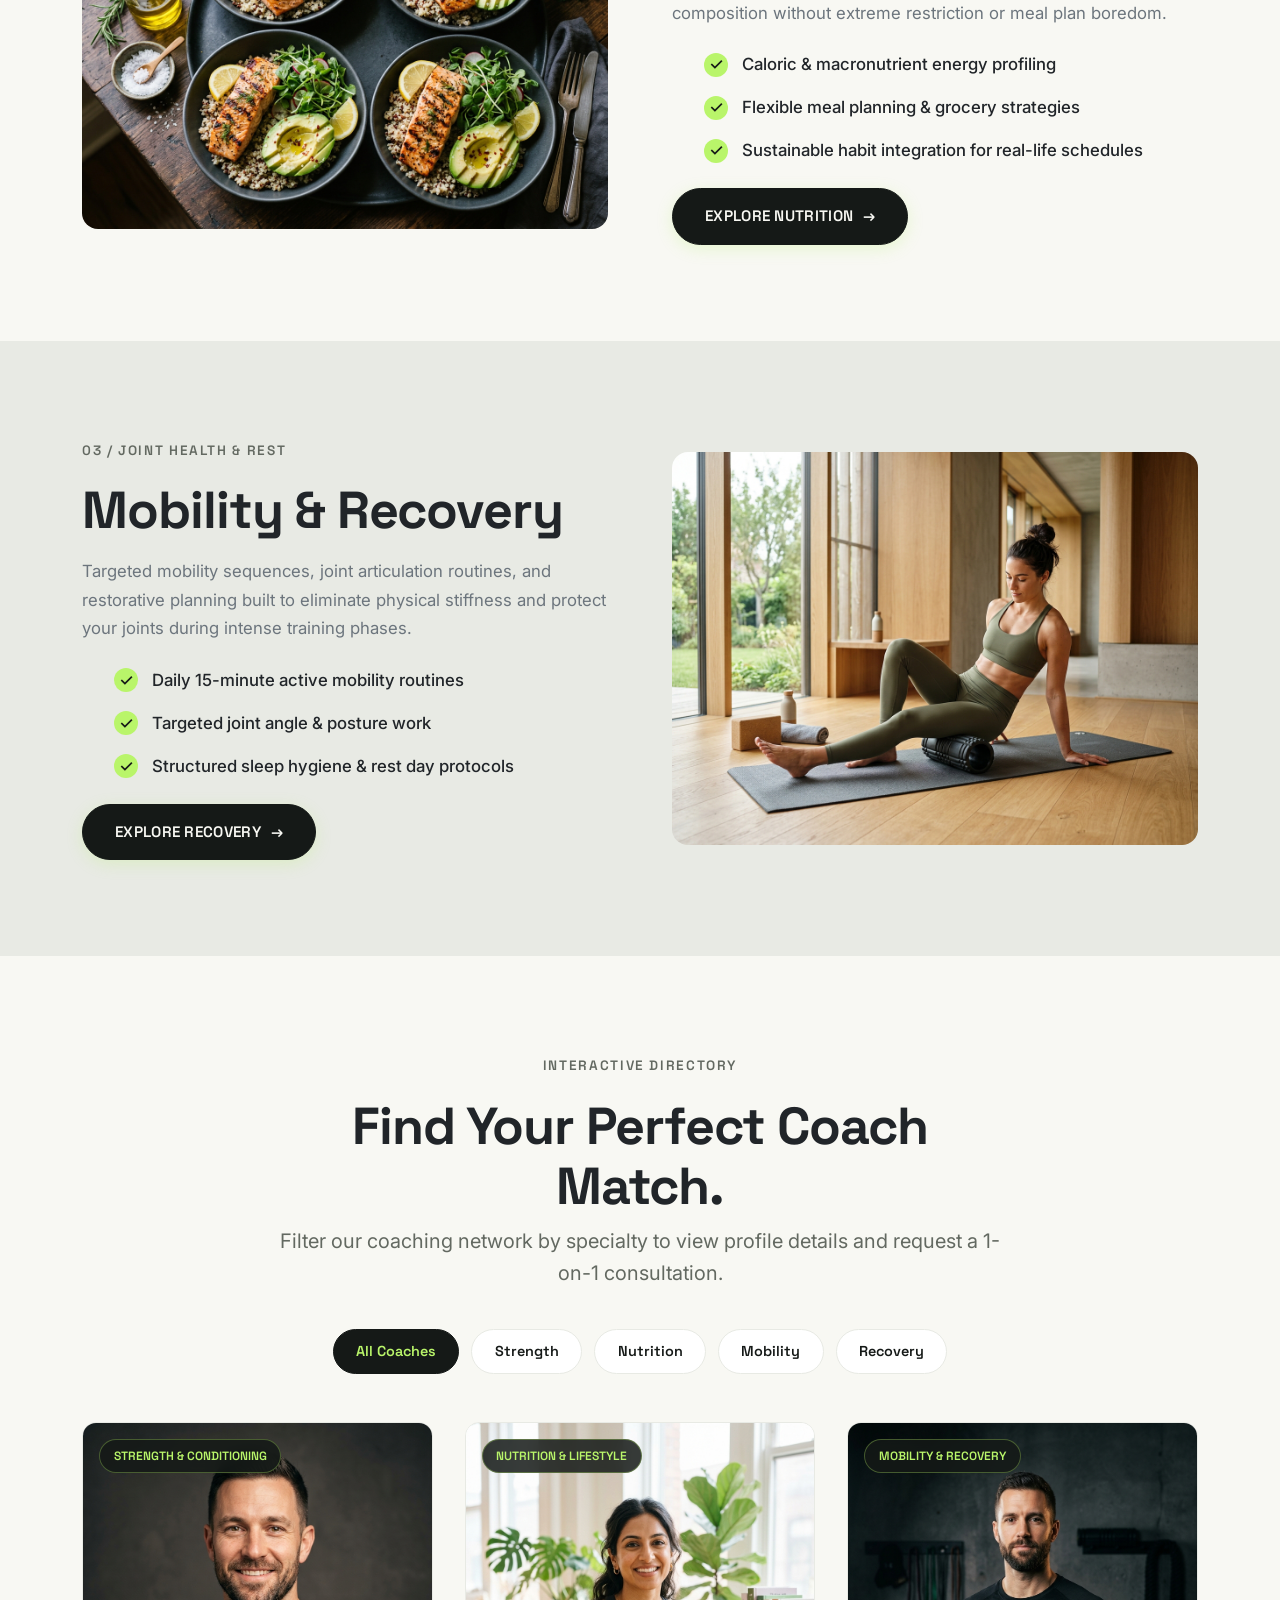
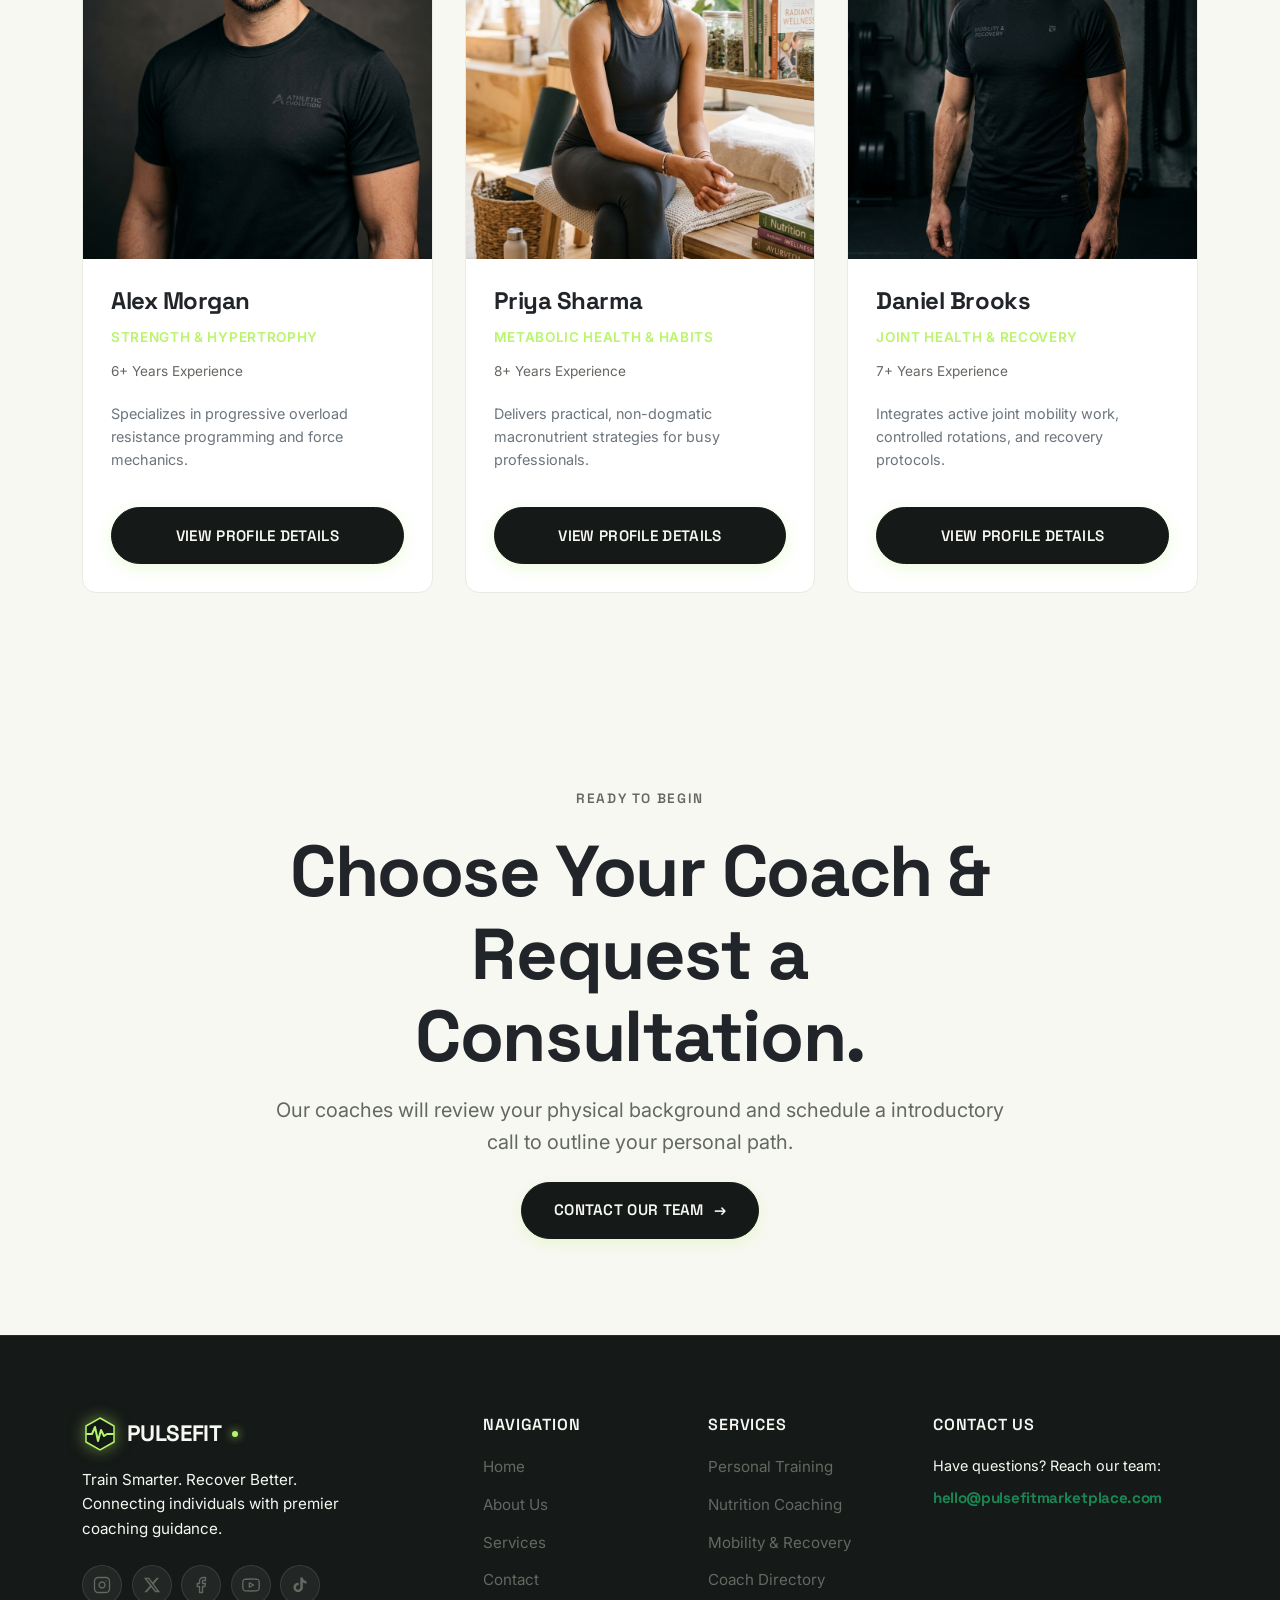
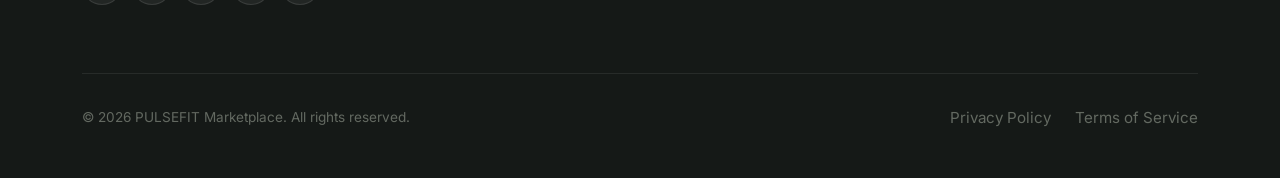
<file: services.html>
<!DOCTYPE html>
<html lang="en">
<head>
  <meta charset="UTF-8">
  <meta name="viewport" content="width=device-width, initial-scale=1.0">
  <title>Coaching Services — PULSEFIT Marketplace</title>
  <meta name="description" content="Explore personalized coaching programs across Personal Training, Nutrition Strategy, and Mobility & Recovery. Find your coach today.">
  
  <!-- Favicon -->
  <link rel="icon" type="image/svg+xml" href="assets/images/favicon.svg">
  <!-- Google Fonts CDN -->
  <link rel="preconnect" href="https://fonts.googleapis.com">
  <link rel="preconnect" href="https://fonts.gstatic.com" crossorigin>
  <link href="https://fonts.googleapis.com/css2?family=Inter:wght@300;400;500;600;700&family=Space+Grotesk:wght@500;600;700&display=swap" rel="stylesheet">
  
  <!-- Bootstrap 5 CDN -->
  <link href="https://cdn.jsdelivr.net/npm/bootstrap@5.3.2/dist/css/bootstrap.min.css" rel="stylesheet">
  
  <!-- Custom CSS -->
  <link rel="stylesheet" href="assets/css/style.css">
</head>
<body>

  <!-- GLOBAL NAVBAR (Solid state on interior pages) -->
  <header class="pulse-header solid-nav" role="banner">
    <div class="pulse-nav-container">
      <a href="index.html" class="brand-logo" aria-label="PULSEFIT Homepage">
        <span class="brand-icon" aria-hidden="true">
          <svg width="36" height="36" viewBox="0 0 36 36" fill="none" xmlns="http://www.w3.org/2000/svg">
            <path d="M18 2L32 10V26L18 34L4 26V10L18 2Z" fill="#151917" stroke="#B9F56A" stroke-width="1.5"/>
            <polyline points="5,18 10,18 13,11 16,25 19,14 22,20 25,18 31,18" stroke="#B9F56A" stroke-width="2" stroke-linecap="round" stroke-linejoin="round" fill="none"/>
          </svg>
        </span>
        <span class="brand-wordmark">
          <span class="brand-wordmark-pulse">PULSE</span><span class="brand-wordmark-fit">FIT</span>
        </span>
        <span class="brand-dot"></span>
      </a>

      <nav class="desktop-nav-links" aria-label="Main Navigation">
        <a href="index.html" class="desktop-nav-link">Home</a>
        <a href="about.html" class="desktop-nav-link">About</a>
        <a href="services.html" class="desktop-nav-link active">Services</a>
        <a href="pricing.html" class="desktop-nav-link">Pricing</a>
        <a href="contact.html" class="desktop-nav-link">Contact</a>
      </nav>

      <div class="desktop-header-cta d-flex align-items-center gap-3">
        <button class="theme-toggle-btn" id="theme-toggle" aria-label="Toggle dark/light theme" title="Switch Theme">
          <span class="theme-toggle-icon moon-icon">🌙</span>
          <span class="theme-toggle-icon sun-icon d-none">☀️</span>
        </button>
        <a href="services.html#coach-directory" class="btn-pulse btn-pulse-primary pulse-badge-glow">
          <span class="d-inline-block rounded-circle bg-dark" style="width:6px; height:6px; margin-right:4px;"></span> Find Your Coach <span class="btn-icon">→</span>
        </a>
      </div>


      <button class="mobile-toggle-btn" aria-label="Toggle Navigation Menu" aria-expanded="false" aria-controls="mobileOverlay">
        <span class="hamburger-box">
          <span class="hamburger-line"></span>
          <span class="hamburger-line"></span>
          <span class="hamburger-line"></span>
        </span>
      </button>
    </div>
  </header>

  <!-- MOBILE OVERLAY MENU -->
  <div id="mobileOverlay" class="mobile-overlay" aria-hidden="true" role="dialog" aria-modal="true" aria-label="Mobile Navigation">
    <ul class="mobile-nav-list">
      <li class="mobile-nav-item">
        <a href="index.html" class="mobile-nav-link">
          <span class="nav-num">01 —</span> Home
        </a>
      </li>
      <li class="mobile-nav-item">
        <a href="about.html" class="mobile-nav-link">
          <span class="nav-num">02 —</span> About
        </a>
      </li>
      <li class="mobile-nav-item">
        <a href="services.html" class="mobile-nav-link active">
          <span class="nav-num">03 —</span> Services
        </a>
      </li>
      <li class="mobile-nav-item">
        <a href="pricing.html" class="mobile-nav-link">
          <span class="nav-num">04 —</span> Pricing
        </a>
      </li>
      <li class="mobile-nav-item">
        <a href="contact.html" class="mobile-nav-link">
          <span class="nav-num">05 —</span> Contact
        </a>
      </li>
    </ul>

    <div class="mobile-overlay-footer">
      <div class="d-flex align-items-center justify-content-between mb-3">
        <span class="mobile-tagline font-heading mb-0" style="font-size:0.85rem; color:var(--color-graphite);">Switch Theme</span>
        <button class="theme-toggle-btn mobile-theme-toggle" aria-label="Toggle dark/light theme" title="Switch Theme">
          <span class="theme-toggle-icon moon-icon">🌙</span>
          <span class="theme-toggle-icon sun-icon d-none">☀️</span>
        </button>
      </div>
      <a href="contact.html" class="btn-pulse btn-pulse-primary w-100 text-center">Get Started Today</a>
    </div>
  </div>

  <main style="padding-top: var(--nav-height);">
    <!-- SECTION 01 — SERVICES HERO -->
    <section class="section-padding bg-warm-white" aria-labelledby="services-hero-heading">
      <div class="container text-center">
        <div class="row justify-content-center">
          <div class="col-lg-8">
            <span class="text-label text-label-dark">COACHING CATEGORIES</span>
            <h1 id="services-hero-heading" class="h1-display text-dark mt-2 mb-3">Coaching for Every Stage of Your Journey.</h1>
            <p class="lead-text text-graphite mb-0">
              Whether you are looking to build physical strength, refine your daily nutrition, or recover joint mobility, our specialized coaches provide end-to-end guidance tailored to your life.
            </p>
          </div>
        </div>
      </div>
    </section>

    <!-- SECTION 02 — PERSONAL TRAINING -->
    <section id="training" class="section-padding bg-soft-gray" aria-labelledby="pt-heading">
      <div class="container">
        <div class="service-detail-box">
          <div>
            <span class="text-label text-label-dark">01 / STRENGTH & CONDITIONING</span>
            <h2 id="pt-heading" class="h2-display text-dark mt-2 mb-3">Personal Training</h2>
            <p class="text-secondary mb-4" style="font-size:1.05rem; line-height:1.7;">
              Individualized resistance programming focused on compound lift execution, progressive resistance, and athletic conditioning. Our coaches build structured training blocks that adapt week-by-week based on your physical feedback.
            </p>

            <ul class="feature-check-list mb-4">
              <li class="feature-check-item text-dark">
                <span class="check-icon-circle">✓</span>
                Custom periodized workout programming
              </li>
              <li class="feature-check-item text-dark">
                <span class="check-icon-circle">✓</span>
                Biomechanical form correction & video review
              </li>
              <li class="feature-check-item text-dark">
                <span class="check-icon-circle">✓</span>
                Progressive overload resistance tracking
              </li>
            </ul>

            <button class="btn-pulse btn-pulse-dark" data-program-key="strength">
              EXPLORE TRAINING <span class="btn-icon">→</span>
            </button>
          </div>

          <div>
            <img src="assets/images/program-strength.jpg" alt="Personal training weights setup" class="img-fluid rounded-4 shadow-md">
          </div>
        </div>
      </div>
    </section>

    <!-- SECTION 03 — NUTRITION COACHING -->
    <section id="nutrition" class="section-padding bg-warm-white" aria-labelledby="nutrition-heading">
      <div class="container">
        <div class="service-detail-box reverse">
          <div>
            <span class="text-label text-label-dark">02 / HABIT & FUELING</span>
            <h2 id="nutrition-heading" class="h2-display text-dark mt-2 mb-3">Nutrition Coaching</h2>
            <p class="text-secondary mb-4" style="font-size:1.05rem; line-height:1.7;">
              Practical, sustainable nutrition guidance designed to support high daily energy, post-workout muscle repair, and long-term body composition without extreme restriction or meal plan boredom.
            </p>

            <ul class="feature-check-list mb-4">
              <li class="feature-check-item text-dark">
                <span class="check-icon-circle">✓</span>
                Caloric & macronutrient energy profiling
              </li>
              <li class="feature-check-item text-dark">
                <span class="check-icon-circle">✓</span>
                Flexible meal planning & grocery strategies
              </li>
              <li class="feature-check-item text-dark">
                <span class="check-icon-circle">✓</span>
                Sustainable habit integration for real-life schedules
              </li>
            </ul>

            <button class="btn-pulse btn-pulse-dark" data-program-key="nutrition">
              EXPLORE NUTRITION <span class="btn-icon">→</span>
            </button>
          </div>

          <div>
            <img src="assets/images/program-nutrition.jpg" alt="Healthy gourmet nutrition meal prep" class="img-fluid rounded-4 shadow-md">
          </div>
        </div>
      </div>
    </section>

    <!-- SECTION 04 — MOBILITY & RECOVERY -->
    <section id="recovery" class="section-padding bg-soft-gray" aria-labelledby="recovery-heading">
      <div class="container">
        <div class="service-detail-box">
          <div>
            <span class="text-label text-label-dark">03 / JOINT HEALTH & REST</span>
            <h2 id="recovery-heading" class="h2-display text-dark mt-2 mb-3">Mobility & Recovery</h2>
            <p class="text-secondary mb-4" style="font-size:1.05rem; line-height:1.7;">
              Targeted mobility sequences, joint articulation routines, and restorative planning built to eliminate physical stiffness and protect your joints during intense training phases.
            </p>

            <ul class="feature-check-list mb-4">
              <li class="feature-check-item text-dark">
                <span class="check-icon-circle">✓</span>
                Daily 15-minute active mobility routines
              </li>
              <li class="feature-check-item text-dark">
                <span class="check-icon-circle">✓</span>
                Targeted joint angle & posture work
              </li>
              <li class="feature-check-item text-dark">
                <span class="check-icon-circle">✓</span>
                Structured sleep hygiene & rest day protocols
              </li>
            </ul>

            <button class="btn-pulse btn-pulse-dark" data-program-key="recovery">
              EXPLORE RECOVERY <span class="btn-icon">→</span>
            </button>
          </div>

          <div>
            <img src="assets/images/program-recovery.jpg" alt="Mobility and recovery stretching session" class="img-fluid rounded-4 shadow-md">
          </div>
        </div>
      </div>
    </section>

    <!-- SECTION 05 — COACH DISCOVERY (INTERACTIVE FILTER DIRECTORY) -->
    <section id="coach-directory" class="section-padding bg-warm-white" aria-labelledby="directory-heading">
      <div class="container">
        <div class="row text-center mb-4 justify-content-center">
          <div class="col-lg-8">
            <span class="text-label text-label-dark">INTERACTIVE DIRECTORY</span>
            <h2 id="directory-heading" class="h2-display text-dark mt-2">Find Your Perfect Coach Match.</h2>
            <p class="lead-text text-graphite mt-2">Filter our coaching network by specialty to view profile details and request a 1-on-1 consultation.</p>
          </div>
        </div>

        <!-- Filter Bar -->
        <div class="filter-bar">
          <button class="filter-btn active" data-filter="all">All Coaches</button>
          <button class="filter-btn" data-filter="strength">Strength</button>
          <button class="filter-btn" data-filter="nutrition">Nutrition</button>
          <button class="filter-btn" data-filter="mobility">Mobility</button>
          <button class="filter-btn" data-filter="recovery">Recovery</button>
        </div>

        <!-- Coach Grid -->
        <div class="pulse-grid-3">
          <!-- Coach 1: Alex -->
          <div class="coach-card coach-item-card shimmer-card" data-category="strength all">
            <div class="coach-img-wrapper">
              <img src="assets/images/coach-alex.jpg" alt="Alex Morgan" class="coach-img">
              <span class="coach-badge">STRENGTH & CONDITIONING</span>
            </div>
            <div class="coach-info">
              <h3 class="h4 text-dark mb-0 font-heading">Alex Morgan</h3>
              <div class="coach-specialty">Strength & Hypertrophy</div>
              <div class="coach-exp">6+ Years Experience</div>
              <p class="text-secondary mt-2 mb-4" style="font-size:0.9rem;">Specializes in progressive overload resistance programming and force mechanics.</p>
              <button class="btn-pulse btn-pulse-dark w-100 mt-auto" data-coach-key="alex">
                View Profile Details
              </button>
            </div>
          </div>

          <!-- Coach 2: Priya -->
          <div class="coach-card coach-item-card shimmer-card" data-category="nutrition all">
            <div class="coach-img-wrapper">
              <img src="assets/images/coach-priya.jpg" alt="Priya Sharma" class="coach-img">
              <span class="coach-badge">NUTRITION & LIFESTYLE</span>
            </div>
            <div class="coach-info">
              <h3 class="h4 text-dark mb-0 font-heading">Priya Sharma</h3>
              <div class="coach-specialty">Metabolic Health & Habits</div>
              <div class="coach-exp">8+ Years Experience</div>
              <p class="text-secondary mt-2 mb-4" style="font-size:0.9rem;">Delivers practical, non-dogmatic macronutrient strategies for busy professionals.</p>
              <button class="btn-pulse btn-pulse-dark w-100 mt-auto" data-coach-key="priya">
                View Profile Details
              </button>
            </div>
          </div>

          <!-- Coach 3: Daniel -->
          <div class="coach-card coach-item-card shimmer-card" data-category="mobility recovery all">
            <div class="coach-img-wrapper">
              <img src="assets/images/coach-daniel.jpg" alt="Daniel Brooks" class="coach-img">
              <span class="coach-badge">MOBILITY & RECOVERY</span>
            </div>
            <div class="coach-info">
              <h3 class="h4 text-dark mb-0 font-heading">Daniel Brooks</h3>
              <div class="coach-specialty">Joint Health & Recovery</div>
              <div class="coach-exp">7+ Years Experience</div>
              <p class="text-secondary mt-2 mb-4" style="font-size:0.9rem;">Integrates active joint mobility work, controlled rotations, and recovery protocols.</p>
              <button class="btn-pulse btn-pulse-dark w-100 mt-auto" data-coach-key="daniel">
                View Profile Details
              </button>
            </div>
          </div>
        </div>

      </div>
    </section>

    <!-- SECTION 06 — GET STARTED -->
    <section class="section-padding bg-warm-white text-center" aria-labelledby="get-started-heading">
      <div class="container">
        <div class="row justify-content-center">
          <div class="col-lg-8">
            <span class="text-label text-label-dark">READY TO BEGIN</span>
            <h2 id="get-started-heading" class="h1-display text-dark mt-2 mb-3">Choose Your Coach & Request a Consultation.</h2>
            <p class="lead-text mb-4">Our coaches will review your physical background and schedule a introductory call to outline your personal path.</p>
            <a href="contact.html" class="btn-pulse btn-pulse-dark">
              CONTACT OUR TEAM <span class="btn-icon">→</span>
            </a>
          </div>
        </div>
      </div>
    </section>
  </main>

  <!-- FOOTER -->
  <footer class="pulse-footer" role="contentinfo">
    <div class="container">
      <div class="footer-top-grid">
        <div>
          <a href="index.html" class="brand-logo text-white mb-3">
            <span class="brand-icon" aria-hidden="true">
          <svg width="36" height="36" viewBox="0 0 36 36" fill="none" xmlns="http://www.w3.org/2000/svg">
            <path d="M18 2L32 10V26L18 34L4 26V10L18 2Z" fill="#151917" stroke="#B9F56A" stroke-width="1.5"/>
            <polyline points="5,18 10,18 13,11 16,25 19,14 22,20 25,18 31,18" stroke="#B9F56A" stroke-width="2" stroke-linecap="round" stroke-linejoin="round" fill="none"/>
          </svg>
        </span>
        <span class="brand-wordmark">
          <span class="brand-wordmark-pulse">PULSE</span><span class="brand-wordmark-fit">FIT</span>
        </span>
        <span class="brand-dot"></span>
          </a>
          <p class="text-graphite mb-0" style="font-size:0.95rem; max-width:280px;">
            Train Smarter. Recover Better.<br>Connecting individuals with premier coaching guidance.
          </p>
          <!-- Social Icons -->
          <div class="footer-social-row">
            <!-- Instagram -->
            <a href="#" class="footer-social-btn" aria-label="Follow PULSEFIT on Instagram">
              <svg width="18" height="18" viewBox="0 0 24 24" fill="none" stroke="currentColor" stroke-width="1.8" stroke-linecap="round" stroke-linejoin="round">
                <rect x="2" y="2" width="20" height="20" rx="5" ry="5"/><path d="M16 11.37A4 4 0 1 1 12.63 8 4 4 0 0 1 16 11.37z"/><line x1="17.5" y1="6.5" x2="17.51" y2="6.5"/>
              </svg>
            </a>
            <!-- Twitter / X -->
            <a href="#" class="footer-social-btn" aria-label="Follow PULSEFIT on X">
              <svg width="18" height="18" viewBox="0 0 24 24" fill="currentColor">
                <path d="M18.244 2.25h3.308l-7.227 8.26 8.502 11.24H16.17l-5.214-6.817L4.99 21.75H1.68l7.73-8.835L1.254 2.25H8.08l4.713 6.231zm-1.161 17.52h1.833L7.084 4.126H5.117z"/>
              </svg>
            </a>
            <!-- Facebook -->
            <a href="#" class="footer-social-btn" aria-label="Follow PULSEFIT on Facebook">
              <svg width="18" height="18" viewBox="0 0 24 24" fill="none" stroke="currentColor" stroke-width="1.8" stroke-linecap="round" stroke-linejoin="round">
                <path d="M18 2h-3a5 5 0 0 0-5 5v3H7v4h3v8h4v-8h3l1-4h-4V7a1 1 0 0 1 1-1h3z"/>
              </svg>
            </a>
            <!-- YouTube -->
            <a href="#" class="footer-social-btn" aria-label="Subscribe to PULSEFIT on YouTube">
              <svg width="18" height="18" viewBox="0 0 24 24" fill="none" stroke="currentColor" stroke-width="1.8" stroke-linecap="round" stroke-linejoin="round">
                <path d="M22.54 6.42a2.78 2.78 0 0 0-1.95-1.96C18.88 4 12 4 12 4s-6.88 0-8.59.46A2.78 2.78 0 0 0 1.46 6.42 29 29 0 0 0 1 12a29 29 0 0 0 .46 5.58 2.78 2.78 0 0 0 1.95 1.96C5.12 20 12 20 12 20s6.88 0 8.59-.46a2.78 2.78 0 0 0 1.95-1.96A29 29 0 0 0 23 12a29 29 0 0 0-.46-5.58z"/><polygon points="9.75 15.02 15.5 12 9.75 8.98 9.75 15.02"/>
              </svg>
            </a>
            <!-- TikTok -->
            <a href="#" class="footer-social-btn" aria-label="Follow PULSEFIT on TikTok">
              <svg width="18" height="18" viewBox="0 0 24 24" fill="currentColor">
                <path d="M19.59 6.69a4.83 4.83 0 0 1-3.77-4.25V2h-3.45v13.67a2.89 2.89 0 0 1-2.88 2.5 2.89 2.89 0 0 1-2.89-2.89 2.89 2.89 0 0 1 2.89-2.89c.28 0 .54.04.79.1V9.01a6.34 6.34 0 0 0-.79-.05 6.34 6.34 0 0 0-6.34 6.34 6.34 6.34 0 0 0 6.34 6.34 6.34 6.34 0 0 0 6.33-6.34V8.69a8.18 8.18 0 0 0 4.78 1.52V6.76a4.85 4.85 0 0 1-1.01-.07z"/>
              </svg>
            </a>
          </div>
        </div>

        <div>
          <h4 class="footer-col-title">Navigation</h4>
          <ul class="footer-links">
            <li><a href="index.html" class="footer-link">Home</a></li>
            <li><a href="about.html" class="footer-link">About Us</a></li>
            <li><a href="services.html" class="footer-link">Services</a></li>
            <li><a href="contact.html" class="footer-link">Contact</a></li>
          </ul>
        </div>

        <div>
          <h4 class="footer-col-title">Services</h4>
          <ul class="footer-links">
            <li><a href="services.html#training" class="footer-link">Personal Training</a></li>
            <li><a href="services.html#nutrition" class="footer-link">Nutrition Coaching</a></li>
            <li><a href="services.html#recovery" class="footer-link">Mobility & Recovery</a></li>
            <li><a href="services.html#coach-directory" class="footer-link">Coach Directory</a></li>
          </ul>
        </div>

        <div>
          <h4 class="footer-col-title">Contact Us</h4>
          <p class="text-graphite mb-2" style="font-size:0.9rem;">Have questions? Reach our team:</p>
          <a href="mailto:hello@pulsefitmarketplace.com" class="text-success font-heading text-decoration-none" style="font-size:0.95rem;">hello@pulsefitmarketplace.com</a>
        </div>
      </div>

      <div class="footer-bottom">
        <div>© 2026 PULSEFIT Marketplace. All rights reserved.</div>
        <div class="d-flex gap-4">
          <a href="#" class="footer-link">Privacy Policy</a>
          <a href="#" class="footer-link">Terms of Service</a>
        </div>
      </div>
    </div>
  </footer>

  <!-- DYNAMIC MODAL CONTAINER -->
  <div id="pulseDetailModal" class="modal-backdrop-custom" aria-hidden="true" role="dialog" aria-modal="true">
    <div class="modal-content-custom">
      <button class="modal-close-btn" aria-label="Close modal window">✕</button>
      <div class="modal-body-dynamic"></div>
    </div>
  </div>

  <button class="back-to-top-btn" aria-label="Scroll to top of page">↑</button>

  <script src="https://cdn.jsdelivr.net/npm/bootstrap@5.3.2/dist/js/bootstrap.bundle.min.js"></script>
  <script src="assets/js/main.js"></script>
</body>
</html>
</file>
<file: assets/css/style.css>
﻿/* ==========================================================================
   PULSEFIT — Personal Trainer & Coach Marketplace
   Style Architecture
   ========================================================================== 
   1. Reset & Base Setup
   2. Variables & Tokens
   3. Typography
   4. Navbar (Desktop)
   5. Mobile Navigation Overlay
   6. Hero Section
   7. Homepage Sections (Method, Coaches, Programs, Timeline, Split Editorial)
   8. About Page Sections
   9. Services Page Sections & Filters
   10. Contact Page Sections & Form
   11. Cards & Grid Utilities
   12. Modals (Coach & Program Detail)
   13. Forms & Field Validation
   14. Accordion (FAQ)
   15. Footer
   16. Motion & Scroll Animations
   17. Responsive Breakpoints & Reduced Motion
   ========================================================================== */

/* --------------------------------------------------------------------------
   1. RESET & BASE SETUP
   -------------------------------------------------------------------------- */
*, *::before, *::after {
  box-sizing: border-box;
  margin: 0;
  padding: 0;
}

html {
  font-size: 16px;
  scroll-behavior: smooth;
  -webkit-text-size-adjust: 100%;
  overflow-x: hidden;
  max-width: 100%;
}

body {
  font-family: var(--font-body);
  background-color: var(--color-warm-white);
  color: var(--color-midnight);
  line-height: 1.6;
  overflow-x: hidden;
  max-width: 100%;
  position: relative;
  min-height: 100vh;
  display: flex;
  flex-direction: column;
}

body.menu-open {
  overflow: hidden !important;
  touch-action: none;
}

img, video, svg {
  max-width: 100%;
  height: auto;
  display: block;
}

a {
  color: inherit;
  text-decoration: none;
  transition: color 0.3s ease;
}

button, input, select, textarea {
  font: inherit;
}

button {
  cursor: pointer;
  border: none;
  background: none;
}

/* --------------------------------------------------------------------------
   2. VARIABLES & TOKENS
   -------------------------------------------------------------------------- */
:root {
  --color-midnight: #151917;
  --color-green: #B9F56A;
  --color-green-hover: #A5E454;
  --color-green-soft: rgba(185, 245, 106, 0.15);
  --color-warm-white: #F8F8F3;
  --color-soft-gray: #E8EAE4;
  --color-graphite: #636961;
  --color-charcoal-card: #1f2421;
  --color-charcoal-border: rgba(255, 255, 255, 0.1);
  
  --font-heading: 'Space Grotesk', -apple-system, BlinkMacSystemFont, "Segoe UI", Roboto, sans-serif;
  --font-body: 'Inter', -apple-system, BlinkMacSystemFont, "Segoe UI", Roboto, sans-serif;
  
  --transition-fast: 0.2s cubic-bezier(0.16, 1, 0.3, 1);
  --transition-normal: 0.4s cubic-bezier(0.16, 1, 0.3, 1);
  --transition-slow: 0.8s cubic-bezier(0.16, 1, 0.3, 1);
  
  --radius-sm: 8px;
  --radius-md: 14px;
  --radius-lg: 24px;
  --radius-pill: 9999px;
  
  --shadow-subtle: 0 4px 20px rgba(0, 0, 0, 0.04);
  --shadow-card: 0 12px 32px rgba(0, 0, 0, 0.08);
  --shadow-dark: 0 20px 40px rgba(0, 0, 0, 0.4);
  
  --nav-height: 84px;
  --container-max: 1280px;
}

/* --------------------------------------------------------------------------
   3. TYPOGRAPHY
   -------------------------------------------------------------------------- */
h1, h2, h3, h4, h5, h6, .font-heading {
  font-family: var(--font-heading);
  font-weight: 700;
  line-height: 1.15;
  letter-spacing: -0.02em;
  color: inherit;
}

h1, .h1-display {
  font-size: clamp(2.5rem, 5vw + 1rem, 4.5rem);
}

h2, .h2-display {
  font-size: clamp(2rem, 3.5vw + 0.5rem, 3.25rem);
}

h3, .h3-display {
  font-size: clamp(1.4rem, 2vw + 0.5rem, 2rem);
}

h4 {
  font-size: clamp(1.15rem, 1.2vw + 0.5rem, 1.5rem);
}

.text-label {
  font-family: var(--font-heading);
  font-size: 0.85rem;
  font-weight: 600;
  letter-spacing: 0.12em;
  text-transform: uppercase;
  color: var(--color-green);
  display: inline-block;
  margin-bottom: 0.75rem;
}

.text-label-dark {
  color: var(--color-graphite);
}

.lead-text {
  font-size: clamp(1.05rem, 1vw + 0.5rem, 1.25rem);
  color: var(--color-graphite);
  line-height: 1.6;
}

/* Buttons */
.btn-pulse {
  display: inline-flex;
  align-items: center;
  justify-content: center;
  gap: 0.625rem;
  padding: 0.95rem 2rem;
  font-family: var(--font-heading);
  font-weight: 600;
  font-size: 0.95rem;
  letter-spacing: 0.02em;
  text-transform: uppercase;
  border-radius: var(--radius-pill);
  transition: all var(--transition-fast);
  text-decoration: none;
  min-height: 48px;
  cursor: pointer;
  white-space: nowrap;
}

.btn-pulse-primary {
  background-color: var(--color-green);
  color: var(--color-midnight);
  border: 1px solid var(--color-green);
}

.btn-pulse-primary:hover, .btn-pulse-primary:focus-visible {
  background-color: var(--color-green-hover);
  border-color: var(--color-green-hover);
  color: var(--color-midnight);
  transform: translateY(-2px);
  box-shadow: 0 8px 24px rgba(185, 245, 106, 0.3);
}

.btn-pulse-secondary {
  background-color: transparent;
  color: var(--color-warm-white);
  border: 1px solid rgba(255, 255, 255, 0.25);
}

.btn-pulse-secondary:hover, .btn-pulse-secondary:focus-visible {
  background-color: rgba(255, 255, 255, 0.08);
  border-color: var(--color-warm-white);
  color: var(--color-warm-white);
  transform: translateY(-2px);
}

.btn-pulse-dark {
  background-color: var(--color-midnight);
  color: var(--color-warm-white);
  border: 1px solid var(--color-midnight);
}

.btn-pulse-dark:hover, .btn-pulse-dark:focus-visible {
  background-color: #272d2a;
  color: var(--color-warm-white);
  transform: translateY(-2px);
  box-shadow: var(--shadow-card);
}

.btn-pulse-outline-dark {
  background-color: transparent;
  color: var(--color-midnight);
  border: 1px solid var(--color-midnight);
}

.btn-pulse-outline-dark:hover, .btn-pulse-outline-dark:focus-visible {
  background-color: var(--color-midnight);
  color: var(--color-warm-white);
  transform: translateY(-2px);
}

.btn-pulse .btn-icon {
  transition: transform var(--transition-fast);
}

.btn-pulse:hover .btn-icon {
  transform: translateX(4px);
}

/* --------------------------------------------------------------------------
   4. NAVBAR (DESKTOP)
   -------------------------------------------------------------------------- */
.pulse-header {
  position: fixed;
  top: 0;
  left: 0;
  right: 0;
  height: var(--nav-height);
  z-index: 1100;
  transition: background-color var(--transition-normal), backdrop-filter var(--transition-normal), border-color var(--transition-normal), box-shadow var(--transition-normal);
  background-color: rgba(248, 248, 243, 0.92);
  backdrop-filter: blur(16px);
  -webkit-backdrop-filter: blur(16px);
  border-bottom: 1px solid rgba(18, 24, 21, 0.08);
}

/* Scrolled & Solid state */
.pulse-header.scrolled,
.pulse-header.solid-nav {
  background-color: rgba(248, 248, 243, 0.98);
  backdrop-filter: blur(16px);
  -webkit-backdrop-filter: blur(16px);
  border-bottom-color: rgba(18, 24, 21, 0.12);
  box-shadow: 0 4px 20px rgba(0, 0, 0, 0.06);
}

.pulse-nav-container {
  display: flex;
  align-items: center;
  justify-content: space-between;
  height: 100%;
  max-width: var(--container-max);
  margin: 0 auto;
  padding: 0 1.5rem;
}

.brand-logo {
  font-family: var(--font-heading);
  font-weight: 700;
  font-size: 1.4rem;
  letter-spacing: -0.02em;
  color: var(--color-midnight);
  display: flex;
  align-items: center;
  gap: 0.55rem;
  text-decoration: none;
  transition: transform 0.35s cubic-bezier(0.16, 1, 0.3, 1), filter 0.35s ease;
}

.brand-logo:hover {
  transform: translateY(-2px) scale(1.03);
  filter: drop-shadow(0 0 12px rgba(185, 245, 106, 0.85));
}

/* SVG icon mark */
.brand-icon {
  width: 36px;
  height: 36px;
  flex-shrink: 0;
  display: flex;
  align-items: center;
  justify-content: center;
  filter: drop-shadow(0 0 8px rgba(185, 245, 106, 0.5));
  animation: logoGlow 3s ease-in-out infinite alternate;
  transition: transform 0.5s cubic-bezier(0.16, 1, 0.3, 1);
}

.brand-logo:hover .brand-icon {
  transform: rotate(14deg) scale(1.15);
}

@keyframes logoGlow {
  from { filter: drop-shadow(0 0 6px rgba(185, 245, 106, 0.4)); }
  to   { filter: drop-shadow(0 0 14px rgba(185, 245, 106, 0.8)); }
}

.brand-wordmark {
  display: flex;
  align-items: baseline;
  gap: 0;
}

.brand-wordmark-pulse {
  color: var(--color-midnight);
}

.brand-wordmark-fit {
  color: var(--color-midnight);
}

.brand-logo .brand-dot {
  width: 6px;
  height: 6px;
  background-color: var(--color-green);
  border-radius: 50%;
  display: inline-block;
  margin-left: 2px;
  box-shadow: 0 0 10px var(--color-green);
  animation: pulseDotNav 2s ease-in-out infinite;
}

@keyframes pulseDotNav {
  0%, 100% { transform: scale(1); box-shadow: 0 0 8px var(--color-green); }
  50%       { transform: scale(1.3); box-shadow: 0 0 16px var(--color-green); }
}

.desktop-nav-links {
  display: flex;
  align-items: center;
  gap: 2.5rem;
  list-style: none;
}

.desktop-nav-link {
  font-family: var(--font-heading);
  font-weight: 500;
  font-size: 0.95rem;
  color: var(--color-graphite);
  position: relative;
  padding: 0.4rem 0;
  transition: color var(--transition-fast);
}

.desktop-nav-link::after {
  content: '';
  position: absolute;
  bottom: 0;
  left: 0;
  width: 0;
  height: 2px;
  background-color: var(--color-green);
  transition: width var(--transition-fast);
  border-radius: 2px;
}

.desktop-nav-link:hover,
.desktop-nav-link.active {
  color: var(--color-midnight);
}

.desktop-nav-link:hover::after,
.desktop-nav-link.active::after {
  width: 100%;
}

.desktop-nav-link.active {
  color: var(--color-green);
}

/* --------------------------------------------------------------------------
   5. MOBILE NAVIGATION OVERLAY (STRICT REQUIREMENT: BELOW 992PX ONLY BRAND & HAMBURGER)
   -------------------------------------------------------------------------- */
.mobile-toggle-btn {
  display: none;
  background: transparent;
  border: none;
  width: 44px;
  height: 44px;
  position: relative;
  z-index: 1100;
  cursor: pointer;
  align-items: center;
  justify-content: center;
  padding: 0;
}

.hamburger-box {
  width: 26px;
  height: 18px;
  position: relative;
  display: flex;
  flex-direction: column;
  justify-content: space-between;
}

.hamburger-line {
  display: block;
  width: 100%;
  height: 2px;
  background-color: var(--color-midnight);
  border-radius: 2px;
  transition: transform var(--transition-fast), opacity var(--transition-fast), background-color var(--transition-fast);
}

/* Hamburger active state transform to X */
.mobile-toggle-btn.is-active .hamburger-line:nth-child(1) {
  transform: translateY(8px) rotate(45deg);
  background-color: var(--color-green);
}

.mobile-toggle-btn.is-active .hamburger-line:nth-child(2) {
  opacity: 0;
}

.mobile-toggle-btn.is-active .hamburger-line:nth-child(3) {
  transform: translateY(-8px) rotate(-45deg);
  background-color: var(--color-green);
}

/* Mobile Overlay Menu */
.mobile-overlay {
  position: fixed;
  top: 0;
  left: 0;
  width: 100%;
  height: 100vh;
  height: 100dvh;
  background-color: var(--color-midnight);
  z-index: 1080;
  opacity: 0;
  visibility: hidden;
  transition: opacity var(--transition-normal), visibility var(--transition-normal);
  display: flex;
  flex-direction: column;
  justify-content: space-between;
  padding: calc(var(--nav-height) + 2rem) 2rem 3rem 2rem;
  overflow-y: auto;
}

.mobile-overlay.is-open {
  opacity: 1;
  visibility: visible;
}

.mobile-nav-list {
  list-style: none;
  display: flex;
  flex-direction: column;
  gap: 1.5rem;
  margin-top: 1rem;
}

.mobile-nav-item {
  opacity: 0;
  transform: translateY(20px);
  transition: opacity var(--transition-normal), transform var(--transition-normal);
}

.mobile-overlay.is-open .mobile-nav-item {
  opacity: 1;
  transform: translateY(0);
}

.mobile-overlay.is-open .mobile-nav-item:nth-child(1) { transition-delay: 0.1s; }
.mobile-overlay.is-open .mobile-nav-item:nth-child(2) { transition-delay: 0.15s; }
.mobile-overlay.is-open .mobile-nav-item:nth-child(3) { transition-delay: 0.2s; }
.mobile-overlay.is-open .mobile-nav-item:nth-child(4) { transition-delay: 0.25s; }

.mobile-nav-link {
  font-family: var(--font-heading);
  font-size: clamp(2rem, 6vw, 2.75rem);
  font-weight: 700;
  color: var(--color-warm-white);
  display: flex;
  align-items: center;
  gap: 1rem;
  transition: color var(--transition-fast), transform var(--transition-fast);
  text-decoration: none;
}

.mobile-nav-link .nav-num {
  font-size: 1.1rem;
  font-weight: 500;
  color: var(--color-green);
  opacity: 0.9;
}

.mobile-nav-link:hover,
.mobile-nav-link.active {
  color: var(--color-green);
  transform: translateX(8px);
}

.mobile-overlay-footer {
  border-top: 1px solid rgba(255, 255, 255, 0.1);
  padding-top: 1.5rem;
  display: flex;
  flex-direction: column;
  gap: 0.75rem;
  opacity: 0;
  transition: opacity var(--transition-normal) 0.3s;
}

.mobile-overlay.is-open .mobile-overlay-footer {
  opacity: 1;
}

.mobile-tagline {
  font-size: 0.9rem;
  color: var(--color-graphite);
}

/* --------------------------------------------------------------------------
   6. HERO SECTION
   -------------------------------------------------------------------------- */
.hero-section {
  position: relative;
  min-height: 100vh;
  min-height: 100dvh;
  background-color: var(--color-warm-white);
  color: var(--color-midnight);
  display: flex;
  align-items: center;
  padding-top: var(--nav-height);
  overflow: hidden;
}

.hero-bg-wrapper {
  position: absolute;
  top: 0;
  left: 0;
  width: 100%;
  height: 100%;
  z-index: 1;
}

.hero-bg-img {
  width: 100%;
  height: 100%;
  object-fit: cover;
  object-position: center;
  opacity: 0.22;
  filter: grayscale(20%) brightness(1.1);
  transform: scale(1.05);
  transition: transform 12s ease-out;
}

.hero-section:hover .hero-bg-img {
  transform: scale(1.1);
}

.hero-overlay {
  position: absolute;
  top: 0;
  left: 0;
  width: 100%;
  height: 100%;
  background: linear-gradient(
    180deg, 
    rgba(248, 248, 243, 0.82) 0%, 
    rgba(248, 248, 243, 0.92) 50%, 
    rgba(248, 248, 243, 0.98) 100%
  );
  z-index: 2;
}

.hero-content {
  position: relative;
  z-index: 3;
  width: 100%;
  max-width: var(--container-max);
  margin: 0 auto;
  padding: 4rem 1.5rem;
  box-sizing: border-box;
}

.hero-title-line {
  display: block;
  opacity: 0;
  transform: translateY(30px);
  animation: fadeUpReveal 0.8s cubic-bezier(0.16, 1, 0.3, 1) forwards;
}

.hero-title-line:nth-child(1) { animation-delay: 0.2s; }
.hero-title-line:nth-child(2) { animation-delay: 0.4s; }
.hero-title-line:nth-child(3) { animation-delay: 0.6s; }

.accent-line-green {
  display: inline-block;
  position: relative;
}

.accent-line-green::after {
  content: '';
  position: absolute;
  bottom: -4px;
  left: 0;
  width: 100%;
  height: 4px;
  background-color: var(--color-green);
  border-radius: 2px;
  transform: scaleX(0);
  transform-origin: left;
  animation: scaleLine 0.8s cubic-bezier(0.16, 1, 0.3, 1) 0.9s forwards;
}

.hero-desc {
  max-width: 580px;
  margin-top: 1.5rem;
  margin-bottom: 2.5rem;
  font-size: clamp(1.1rem, 1.2vw + 0.5rem, 1.3rem);
  color: var(--color-graphite);
  opacity: 0;
  animation: fadeUpReveal 0.8s cubic-bezier(0.16, 1, 0.3, 1) 0.7s forwards;
}

.hero-cta-group {
  display: flex;
  align-items: center;
  gap: 1.25rem;
  flex-wrap: wrap;
  opacity: 0;
  animation: fadeUpReveal 0.8s cubic-bezier(0.16, 1, 0.3, 1) 0.9s forwards;
}

.hero-scroll-indicator {
  position: absolute;
  bottom: 2rem;
  left: 50%;
  transform: translateX(-50%);
  z-index: 3;
  display: flex;
  flex-direction: column;
  align-items: center;
  gap: 0.5rem;
  color: var(--color-graphite);
  font-size: 0.75rem;
  letter-spacing: 0.1em;
  text-transform: uppercase;
}

.scroll-mouse {
  width: 22px;
  height: 36px;
  border: 2px solid rgba(18, 24, 21, 0.3);
  border-radius: 12px;
  display: flex;
  justify-content: center;
  padding-top: 6px;
}

.scroll-wheel {
  width: 4px;
  height: 8px;
  background-color: var(--color-midnight);
  border-radius: 2px;
  animation: scrollWheel 1.8s infinite;
}

/* Hero Radial Spotlight Glow */
.hero-spotlight {
  position: absolute;
  top: 20%;
  right: 0;
  width: min(500px, 80vw);
  height: min(500px, 80vw);
  background: radial-gradient(circle, rgba(185, 245, 106, 0.25) 0%, rgba(248, 248, 243, 0) 70%);
  filter: blur(60px);
  pointer-events: none;
  z-index: 2;
  animation: spotlightPulse 8s ease-in-out infinite alternate;
  overflow: hidden;
}

@keyframes spotlightPulse {
  0% { transform: scale(0.9) translate(0, 0); opacity: 0.6; }
  100% { transform: scale(1.2) translate(-20px, 20px); opacity: 1; }
}

/* Hero Quick Feature Tags */
.hero-feature-tags {
  display: flex;
  align-items: center;
  gap: 0.75rem;
  flex-wrap: wrap;
  margin-top: 2rem;
}

.hero-tag-item {
  display: inline-flex;
  align-items: center;
  gap: 0.4rem;
  background: rgba(18, 24, 21, 0.05);
  backdrop-filter: blur(8px);
  border: 1px solid rgba(18, 24, 21, 0.12);
  padding: 0.4rem 0.85rem;
  border-radius: var(--radius-pill);
  font-family: var(--font-heading);
  font-size: 0.8rem;
  color: var(--color-midnight);
  font-weight: 500;
  transition: all var(--transition-fast);
}

.hero-tag-item:hover {
  background: rgba(185, 245, 106, 0.3);
  border-color: var(--color-midnight);
  color: var(--color-midnight);
  transform: translateY(-2px);
}

/* Secondary Floating Mini Glass Pill */
.hero-mini-pill {
  position: absolute;
  bottom: -25px;
  left: -30px;
  background: rgba(21, 25, 23, 0.9);
  backdrop-filter: blur(20px);
  border: 1px solid rgba(185, 245, 106, 0.3);
  padding: 0.65rem 1.1rem;
  border-radius: var(--radius-pill);
  box-shadow: 0 15px 35px rgba(0, 0, 0, 0.6);
  display: flex;
  align-items: center;
  gap: 0.6rem;
  z-index: 7;
  animation: miniPillFloat 5s ease-in-out infinite alternate;
}

@keyframes miniPillFloat {
  0% { transform: translateY(0px); }
  100% { transform: translateY(-8px); }
}

/* =====================================================
   HERO PREMIUM DASHBOARD CARD
   ===================================================== */

.hero-dashboard {
  position: relative;
  width: 380px;
  background: rgba(255, 255, 255, 0.96);
  backdrop-filter: blur(28px);
  -webkit-backdrop-filter: blur(28px);
  border: 1px solid var(--color-soft-gray);
  border-radius: 24px;
  padding: 1.75rem;
  box-shadow: 0 20px 50px rgba(0, 0, 0, 0.12);
  animation: dashFloat 7s ease-in-out infinite;
  overflow: visible;
  color: var(--color-midnight);
}

@keyframes dashFloat {
  0%, 100% { transform: translateY(0px); }
  50%       { transform: translateY(-12px); }
}

/* Top bar */
.hero-db-topbar {
  display: flex;
  align-items: center;
  justify-content: space-between;
  margin-bottom: 1.4rem;
}

.hero-db-brand {
  display: flex;
  align-items: center;
  gap: 0.5rem;
}

.hero-db-badge {
  font-family: var(--font-heading);
  font-size: 0.7rem;
  font-weight: 700;
  color: var(--color-midnight);
  background: var(--color-green);
  padding: 0.25rem 0.7rem;
  border-radius: var(--radius-pill);
  letter-spacing: 0.04em;
}

/* Coach feature row */
.hero-db-coach-row {
  display: flex;
  align-items: center;
  gap: 1rem;
  margin-bottom: 1.4rem;
  padding-bottom: 1.4rem;
  border-bottom: 1px solid var(--color-soft-gray);
}

.hero-db-coach-avatars {
  display: flex;
  align-items: center;
  gap: 0.4rem;
  flex-shrink: 0;
}

.hero-db-avatar {
  border-radius: 50%;
  object-fit: cover;
  object-position: top center;
  border: 2.5px solid var(--color-green);
  flex-shrink: 0;
}

.hero-db-avatar--lg {
  width: 58px;
  height: 58px;
}

.hero-db-avatar-stack {
  display: flex;
  flex-direction: column;
  gap: 4px;
}

.hero-db-avatar--sm {
  width: 27px;
  height: 27px;
  border-width: 1.5px;
}

.hero-db-coach-info {
  display: flex;
  flex-direction: column;
  gap: 0.25rem;
}

.hero-db-coach-name {
  font-family: var(--font-heading);
  font-size: 1rem;
  font-weight: 700;
  color: var(--color-midnight);
  line-height: 1.2;
}

.hero-db-coach-role {
  font-size: 0.78rem;
  color: var(--color-graphite);
}

.hero-db-stars {
  font-size: 0.78rem;
  color: var(--color-green);
  font-family: var(--font-heading);
  font-weight: 600;
}

.hero-db-stars span {
  color: var(--color-midnight);
  margin-left: 4px;
}

/* Stats row */
.hero-db-stats-row {
  display: flex;
  align-items: center;
  justify-content: space-between;
  margin-bottom: 1.4rem;
  padding-bottom: 1.4rem;
  border-bottom: 1px solid var(--color-soft-gray);
}

.hero-db-stat {
  display: flex;
  flex-direction: column;
  align-items: center;
  gap: 0.2rem;
  flex: 1;
}

.hero-db-stat-num {
  font-family: var(--font-heading);
  font-size: 1.25rem;
  font-weight: 700;
  color: #2b5700;
  line-height: 1;
}

.hero-db-stat-label {
  font-size: 0.7rem;
  color: var(--color-graphite);
  letter-spacing: 0.04em;
  text-transform: uppercase;
}

.hero-db-stat-divider {
  width: 1px;
  height: 36px;
  background: var(--color-soft-gray);
  flex-shrink: 0;
}

/* Pulse graph */
.hero-db-graph {
  margin-bottom: 1.25rem;
}

.hero-db-graph-label {
  font-family: var(--font-heading);
  font-size: 0.7rem;
  font-weight: 600;
  color: var(--color-graphite);
  letter-spacing: 0.08em;
  text-transform: uppercase;
  margin-bottom: 0.5rem;
}

/* CTA link */
.hero-db-cta {
  display: flex;
  align-items: center;
  justify-content: center;
  gap: 0.5rem;
  width: 100%;
  padding: 0.75rem 1.5rem;
  background: var(--color-midnight);
  color: var(--color-green);
  font-family: var(--font-heading);
  font-size: 0.85rem;
  font-weight: 700;
  letter-spacing: 0.05em;
  border-radius: var(--radius-pill);
  text-decoration: none;
  transition: all var(--transition-fast);
  box-shadow: 0 8px 24px rgba(0,0,0,0.15);
}

.hero-db-cta:hover {
  background: #272d2a;
  transform: translateY(-2px);
  color: var(--color-green);
}

/* Floating accent chips */
.hero-db-chip {
  position: absolute;
  display: flex;
  align-items: center;
  gap: 0.45rem;
  background: rgba(255, 255, 255, 0.95);
  backdrop-filter: blur(16px);
  -webkit-backdrop-filter: blur(16px);
  border: 1px solid var(--color-soft-gray);
  padding: 0.45rem 0.9rem;
  border-radius: var(--radius-pill);
  font-family: var(--font-heading);
  font-size: 0.72rem;
  font-weight: 600;
  color: var(--color-midnight);
  white-space: nowrap;
  box-shadow: 0 8px 24px rgba(0,0,0,0.1);
  z-index: 10;
}

.hero-db-chip--tr {
  top: -18px;
  right: -16px;
  animation: chipFloatA 5s ease-in-out infinite alternate;
}

.hero-db-chip--bl {
  bottom: -18px;
  left: -16px;
  animation: chipFloatB 5.5s ease-in-out infinite alternate;
  border-color: rgba(185,245,106,0.25);
}

@keyframes chipFloatA {
  from { transform: translateY(0); }
  to   { transform: translateY(-7px); }
}

@keyframes chipFloatB {
  from { transform: translateY(0); }
  to   { transform: translateY(7px); }
}

/* Reused: live pulse dot */
.live-pulse-dot {
  width: 8px;
  height: 8px;
  background-color: var(--color-green);
  border-radius: 50%;
  display: inline-block;
  flex-shrink: 0;
  box-shadow: 0 0 10px var(--color-green);
  animation: pulseDot 1.5s infinite;
}

@keyframes pulseDot {
  0%, 100% { transform: scale(1); opacity: 1; }
  50% { transform: scale(1.6); opacity: 0.4; }
}

/* Pulse graph SVG line */
.pulse-line-svg {
  width: 100%;
  stroke: var(--color-green);
  stroke-dasharray: 280;
  stroke-dashoffset: 280;
  animation: drawPulseLine 3s ease-in-out infinite;
}

@keyframes drawPulseLine {
  0%   { stroke-dashoffset: 280; }
  50%  { stroke-dashoffset: 0; }
  100% { stroke-dashoffset: -280; }
}


.section-padding {
  padding: 6rem 0;
}

.section-padding-lg {
  padding: 8rem 0;
}

.bg-midnight {
  background-color: var(--color-warm-white);
  color: var(--color-midnight);
}

.bg-warm-white {
  background-color: var(--color-warm-white);
  color: var(--color-midnight);
}

.bg-soft-gray {
  background-color: var(--color-soft-gray);
  color: var(--color-midnight);
}

/* Method / Approach Pillars */
.pillar-card {
  background: #ffffff;
  padding: 2.5rem 2rem;
  border-radius: var(--radius-md);
  border: 1px solid rgba(0, 0, 0, 0.06);
  height: 100%;
  transition: transform 0.4s cubic-bezier(0.16,1,0.3,1),
              box-shadow 0.4s cubic-bezier(0.16,1,0.3,1),
              border-color 0.4s ease;
  display: flex;
  flex-direction: column;
  gap: 1.25rem;
  position: relative;
  overflow: hidden;
}

/* Shimmer sweep on hover */
.pillar-card::before {
  content: '';
  position: absolute;
  top: 0; left: -100%;
  width: 60%;
  height: 100%;
  background: linear-gradient(120deg, transparent 0%, rgba(185,245,106,0.08) 50%, transparent 100%);
  transition: left 0.6s ease;
  pointer-events: none;
}

.pillar-card:hover::before {
  left: 150%;
}

.pillar-card:hover {
  transform: translateY(-10px);
  box-shadow: 0 20px 40px rgba(0,0,0,0.12);
  border-color: rgba(185, 245, 106, 0.4);
}

/* Icon box scales on card hover */
.pillar-card:hover .pillar-icon-box {
  transform: scale(1.12) rotate(-4deg);
  background-color: var(--color-green);
}

.pillar-icon-box {
  width: 56px;
  height: 56px;
  background-color: var(--color-green-soft);
  border-radius: var(--radius-sm);
  display: flex;
  align-items: center;
  justify-content: center;
  color: var(--color-midnight);
  transition: transform 0.4s cubic-bezier(0.16,1,0.3,1),
              background-color 0.3s ease;
}

/* Coach Profile Cards */
.coach-card {
  background-color: #ffffff;
  color: var(--color-midnight);
  border-radius: var(--radius-md);
  overflow: hidden;
  border: 1px solid var(--color-soft-gray);
  transition: transform 0.45s cubic-bezier(0.16,1,0.3,1),
              box-shadow 0.45s cubic-bezier(0.16,1,0.3,1),
              border-color 0.3s ease;
  height: 100%;
  display: flex;
  flex-direction: column;
  position: relative;
}

.coach-card:hover {
  transform: translateY(-12px);
  border-color: rgba(185, 245, 106, 0.5);
  box-shadow: 0 28px 60px rgba(0,0,0,0.5), 0 0 0 1px rgba(185,245,106,0.15);
}

.coach-img-wrapper {
  position: relative;
  aspect-ratio: 4/5;
  overflow: hidden;
}

.coach-img {
  width: 100%;
  height: 100%;
  object-fit: cover;
  object-position: top center;
  transition: transform 0.7s cubic-bezier(0.16, 1, 0.3, 1);
}

.coach-card:hover .coach-img {
  transform: scale(1.08);
}

/* Green shimmer line at top on hover */
.coach-card::after {
  content: '';
  position: absolute;
  top: 0; left: 0; right: 0;
  height: 3px;
  background: linear-gradient(90deg, var(--color-green), rgba(185,245,106,0.3), var(--color-green));
  background-size: 200%;
  transform: scaleX(0);
  transform-origin: left;
  transition: transform 0.4s ease;
  z-index: 5;
}

.coach-card:hover::after {
  transform: scaleX(1);
}

.coach-badge {
  position: absolute;
  top: 1rem;
  left: 1rem;
  background: rgba(21, 25, 23, 0.85);
  backdrop-filter: blur(8px);
  color: var(--color-green);
  font-family: var(--font-heading);
  font-size: 0.75rem;
  font-weight: 600;
  padding: 0.4rem 0.85rem;
  border-radius: var(--radius-pill);
  border: 1px solid rgba(185, 245, 106, 0.3);
}

.coach-info {
  padding: 1.75rem;
  display: flex;
  flex-direction: column;
  flex-grow: 1;
  gap: 0.75rem;
}

.coach-specialty {
  font-size: 0.85rem;
  font-weight: 600;
  color: var(--color-green);
  text-transform: uppercase;
  letter-spacing: 0.05em;
}

.coach-exp {
  font-size: 0.85rem;
  color: var(--color-graphite);
}

/* Program Category Cards */
.program-card {
  position: relative;
  border-radius: var(--radius-md);
  overflow: hidden;
  aspect-ratio: 4/3;
  background-color: var(--color-midnight);
  border: 1px solid rgba(255, 255, 255, 0.08);
  cursor: pointer;
  height: 100%;
}

.program-img {
  width: 100%;
  height: 100%;
  object-fit: cover;
  transition: transform 0.8s cubic-bezier(0.16, 1, 0.3, 1);
}

.program-card:hover .program-img {
  transform: scale(1.08);
}

.program-overlay {
  position: absolute;
  inset: 0;
  background: linear-gradient(180deg, rgba(21, 25, 23, 0.2) 0%, rgba(21, 25, 23, 0.92) 100%);
  padding: 2rem;
  display: flex;
  flex-direction: column;
  justify-content: flex-end;
  gap: 0.75rem;
  transition: background var(--transition-normal);
}

.program-card:hover .program-overlay {
  background: linear-gradient(180deg, rgba(21, 25, 23, 0.1) 0%, rgba(21, 25, 23, 0.96) 100%);
}

.program-arrow {
  width: 40px;
  height: 40px;
  border-radius: 50%;
  background: rgba(255, 255, 255, 0.15);
  backdrop-filter: blur(4px);
  color: var(--color-warm-white);
  display: flex;
  align-items: center;
  justify-content: center;
  transition: all var(--transition-fast);
}

.program-card:hover .program-arrow {
  background: var(--color-green);
  color: var(--color-midnight);
  transform: translateX(4px);
}

/* How It Works Timeline */
.timeline-wrapper {
  position: relative;
  margin-top: 3rem;
}

.timeline-line {
  position: absolute;
  top: 35px;
  left: 0;
  width: 100%;
  height: 2px;
  background-color: rgba(0, 0, 0, 0.1);
  z-index: 1;
}

.timeline-line-progress {
  height: 100%;
  width: 0%;
  background-color: var(--color-green);
  transition: width 1s ease-out;
}

.timeline-grid {
  display: grid;
  grid-template-columns: repeat(4, 1fr);
  gap: 2rem;
  position: relative;
  z-index: 2;
}

.timeline-step {
  display: flex;
  flex-direction: column;
  gap: 1.25rem;
}

.timeline-num-badge {
  width: 70px;
  height: 70px;
  border-radius: 50%;
  background-color: #ffffff;
  border: 2px solid var(--color-soft-gray);
  display: flex;
  align-items: center;
  justify-content: center;
  font-family: var(--font-heading);
  font-weight: 700;
  font-size: 1.25rem;
  color: var(--color-midnight);
  transition: all var(--transition-normal);
  box-shadow: var(--shadow-subtle);
}

.timeline-step.active .timeline-num-badge {
  border-color: var(--color-green);
  background-color: var(--color-green);
  color: var(--color-midnight);
}

/* Nutrition & Recovery Split */
.split-img-wrapper {
  position: relative;
  border-radius: var(--radius-lg);
  overflow: hidden;
  box-shadow: var(--shadow-dark);
}

.feature-check-list {
  list-style: none;
  display: flex;
  flex-direction: column;
  gap: 1rem;
  margin: 1.5rem 0 2.5rem 0;
}

.feature-check-item {
  display: flex;
  align-items: center;
  gap: 0.85rem;
  font-weight: 500;
  font-size: 1.05rem;
}

.check-icon-circle {
  width: 24px;
  height: 24px;
  border-radius: 50%;
  background-color: var(--color-green);
  color: var(--color-midnight);
  display: flex;
  align-items: center;
  justify-content: center;
  flex-shrink: 0;
}

/* --------------------------------------------------------------------------
   8. ABOUT PAGE SECTIONS
   -------------------------------------------------------------------------- */
.about-hero-img {
  width: 100%;
  max-height: 520px;
  object-fit: cover;
  border-radius: var(--radius-lg);
}

.philosophy-card {
  background-color: var(--color-midnight);
  color: var(--color-warm-white);
  padding: 3rem 2rem;
  border-radius: var(--radius-md);
  border: 1px solid var(--color-charcoal-border);
  border-left: 3px solid transparent;
  height: 100%;
  transition: transform 0.4s cubic-bezier(0.16,1,0.3,1),
              border-color 0.3s ease,
              box-shadow 0.4s ease;
  position: relative;
  overflow: hidden;
}

.philosophy-card:hover {
  transform: translateY(-8px);
  border-left-color: var(--color-green);
  border-color: rgba(185,245,106,0.25);
  box-shadow: 0 20px 50px rgba(0,0,0,0.5);
}

/* Number glows green on hover */
.philosophy-card:hover .philosophy-num {
  text-shadow: 0 0 20px rgba(185,245,106,0.6);
  transform: scale(1.05);
}

.philosophy-num {
  font-family: var(--font-heading);
  font-weight: 700;
  font-size: 3rem;
  color: var(--color-green);
  line-height: 1;
  margin-bottom: 1rem;
}

.community-grid {
  display: grid;
  grid-template-columns: repeat(3, 1fr);
  gap: 1.5rem;
}

.community-card {
  border-radius: var(--radius-md);
  overflow: hidden;
  position: relative;
  aspect-ratio: 4/5;
  transition: transform 0.4s cubic-bezier(0.16,1,0.3,1),
              box-shadow 0.4s ease;
}

.community-card img {
  width: 100%;
  height: 100%;
  object-fit: cover;
  object-position: top center;
  transition: transform 0.7s cubic-bezier(0.16,1,0.3,1);
}

.community-card:hover {
  transform: translateY(-6px) scale(1.01);
  box-shadow: 0 24px 48px rgba(0,0,0,0.4);
}

.community-card:hover img {
  transform: scale(1.1);
}

/* Overlay reveal on hover */
.community-card::after {
  content: '';
  position: absolute;
  inset: 0;
  background: linear-gradient(180deg, transparent 40%, rgba(185,245,106,0.15) 100%);
  opacity: 0;
  transition: opacity 0.4s ease;
}

.community-card:hover::after {
  opacity: 1;
}

/* --------------------------------------------------------------------------
   9. SERVICES PAGE SECTIONS & FILTERS
   -------------------------------------------------------------------------- */
.filter-bar {
  display: flex;
  align-items: center;
  justify-content: center;
  gap: 0.75rem;
  flex-wrap: wrap;
  margin-bottom: 3rem;
}

.filter-btn {
  padding: 0.65rem 1.4rem;
  border-radius: var(--radius-pill);
  font-family: var(--font-heading);
  font-size: 0.9rem;
  font-weight: 600;
  background-color: #ffffff;
  color: var(--color-midnight);
  border: 1px solid var(--color-soft-gray);
  transition: all var(--transition-fast);
}

.filter-btn:hover,
.filter-btn.active {
  background-color: var(--color-midnight);
  color: var(--color-green);
  border-color: var(--color-midnight);
}

.service-detail-box {
  display: grid;
  grid-template-columns: 1fr 1fr;
  gap: 4rem;
  align-items: center;
}

.service-detail-box.reverse {
  direction: rtl;
}

.service-detail-box.reverse > * {
  direction: ltr;
}

/* --------------------------------------------------------------------------
   10. CONTACT PAGE SECTIONS & FORM
   -------------------------------------------------------------------------- */
.contact-grid {
  display: grid;
  grid-template-columns: 1fr 1fr;
  gap: 4rem;
}

.form-group {
  margin-bottom: 1.5rem;
}

.form-label {
  display: block;
  font-family: var(--font-heading);
  font-size: 0.9rem;
  font-weight: 600;
  margin-bottom: 0.5rem;
  color: var(--color-midnight);
}

.form-control-pulse {
  width: 100%;
  padding: 0.9rem 1.1rem;
  border-radius: var(--radius-sm);
  border: 1.5px solid var(--color-soft-gray);
  background-color: #ffffff;
  color: var(--color-midnight);
  transition: border-color var(--transition-fast), box-shadow var(--transition-fast);
  outline: none;
}

.form-control-pulse:focus {
  border-color: var(--color-midnight);
  box-shadow: 0 0 0 4px rgba(21, 25, 23, 0.08);
}

.form-control-pulse.is-invalid {
  border-color: #dc3545;
}

.invalid-feedback-custom {
  color: #dc3545;
  font-size: 0.8rem;
  margin-top: 0.35rem;
  display: none;
}

.form-group.has-error .invalid-feedback-custom {
  display: block;
}

.contact-success-banner {
  display: none;
  background-color: rgba(185, 245, 106, 0.2);
  border: 1px solid var(--color-green);
  padding: 1.5rem;
  border-radius: var(--radius-sm);
  color: var(--color-midnight);
  font-family: var(--font-heading);
  font-weight: 600;
  margin-bottom: 1.5rem;
}

.help-card {
  background-color: #ffffff;
  padding: 2rem;
  border-radius: var(--radius-md);
  border: 1px solid var(--color-soft-gray);
  height: 100%;
  transition: transform 0.4s cubic-bezier(0.16,1,0.3,1),
              box-shadow 0.4s ease,
              border-color 0.3s ease;
  position: relative;
  overflow: hidden;
}

.help-card::before {
  content: '';
  position: absolute;
  bottom: 0; left: 0; right: 0;
  height: 3px;
  background: var(--color-green);
  transform: scaleX(0);
  transform-origin: left;
  transition: transform 0.4s ease;
}

.help-card:hover {
  transform: translateY(-8px);
  box-shadow: 0 16px 40px rgba(0,0,0,0.1);
  border-color: rgba(185,245,106,0.35);
}

.help-card:hover::before {
  transform: scaleX(1);
}

/* --------------------------------------------------------------------------
   11. CARDS & GRID UTILITIES
   -------------------------------------------------------------------------- */
.pulse-grid-3 {
  display: grid;
  grid-template-columns: repeat(3, 1fr);
  gap: 2rem;
}

.pulse-grid-4 {
  display: grid;
  grid-template-columns: repeat(4, 1fr);
  gap: 1.75rem;
}

.pulse-grid-2 {
  display: grid;
  grid-template-columns: repeat(2, 1fr);
  gap: 2.5rem;
}

/* --------------------------------------------------------------------------
   12. MODALS (COACH & PROGRAM DETAIL)
   -------------------------------------------------------------------------- */
.modal-backdrop-custom {
  position: fixed;
  inset: 0;
  background-color: rgba(21, 25, 23, 0.85);
  backdrop-filter: blur(8px);
  z-index: 2000;
  opacity: 0;
  visibility: hidden;
  transition: opacity var(--transition-normal), visibility var(--transition-normal);
  display: flex;
  align-items: center;
  justify-content: center;
  padding: 1.5rem;
}

.modal-backdrop-custom.is-active {
  opacity: 1;
  visibility: visible;
}

.modal-content-custom {
  background-color: var(--color-midnight);
  color: var(--color-warm-white);
  width: 100%;
  max-width: 800px;
  max-height: 90vh;
  overflow-y: auto;
  border-radius: var(--radius-lg);
  border: 1px solid var(--color-charcoal-border);
  padding: 2.5rem;
  position: relative;
  transform: translateY(30px) scale(0.95);
  transition: transform var(--transition-normal);
  box-shadow: var(--shadow-dark);
}

.modal-backdrop-custom.is-active .modal-content-custom {
  transform: translateY(0) scale(1);
}

.modal-close-btn {
  position: absolute;
  top: 1.5rem;
  right: 1.5rem;
  width: 40px;
  height: 40px;
  border-radius: 50%;
  background-color: rgba(255, 255, 255, 0.1);
  color: var(--color-warm-white);
  display: flex;
  align-items: center;
  justify-content: center;
  transition: background-color var(--transition-fast), color var(--transition-fast);
}

.modal-close-btn:hover {
  background-color: var(--color-green);
  color: var(--color-midnight);
}

/* --------------------------------------------------------------------------
   14. ACCORDION (FAQ)
   -------------------------------------------------------------------------- */
.accordion-pulse {
  display: flex;
  flex-direction: column;
  gap: 1rem;
}

.accordion-item-pulse {
  background-color: #ffffff;
  border: 1px solid var(--color-soft-gray);
  border-radius: var(--radius-sm);
  overflow: hidden;
}

.accordion-header-pulse {
  width: 100%;
  padding: 1.25rem 1.5rem;
  display: flex;
  align-items: center;
  justify-content: space-between;
  font-family: var(--font-heading);
  font-weight: 600;
  font-size: 1.1rem;
  color: var(--color-midnight);
  text-align: left;
  transition: background-color var(--transition-fast);
}

.accordion-header-pulse:hover {
  background-color: var(--color-warm-white);
}

.accordion-icon {
  width: 20px;
  height: 20px;
  transition: transform var(--transition-normal);
  flex-shrink: 0;
}

.accordion-item-pulse.is-open .accordion-icon {
  transform: rotate(180deg);
}

.accordion-body-pulse {
  max-height: 0;
  overflow: hidden;
  transition: max-height var(--transition-normal), padding var(--transition-normal);
  padding: 0 1.5rem;
  color: var(--color-graphite);
}

.accordion-item-pulse.is-open .accordion-body-pulse {
  max-height: 300px;
  padding: 0 1.5rem 1.5rem 1.5rem;
}

/* --------------------------------------------------------------------------
   15. FOOTER
   -------------------------------------------------------------------------- */
.pulse-footer {
  background-color: var(--color-midnight);
  color: var(--color-warm-white);
  border-top: 1px solid rgba(255, 255, 255, 0.08);
  padding-top: 5rem;
  padding-bottom: 3rem;
  margin-top: auto;
}

.footer-top-grid {
  display: grid;
  grid-template-columns: 2fr 1fr 1fr 1.5fr;
  gap: 3rem;
  margin-bottom: 4rem;
}

.footer-col-title {
  font-family: var(--font-heading);
  font-size: 1rem;
  font-weight: 600;
  color: var(--color-warm-white);
  margin-bottom: 1.25rem;
  text-transform: uppercase;
  letter-spacing: 0.05em;
  text-align: left;
}

.footer-links {
  list-style: none;
  display: flex;
  flex-direction: column;
  gap: 0.75rem;
  padding-left: 0;
  text-align: left;
  align-items: flex-start;
}

.footer-link {
  color: var(--color-graphite);
  font-size: 0.95rem;
  transition: color var(--transition-fast);
  display: inline-block;
  text-align: left;
}

.footer-link:hover {
  color: var(--color-green);
}

/* Social Icons Row */
.footer-social-row {
  display: flex;
  align-items: center;
  gap: 0.6rem;
  margin-top: 1.5rem;
}

.footer-social-btn {
  width: 40px;
  height: 40px;
  border-radius: 50%;
  background: rgba(255, 255, 255, 0.06);
  border: 1px solid rgba(255, 255, 255, 0.1);
  color: var(--color-graphite);
  display: flex;
  align-items: center;
  justify-content: center;
  transition: background 0.3s ease,
              border-color 0.3s ease,
              color 0.3s ease,
              transform 0.35s cubic-bezier(0.16,1,0.3,1),
              box-shadow 0.3s ease;
  text-decoration: none;
  flex-shrink: 0;
}

.footer-social-btn:hover {
  background: rgba(185, 245, 106, 0.15);
  border-color: rgba(185, 245, 106, 0.4);
  color: var(--color-green);
  transform: translateY(-4px) scale(1.1);
  box-shadow: 0 8px 20px rgba(185, 245, 106, 0.2);
}

.footer-bottom {
  border-top: 1px solid rgba(255, 255, 255, 0.08);
  padding-top: 2rem;
  display: flex;
  align-items: center;
  justify-content: space-between;
  color: var(--color-graphite);
  font-size: 0.85rem;
  flex-wrap: wrap;
  gap: 1rem;
}

/* Back to Top Button */
.back-to-top-btn {
  position: fixed;
  bottom: 2rem;
  right: 2rem;
  width: 48px;
  height: 48px;
  border-radius: 50%;
  background-color: var(--color-green);
  color: var(--color-midnight);
  display: flex;
  align-items: center;
  justify-content: center;
  z-index: 1000;
  opacity: 0;
  visibility: hidden;
  transform: translateY(15px);
  transition: all var(--transition-normal);
  box-shadow: 0 8px 24px rgba(0, 0, 0, 0.3);
}

.back-to-top-btn.is-visible {
  opacity: 1;
  visibility: visible;
  transform: translateY(0);
}

.back-to-top-btn:hover {
  background-color: var(--color-green-hover);
  transform: translateY(-4px);
}

/* --------------------------------------------------------------------------
   16. MOTION & SCROLL ANIMATIONS
   -------------------------------------------------------------------------- */
@keyframes fadeUpReveal {
  from {
    opacity: 0;
    transform: translateY(30px);
  }
  to {
    opacity: 1;
    transform: translateY(0);
  }
}

@keyframes scaleLine {
  from {
    transform: scaleX(0);
  }
  to {
    transform: scaleX(1);
  }
}

@keyframes scrollWheel {
  0% { opacity: 1; transform: translateY(0); }
  100% { opacity: 0; transform: translateY(12px); }
}

.reveal-on-scroll {
  opacity: 0;
  transform: translateY(35px);
  transition: opacity 0.8s cubic-bezier(0.16, 1, 0.3, 1), transform 0.8s cubic-bezier(0.16, 1, 0.3, 1);
}

.reveal-on-scroll.is-revealed {
  opacity: 1;
  transform: translateY(0);
}

.reveal-stagger > * {
  opacity: 0;
  transform: translateY(30px);
  transition: opacity 0.6s cubic-bezier(0.16, 1, 0.3, 1), transform 0.6s cubic-bezier(0.16, 1, 0.3, 1);
}

.reveal-stagger.is-revealed > * {
  opacity: 1 !important;
  transform: translateY(0) !important;
}

.reveal-stagger.is-revealed > *:nth-child(1) { transition-delay: 0.05s; }
.reveal-stagger.is-revealed > *:nth-child(2) { transition-delay: 0.1s; }
.reveal-stagger.is-revealed > *:nth-child(3) { transition-delay: 0.15s; }
.reveal-stagger.is-revealed > *:nth-child(4) { transition-delay: 0.2s; }
.reveal-stagger.is-revealed > *:nth-child(5) { transition-delay: 0.25s; }
.reveal-stagger.is-revealed > *:nth-child(6) { transition-delay: 0.3s; }
.reveal-stagger.is-revealed > *:nth-child(7) { transition-delay: 0.35s; }
.reveal-stagger.is-revealed > *:nth-child(8) { transition-delay: 0.4s; }
.reveal-stagger.is-revealed > *:nth-child(9) { transition-delay: 0.45s; }
.reveal-stagger.is-revealed > *:nth-child(10) { transition-delay: 0.5s; }
.reveal-stagger.is-revealed > *:nth-child(11) { transition-delay: 0.55s; }
.reveal-stagger.is-revealed > *:nth-child(12) { transition-delay: 0.6s; }

/* --------------------------------------------------------------------------
   17. RESPONSIVE BREAKPOINTS & REDUCED MOTION
   -------------------------------------------------------------------------- */

/* Desktop only: hides hamburger */
@media (min-width: 992px) {
  .mobile-toggle-btn { display: none !important; }
  .mobile-overlay    { display: none !important; }
}

/* =====================================================================
   TABLET & MOBILE — < 992px
   ===================================================================== */
@media (max-width: 991.98px) {

  /* --- NAVBAR --- */
  .desktop-nav-links,
  .desktop-header-cta { display: none !important; }
  .mobile-toggle-btn  { display: flex !important; }

  /* --- GLOBAL OVERFLOW CONTAINMENT --- */
  main, section, footer {
    overflow-x: hidden;
    max-width: 100vw;
  }

  /* --- HERO --- */
  .hero-section { min-height: 100dvh; }

  .hero-content {
    text-align: center;
    padding: 2rem 1rem 4rem;
  }

  .hero-desc { margin-left: auto; margin-right: auto; }

  .hero-cta-group { justify-content: center; }

  .hero-feature-tags {
    justify-content: center;
  }

  /* Hide the right-side dashboard on mobile (it's d-lg only already, but ensure) */
  .hero-dashboard { display: none !important; }

  /* --- TYPOGRAPHY SCALE DOWN --- */
  .h1-display { font-size: clamp(2.2rem, 8vw, 3.5rem); }
  .h2-display { font-size: clamp(1.8rem, 6vw, 2.5rem); }

  /* --- SECTION PADDING --- */
  .section-padding    { padding: 4rem 0; }
  .section-padding-lg { padding: 5rem 0; }

  /* --- GRIDS → SINGLE COLUMN --- */
  .pulse-grid-3,
  .pulse-grid-4,
  .pulse-grid-2 {
    grid-template-columns: 1fr;
    gap: 1.5rem;
  }

  .timeline-grid {
    grid-template-columns: 1fr;
    gap: 2rem;
  }

  .timeline-line { display: none; }

  .service-detail-box,
  .service-detail-box.reverse {
    grid-template-columns: 1fr;
    gap: 2rem;
    direction: ltr !important;
  }

  .contact-grid {
    grid-template-columns: 1fr;
    gap: 2rem;
  }

  .community-grid {
    grid-template-columns: repeat(2, 1fr);
    gap: 1.25rem;
  }

  .community-grid > *:nth-child(3):last-child,
  .community-card:nth-child(3):last-child {
    grid-column: 1 / -1;
    justify-self: center;
    width: calc(50% - 0.625rem);
  }

  /* --- COACH CARDS: cap image height on mobile --- */
  .coach-img-wrapper { aspect-ratio: 3/2; }

  /* --- FOOTER --- */
  .footer-top-grid {
    grid-template-columns: 1fr 1fr;
    gap: 2rem;
    text-align: left;
  }

  .footer-social-row { justify-content: flex-start; }

  .footer-bottom {
    flex-direction: column;
    align-items: flex-start;
    gap: 0.5rem;
  }

  /* --- PRICING CARD: remove the featured lift on tablet --- */
  .pricing-card.featured { transform: none; }
}

/* =====================================================================
   MOBILE ONLY — < 576px
   ===================================================================== */
@media (max-width: 575.98px) {

  /* --- HERO --- */
  .hero-content { padding: 1.5rem 1rem 5rem; }

  .h1-display { font-size: clamp(1.9rem, 9vw, 2.6rem); }

  .hero-cta-group {
    flex-direction: column;
    align-items: center;
    width: 100%;
    gap: 0.75rem;
  }

  .hero-cta-group .btn-pulse { width: 100%; justify-content: center; }

  .hero-feature-tags { gap: 0.5rem; }

  .hero-tag-item { font-size: 0.72rem; padding: 0.35rem 0.7rem; }

  /* --- SECTIONS --- */
  .section-padding    { padding: 3rem 0; }
  .section-padding-lg { padding: 3.5rem 0; }

  /* --- GRIDS --- */
  .community-grid { grid-template-columns: 1fr; }
  .community-grid > *:nth-child(3):last-child,
  .community-card:nth-child(3):last-child {
    grid-column: auto;
    justify-self: stretch;
    width: 100%;
  }

  /* --- FOOTER: single column on phone --- */
  .footer-top-grid {
    grid-template-columns: 1fr;
    gap: 2rem;
  }

  .footer-social-row { justify-content: flex-start; }

  /* --- PILLAR CARDS: smaller padding on phone --- */
  .pillar-card { padding: 1.75rem 1.25rem; }

  /* --- PRICING --- */
  .pricing-card { padding: 1.75rem 1.25rem; }

  /* --- MODAL --- */
  .modal-content-custom { padding: 1.25rem; }

  /* --- STATS COUNTER BAR --- */
  .counter-num { font-size: clamp(1.8rem, 7vw, 2.5rem); }

  /* --- HERO DASHBOARD NEVER SHOWS --- */
  .hero-dashboard { display: none !important; }

  /* --- HERO SCROLL INDICATOR: hide on very small --- */
  .hero-scroll-indicator { display: none !important; }
}

/* =====================================================================
   REDUCED MOTION
   ===================================================================== */
@media (prefers-reduced-motion: reduce) {
  *, *::before, *::after {
    animation-duration: 0.01ms !important;
    animation-iteration-count: 1 !important;
    transition-duration: 0.01ms !important;
  }
}

/* --------------------------------------------------------------------------
   18. PRICING PAGE & CALCULATOR COMPONENT
   -------------------------------------------------------------------------- */
.billing-toggle-wrapper {
  display: inline-flex;
  align-items: center;
  gap: 1rem;
  background-color: rgba(255, 255, 255, 0.08);
  padding: 0.5rem 1rem;
  border-radius: var(--radius-pill);
  border: 1px solid rgba(255, 255, 255, 0.12);
  margin-top: 1.5rem;
}

.toggle-switch {
  position: relative;
  width: 52px;
  height: 28px;
  background-color: var(--color-midnight);
  border-radius: var(--radius-pill);
  cursor: pointer;
  border: 1px solid var(--color-green);
}

.toggle-slider {
  position: absolute;
  top: 2px;
  left: 2px;
  width: 22px;
  height: 22px;
  background-color: var(--color-green);
  border-radius: 50%;
  transition: transform var(--transition-fast);
}

.toggle-switch.is-annual .toggle-slider {
  transform: translateX(24px);
}

.pricing-card {
  background-color: var(--color-midnight);
  color: var(--color-warm-white);
  border-radius: var(--radius-lg);
  border: 1px solid var(--color-charcoal-border);
  padding: 2.5rem 2rem;
  display: flex;
  flex-direction: column;
  position: relative;
  height: 100%;
  transition: transform 0.45s cubic-bezier(0.16,1,0.3,1),
              border-color 0.3s ease,
              box-shadow 0.4s ease;
  overflow: hidden;
}

/* Animated gradient border sweep */
.pricing-card::before {
  content: '';
  position: absolute;
  inset: 0;
  border-radius: var(--radius-lg);
  background: linear-gradient(135deg, rgba(185,245,106,0.12), transparent 60%);
  opacity: 0;
  transition: opacity 0.4s ease;
  pointer-events: none;
}

.pricing-card:hover::before {
  opacity: 1;
}

.pricing-card.featured {
  border-color: var(--color-green);
  box-shadow: 0 0 30px rgba(185, 245, 106, 0.15);
  transform: translateY(-8px);
}

.pricing-card:hover {
  transform: translateY(-14px);
  border-color: var(--color-green);
  box-shadow: 0 32px 64px rgba(0,0,0,0.5), 0 0 0 1px rgba(185,245,106,0.2), 0 0 40px rgba(185,245,106,0.1);
}

.pricing-badge {
  position: absolute;
  top: -14px;
  right: 2rem;
  background-color: var(--color-green);
  color: var(--color-midnight);
  font-family: var(--font-heading);
  font-size: 0.75rem;
  font-weight: 700;
  padding: 0.3rem 0.85rem;
  border-radius: var(--radius-pill);
  letter-spacing: 0.05em;
  text-transform: uppercase;
}

.price-display {
  font-family: var(--font-heading);
  font-size: 3rem;
  font-weight: 700;
  color: var(--color-warm-white);
  line-height: 1;
}

.price-period {
  font-size: 1rem;
  color: var(--color-graphite);
  font-weight: 400;
}

/* Calculator Widget */
.calc-card {
  background-color: #ffffff;
  border-radius: var(--radius-lg);
  padding: 3rem 2.5rem;
  box-shadow: var(--shadow-card);
  border: 1px solid var(--color-soft-gray);
}

.calc-range-slider {
  width: 100%;
  accent-color: var(--color-green);
  cursor: pointer;
}

.calc-stat-box {
  background-color: var(--color-midnight);
  color: var(--color-warm-white);
  border-radius: var(--radius-md);
  padding: 1.5rem;
  text-align: center;
  border: 1px solid var(--color-charcoal-border);
  transition: transform 0.35s cubic-bezier(0.16,1,0.3,1),
              box-shadow 0.35s ease,
              border-color 0.3s ease;
  cursor: default;
}

.calc-stat-box:hover {
  transform: scale(1.06) translateY(-4px);
  box-shadow: 0 16px 36px rgba(0,0,0,0.4), 0 0 24px rgba(185,245,106,0.1);
  border-color: rgba(185,245,106,0.3);
}

.calc-stat-num {
  font-family: var(--font-heading);
  font-size: 2.25rem;
  font-weight: 700;
  color: var(--color-green);
}

/* --------------------------------------------------------------------------
   19. UNIQUE ANIMATIONS FOR ALL PAGES
   -------------------------------------------------------------------------- */

/* Top Scroll Progress Indicator */
.scroll-progress-bar {
  position: fixed;
  top: 0;
  left: 0;
  height: 3px;
  background: linear-gradient(90deg, var(--color-green), #ffffff);
  width: 0%;
  z-index: 2000;
  transition: width 0.1s ease-out;
}

/* 1. Homepage Hero Pulse Badge Glow */
.pulse-badge-glow {
  position: relative;
}

.pulse-badge-glow::before {
  content: '';
  position: absolute;
  inset: -4px;
  background-color: var(--color-green);
  border-radius: var(--radius-pill);
  opacity: 0.4;
  filter: blur(8px);
  animation: pulseGlow 2.5s infinite ease-in-out;
  z-index: -1;
}

@keyframes pulseGlow {
  0%, 100% { opacity: 0.3; transform: scale(1); }
  50% { opacity: 0.7; transform: scale(1.08); }
}

/* Counter Rollup Styles */
.counter-num {
  font-family: var(--font-heading);
  font-weight: 700;
  font-size: clamp(2.5rem, 4vw, 3.5rem);
  color: var(--color-green);
  line-height: 1;
}

/* 2. About Page Floating & Clip-Path Reveal */
.float-breathing {
  animation: floatBreathing 4s ease-in-out infinite;
}

@keyframes floatBreathing {
  0%, 100% { transform: translateY(0px); }
  50% { transform: translateY(-8px); }
}

.clip-reveal {
  clip-path: polygon(0 0, 100% 0, 100% 100%, 0 100%);
  transition: clip-path 1.2s cubic-bezier(0.16, 1, 0.3, 1);
}

.clip-reveal.is-revealed {
  clip-path: polygon(0 0, 100% 0, 100% 100%, 0 100%);
}

/* 3. Services Shimmer Card Sweep */
.shimmer-card {
  position: relative;
  overflow: hidden;
}

.shimmer-card::after {
  content: '';
  position: absolute;
  top: -50%;
  left: -50%;
  width: 200%;
  height: 200%;
  background: linear-gradient(
    60deg,
    transparent 30%,
    rgba(185, 245, 106, 0.12) 50%,
    transparent 70%
  );
  transform: rotate(30deg) translateX(-100%);
  transition: transform 0.8s ease-out;
}

.shimmer-card:hover::after {
  transform: rotate(30deg) translateX(100%);
}

/* 4. Pricing Featured Card Pulse Border & Price Flip */
.pricing-card.featured {
  animation: featuredPulse 4s ease-in-out infinite;
}

@keyframes featuredPulse {
  0%, 100% { box-shadow: 0 0 20px rgba(185, 245, 106, 0.15); }
  50% { box-shadow: 0 0 35px rgba(185, 245, 106, 0.35); }
}

.price-val {
  display: inline-block;
  transition: transform 0.3s ease, opacity 0.3s ease;
}

.price-val.is-flipping {
  transform: scale(1.2) translateY(-10px);
  opacity: 0.5;
}

/* 5. Contact Form Input Focus Glow & Checkmark Pop */
.form-control-pulse:focus {
  border-color: var(--color-green);
  box-shadow: 0 0 16px rgba(185, 245, 106, 0.25);
  transform: translateY(-2px);
}

.checkmark-pop {
  display: inline-block;
  animation: checkmarkPop 0.6s cubic-bezier(0.175, 0.885, 0.32, 1.275);
}

@keyframes checkmarkPop {
  0% { transform: scale(0) rotate(-45deg); opacity: 0; }
  80% { transform: scale(1.2) rotate(0deg); opacity: 1; }
  100% { transform: scale(1); }
}

/* Reduced Motion Override */
@media (prefers-reduced-motion: reduce) {
  *, *::before, *::after {
    animation-duration: 0.01ms !important;
    animation-iteration-count: 1 !important;
    transition-duration: 0.01ms !important;
    scroll-behavior: auto !important;
  }
  
  .reveal-on-scroll,
  .reveal-stagger > * {
    opacity: 1 !important;
    transform: none !important;
  }
}

/* --------------------------------------------------------------------------
   18. GOOGLE MAP SECTION & SOCIAL MEDIA HUBS
   -------------------------------------------------------------------------- */
/* Social Media Cards & Badges */
.social-links-grid {
  display: flex;
  flex-wrap: wrap;
  gap: 0.75rem;
  margin-top: 1rem;
}

.social-pill-link {
  display: inline-flex;
  align-items: center;
  gap: 0.6rem;
  padding: 0.65rem 1.15rem;
  border-radius: var(--radius-pill);
  background-color: var(--color-warm-white);
  border: 1px solid var(--color-soft-gray);
  color: var(--color-midnight);
  font-family: var(--font-heading);
  font-size: 0.88rem;
  font-weight: 600;
  transition: all 0.3s cubic-bezier(0.16, 1, 0.3, 1);
  text-decoration: none;
}

.social-pill-link:hover {
  background-color: var(--color-midnight);
  color: var(--color-green);
  border-color: var(--color-midnight);
  transform: translateY(-3px);
  box-shadow: 0 8px 20px rgba(0, 0, 0, 0.12);
}

.social-pill-link svg {
  transition: transform 0.3s ease;
}

.social-pill-link:hover svg {
  transform: scale(1.15);
}

.social-platform-card {
  background-color: #ffffff;
  border-radius: var(--radius-md);
  border: 1px solid var(--color-soft-gray);
  padding: 2rem;
  display: flex;
  flex-direction: column;
  justify-content: space-between;
  position: relative;
  overflow: hidden;
  transition: transform 0.4s cubic-bezier(0.16, 1, 0.3, 1), box-shadow 0.4s ease, border-color 0.3s ease;
  height: 100%;
}

.social-platform-card::before {
  content: '';
  position: absolute;
  top: 0;
  left: 0;
  width: 4px;
  height: 100%;
  background: var(--color-green);
  opacity: 0;
  transition: opacity 0.3s ease;
}

.social-platform-card:hover {
  transform: translateY(-8px);
  box-shadow: var(--shadow-card);
  border-color: rgba(185, 245, 106, 0.4);
}

.social-platform-card:hover::before {
  opacity: 1;
}

.social-icon-wrapper {
  width: 52px;
  height: 52px;
  border-radius: 14px;
  background-color: var(--color-midnight);
  color: var(--color-green);
  display: flex;
  align-items: center;
  justify-content: center;
  margin-bottom: 1.25rem;
  transition: transform 0.3s ease, background-color 0.3s ease;
}

.social-platform-card:hover .social-icon-wrapper {
  transform: scale(1.08) rotate(-4deg);
  box-shadow: 0 8px 20px rgba(185, 245, 106, 0.25);
}

.follower-badge {
  display: inline-block;
  padding: 0.25rem 0.75rem;
  border-radius: var(--radius-pill);
  background-color: var(--color-green-soft);
  color: #2b5700;
  font-family: var(--font-heading);
  font-size: 0.78rem;
  font-weight: 700;
  letter-spacing: 0.03em;
  margin-left: 0.5rem;
}

/* Google Map Section */
.map-section-wrapper {
  position: relative;
}

.map-location-tabs {
  display: inline-flex;
  flex-wrap: wrap;
  gap: 0.5rem;
  background-color: #ffffff;
  padding: 0.4rem;
  border-radius: var(--radius-pill);
  border: 1px solid var(--color-soft-gray);
  box-shadow: var(--shadow-subtle);
  margin-bottom: 2rem;
}

.map-tab-btn {
  padding: 0.65rem 1.4rem;
  border-radius: var(--radius-pill);
  font-family: var(--font-heading);
  font-size: 0.9rem;
  font-weight: 600;
  color: var(--color-graphite);
  background: transparent;
  border: none;
  transition: all 0.3s cubic-bezier(0.16, 1, 0.3, 1);
  cursor: pointer;
}

.map-tab-btn:hover {
  color: var(--color-midnight);
  background-color: rgba(0, 0, 0, 0.04);
}

.map-tab-btn.active {
  background-color: var(--color-midnight);
  color: var(--color-green);
  box-shadow: 0 4px 14px rgba(0, 0, 0, 0.15);
}

.pulse-map-card {
  position: relative;
  border-radius: var(--radius-lg);
  overflow: hidden;
  box-shadow: var(--shadow-card);
  border: 1px solid var(--color-soft-gray);
  background-color: var(--color-midnight);
}

.pulse-map-iframe-wrapper {
  width: 100%;
  height: 520px;
  position: relative;
}

@media (max-width: 768px) {
  .pulse-map-iframe-wrapper {
    height: 380px;
  }
}

.pulse-map-iframe {
  width: 100%;
  height: 100%;
  border: 0;
  display: block;
}

.pulse-map-overlay-card {
  position: absolute;
  top: 1.5rem;
  left: 1.5rem;
  width: calc(100% - 3rem);
  max-width: 390px;
  background: rgba(21, 25, 23, 0.92);
  backdrop-filter: blur(16px);
  -webkit-backdrop-filter: blur(16px);
  border: 1px solid rgba(255, 255, 255, 0.15);
  border-radius: var(--radius-md);
  padding: 1.75rem;
  color: var(--color-warm-white);
  box-shadow: 0 16px 40px rgba(0, 0, 0, 0.4);
  z-index: 10;
  transition: opacity 0.3s ease, transform 0.3s ease;
}

@media (max-width: 991px) {
  .pulse-map-overlay-card {
    position: relative;
    top: 0;
    left: 0;
    width: 100%;
    max-width: 100%;
    border-radius: 0 0 var(--radius-lg) var(--radius-lg);
    border: none;
    border-top: 1px solid rgba(255, 255, 255, 0.15);
  }
}

.live-status-dot {
  display: inline-block;
  width: 9px;
  height: 9px;
  background-color: var(--color-green);
  border-radius: 50%;
  margin-right: 6px;
  box-shadow: 0 0 10px var(--color-green);
  animation: pulseDot 2s infinite;
}

@keyframes pulseDot {
  0% { transform: scale(0.95); box-shadow: 0 0 0 0 rgba(185, 245, 106, 0.7); }
  70% { transform: scale(1); box-shadow: 0 0 0 8px rgba(185, 245, 106, 0); }
  100% { transform: scale(0.95); box-shadow: 0 0 0 0 rgba(185, 245, 106, 0); }
}

.map-actions-group {
  display: flex;
  gap: 0.75rem;
  margin-top: 1.25rem;
}

.btn-map-action {
  flex: 1;
  display: inline-flex;
  align-items: center;
  justify-content: center;
  gap: 0.5rem;
  padding: 0.75rem 1rem;
  border-radius: var(--radius-pill);
  font-family: var(--font-heading);
  font-size: 0.85rem;
  font-weight: 600;
  text-decoration: none;
  transition: all 0.3s ease;
  white-space: nowrap;
}

.btn-map-primary {
  background-color: var(--color-green);
  color: var(--color-midnight);
}

.btn-map-primary:hover {
  background-color: var(--color-green-hover);
  color: var(--color-midnight);
  transform: translateY(-2px);
  box-shadow: 0 6px 18px rgba(185, 245, 106, 0.3);
}

.btn-map-secondary {
  background-color: rgba(255, 255, 255, 0.1);
  color: var(--color-warm-white);
  border: 1px solid rgba(255, 255, 255, 0.2);
}

.btn-map-secondary:hover {
  background-color: rgba(255, 255, 255, 0.2);
  color: var(--color-warm-white);
  transform: translateY(-2px);
}

/* --------------------------------------------------------------------------
   20. ADVANCED MICRO-ANIMATIONS & SCROLL REVEAL STYLES
   -------------------------------------------------------------------------- */
.reveal-on-scroll {
  opacity: 0;
  transform: translateY(28px);
  transition: opacity 0.8s cubic-bezier(0.16, 1, 0.3, 1),
              transform 0.8s cubic-bezier(0.16, 1, 0.3, 1);
  will-change: opacity, transform;
}

.reveal-on-scroll.is-visible {
  opacity: 1;
  transform: translateY(0);
}

.reveal-stagger > * {
  opacity: 0;
  transform: translateY(24px);
  transition: opacity 0.7s cubic-bezier(0.16, 1, 0.3, 1),
              transform 0.7s cubic-bezier(0.16, 1, 0.3, 1);
}

.reveal-stagger > *.is-visible,
.reveal-stagger > *.is-revealed,
.reveal-stagger.is-revealed > * {
  opacity: 1 !important;
  transform: translateY(0) !important;
}

/* Button Icon Micro Arrow Translation */
.btn-pulse .btn-icon {
  display: inline-block;
  transition: transform 0.3s ease;
}

.btn-pulse:hover .btn-icon {
  transform: translateX(5px);
}

/* Accordion Smooth Icon Rotation */
.accordion-header-pulse .accordion-icon {
  transition: transform 0.4s cubic-bezier(0.16, 1, 0.3, 1);
}

.accordion-item-pulse.is-open .accordion-header-pulse .accordion-icon {
  transform: rotate(180deg);
}

/* Ambient Pulse Background Glow Orbs */
.bg-midnight {
  position: relative;
  overflow: hidden;
}

.bg-midnight::after {
  content: '';
  position: absolute;
  top: -150px;
  right: -150px;
  width: 450px;
  height: 450px;
  background: radial-gradient(circle, rgba(185, 245, 106, 0.08) 0%, rgba(21, 25, 23, 0) 70%);
  border-radius: 50%;
  pointer-events: none;
  animation: floatOrb 8s ease-in-out infinite alternate;
}

@keyframes floatOrb {
  0% { transform: translate(0, 0) scale(1); }
  100% { transform: translate(-30px, 40px) scale(1.15); }
}

/* --------------------------------------------------------------------------
   21. GLOBAL PAGE ANIMATIONS & INTERACTION ENHANCEMENTS
   -------------------------------------------------------------------------- */

/* Card Image Zoom on Hover */
.coach-card, .program-card, .editorial-card, .pillar-card, .pricing-card {
  transition: transform 0.4s cubic-bezier(0.16, 1, 0.3, 1),
              box-shadow 0.4s cubic-bezier(0.16, 1, 0.3, 1),
              border-color 0.3s ease;
}

.coach-card:hover, .program-card:hover, .editorial-card:hover, .pillar-card:hover {
  transform: translateY(-8px);
  box-shadow: var(--shadow-card);
  border-color: rgba(185, 245, 106, 0.35);
}

.coach-avatar-wrapper img, .program-card-img img, .editorial-img img {
  transition: transform 0.6s cubic-bezier(0.16, 1, 0.3, 1);
}

.coach-card:hover .coach-avatar-wrapper img,
.program-card:hover .program-card-img img,
.editorial-card:hover .editorial-img img {
  transform: scale(1.06);
}

/* Navbar Link Animated Underline Glow */
.desktop-nav-link {
  position: relative;
}

.desktop-nav-link::after {
  content: '';
  position: absolute;
  bottom: -4px;
  left: 50%;
  width: 0%;
  height: 2px;
  background-color: var(--color-green);
  border-radius: 2px;
  transform: translateX(-50%);
  transition: width 0.3s cubic-bezier(0.16, 1, 0.3, 1);
}

.desktop-nav-link:hover::after,
.desktop-nav-link.active::after {
  width: 80%;
}

/* Pulse Badge Sheen Effect */
.pulse-badge-glow {
  overflow: hidden;
}

.pulse-badge-glow::after {
  content: '';
  position: absolute;
  top: -50%;
  left: -50%;
  width: 200%;
  height: 200%;
  background: linear-gradient(
    60deg,
    transparent 30%,
    rgba(255, 255, 255, 0.3) 50%,
    transparent 70%
  );
  transform: rotate(25deg) translateX(-100%);
  transition: transform 0.8s ease-out;
}

.pulse-badge-glow:hover::after {
  transform: rotate(25deg) translateX(100%);
}

/* Stat Counter Card Pop */
.stat-card {
  transition: transform 0.35s cubic-bezier(0.16, 1, 0.3, 1), box-shadow 0.35s ease;
}

.stat-card:hover {
  transform: translateY(-5px) scale(1.02);
  box-shadow: 0 12px 30px rgba(0, 0, 0, 0.08);
}

/* --------------------------------------------------------------------------
   THEME TOGGLE BUTTON & DARK MODE SYSTEM
   -------------------------------------------------------------------------- */
.theme-toggle-btn {
  background: rgba(18, 24, 21, 0.06);
  border: 1px solid rgba(18, 24, 21, 0.14);
  color: var(--color-midnight);
  width: 40px;
  height: 40px;
  border-radius: 50%;
  display: inline-flex;
  align-items: center;
  justify-content: center;
  font-size: 1.15rem;
  cursor: pointer;
  transition: all var(--transition-fast);
  padding: 0;
  outline: none;
}

.theme-toggle-btn:hover {
  background: var(--color-green);
  color: #121815;
  border-color: var(--color-green);
  transform: rotate(18deg) scale(1.08);
  box-shadow: 0 0 14px rgba(185, 245, 106, 0.45);
}

/* Data-Theme="dark" Complete Overrides */
[data-theme="dark"] body,
[data-theme="dark"] main,
[data-theme="dark"] section,
[data-theme="dark"] .bg-warm-white,
[data-theme="dark"] .bg-soft-gray {
  background-color: #121815 !important;
  color: #F8F8F3 !important;
}

[data-theme="dark"] section.bg-soft-gray {
  background-color: #1C2320 !important;
}

/* Override all light/white background utility classes in dark mode */
[data-theme="dark"] .bg-white,
[data-theme="dark"] .bg-light {
  background-color: #1C2320 !important;
  color: #F8F8F3 !important;
}

/* Header & Navigation in Dark Mode */
[data-theme="dark"] .pulse-header {
  background-color: rgba(18, 24, 21, 0.94) !important;
  border-bottom-color: rgba(255, 255, 255, 0.1) !important;
}

[data-theme="dark"] .pulse-header.scrolled,
[data-theme="dark"] .pulse-header.solid-nav {
  background-color: rgba(18, 24, 21, 0.98) !important;
  border-bottom-color: rgba(255, 255, 255, 0.15) !important;
  box-shadow: 0 4px 20px rgba(0, 0, 0, 0.4) !important;
}

[data-theme="dark"] .brand-logo,
[data-theme="dark"] .brand-wordmark-pulse,
[data-theme="dark"] .brand-wordmark-fit {
  color: #F8F8F3 !important;
}

[data-theme="dark"] .desktop-nav-link {
  color: rgba(255, 255, 255, 0.8) !important;
}

[data-theme="dark"] .desktop-nav-link:hover,
[data-theme="dark"] .desktop-nav-link.active {
  color: #FFFFFF !important;
}

/* Hero Section in Dark Mode */
[data-theme="dark"] .hero-section {
  background-color: #121815 !important;
  color: #F8F8F3 !important;
}

[data-theme="dark"] .hero-bg-img {
  opacity: 0.55 !important;
  filter: brightness(0.7) !important;
}

[data-theme="dark"] .hero-overlay {
  background: linear-gradient(
    180deg, 
    rgba(18, 24, 21, 0.75) 0%, 
    rgba(18, 24, 21, 0.88) 50%, 
    rgba(18, 24, 21, 0.98) 100%
  ) !important;
}

/* Footer in Dark Mode */
[data-theme="dark"] .pulse-footer {
  background-color: #121815 !important;
  color: #F8F8F3 !important;
  border-top: 1px solid rgba(255, 255, 255, 0.12) !important;
}

[data-theme="dark"] .footer-col-title,
[data-theme="dark"] .pulse-footer h4,
[data-theme="dark"] .pulse-footer .brand-wordmark-pulse,
[data-theme="dark"] .pulse-footer .brand-wordmark-fit {
  color: #F8F8F3 !important;
}

[data-theme="dark"] .footer-link,
[data-theme="dark"] .pulse-footer p {
  color: #D1D5DB !important;
}

[data-theme="dark"] .footer-link:hover {
  color: var(--color-green) !important;
}

/* ALL CARDS IN DARK MODE */
[data-theme="dark"] .method-card,
[data-theme="dark"] .philosophy-card,
[data-theme="dark"] .coach-card,
[data-theme="dark"] .editorial-card,
[data-theme="dark"] .pricing-card,
[data-theme="dark"] .feature-card,
[data-theme="dark"] .detail-card,
[data-theme="dark"] .platform-card,
[data-theme="dark"] .hero-dashboard,
[data-theme="dark"] .map-overlay-card,
[data-theme="dark"] .accordion-item,
[data-theme="dark"] .leadership-card,
[data-theme="dark"] .timeline-card,
[data-theme="dark"] .pricing-table-wrapper,
[data-theme="dark"] .stat-card,
[data-theme="dark"] .card {
  background-color: #1C2320 !important;
  color: #F8F8F3 !important;
  border: 1px solid rgba(255, 255, 255, 0.12) !important;
  box-shadow: 0 10px 30px rgba(0, 0, 0, 0.3) !important;
}

/* Card Headings & Titles in Dark Mode */
[data-theme="dark"] .method-card h3,
[data-theme="dark"] .method-card .h3-display,
[data-theme="dark"] .method-card-title,
[data-theme="dark"] .philosophy-card h3,
[data-theme="dark"] .pricing-card h3,
[data-theme="dark"] .pricing-price,
[data-theme="dark"] .price-display,
[data-theme="dark"] .price-val,
[data-theme="dark"] .coach-name,
[data-theme="dark"] .detail-card h3,
[data-theme="dark"] .detail-card h4,
[data-theme="dark"] .platform-card h3,
[data-theme="dark"] .platform-card h4,
[data-theme="dark"] .timeline-card h3,
[data-theme="dark"] .leadership-card h3,
[data-theme="dark"] .card h3,
[data-theme="dark"] .card h4,
[data-theme="dark"] .card-title,
[data-theme="dark"] .h1-display,
[data-theme="dark"] .h2-display,
[data-theme="dark"] .h3-display,
[data-theme="dark"] .h4,
[data-theme="dark"] .hero-title-line,
[data-theme="dark"] .text-dark,
[data-theme="dark"] .counter-num {
  color: #F8F8F3 !important;
}

/* Card Body Copy & Paragraphs in Dark Mode */
[data-theme="dark"] .method-card p,
[data-theme="dark"] .philosophy-card p,
[data-theme="dark"] .pricing-card p,
[data-theme="dark"] .pricing-card ul,
[data-theme="dark"] .pricing-card li,
[data-theme="dark"] .feature-check-item,
[data-theme="dark"] .coach-bio,
[data-theme="dark"] .coach-role,
[data-theme="dark"] .detail-card p,
[data-theme="dark"] .platform-card p,
[data-theme="dark"] .timeline-card p,
[data-theme="dark"] .card p,
[data-theme="dark"] .card-text,
[data-theme="dark"] .hero-desc,
[data-theme="dark"] .text-graphite,
[data-theme="dark"] .text-secondary,
[data-theme="dark"] .lead-text {
  color: #D1D5DB !important;
}

/* Card Icons & Decorative Features */
[data-theme="dark"] .method-card .method-icon,
[data-theme="dark"] .detail-card .detail-icon,
[data-theme="dark"] .platform-card .platform-icon,
[data-theme="dark"] .philosophy-num {
  background-color: rgba(185, 245, 106, 0.15) !important;
  color: var(--color-green) !important;
  border-color: rgba(185, 245, 106, 0.3) !important;
}

/* Directory Filter Buttons & Pills in Dark Mode */
[data-theme="dark"] .directory-filter-btn,
[data-theme="dark"] .coach-filter-btn,
[data-theme="dark"] .btn-outline-dark,
[data-theme="dark"] .btn-filter,
[data-theme="dark"] [data-specialty],
[data-theme="dark"] .filter-pill {
  background-color: #1C2320 !important;
  color: #F8F8F3 !important;
  border: 1px solid rgba(255, 255, 255, 0.2) !important;
}

[data-theme="dark"] .directory-filter-btn.active,
[data-theme="dark"] .coach-filter-btn.active,
[data-theme="dark"] .btn-outline-dark.active,
[data-theme="dark"] .btn-filter.active,
[data-theme="dark"] [data-specialty].active,
[data-theme="dark"] .filter-pill.active,
[data-theme="dark"] .directory-filter-btn:hover,
[data-theme="dark"] .coach-filter-btn:hover,
[data-theme="dark"] .btn-outline-dark:hover,
[data-theme="dark"] [data-specialty]:hover {
  background-color: var(--color-green) !important;
  color: #121815 !important;
  border-color: var(--color-green) !important;
}

/* Accordion & Form Controls in Dark Mode */
[data-theme="dark"] .accordion-button {
  background-color: #1C2320 !important;
  color: #F8F8F3 !important;
}

[data-theme="dark"] .accordion-button:not(.collapsed) {
  background-color: #242D29 !important;
  color: var(--color-green) !important;
}

[data-theme="dark"] .accordion-body {
  background-color: #1C2320 !important;
  color: #D1D5DB !important;
}

[data-theme="dark"] .form-control,
[data-theme="dark"] .form-select {
  background-color: #151917 !important;
  color: #F8F8F3 !important;
  border-color: rgba(255, 255, 255, 0.2) !important;
}

[data-theme="dark"] .form-control::placeholder {
  color: rgba(255, 255, 255, 0.45) !important;
}

[data-theme="dark"] .form-label {
  color: #F8F8F3 !important;
}

/* Badges & Buttons in Dark Mode */
[data-theme="dark"] .theme-toggle-btn {
  background: rgba(255, 255, 255, 0.12) !important;
  border-color: rgba(255, 255, 255, 0.2) !important;
  color: #F8F8F3 !important;
}

[data-theme="dark"] .text-label-dark {
  background-color: rgba(185, 245, 106, 0.15) !important;
  color: var(--color-green) !important;
}

[data-theme="dark"] .hero-tag-item {
  background: rgba(255, 255, 255, 0.08) !important;
  border-color: rgba(255, 255, 255, 0.15) !important;
  color: #F8F8F3 !important;
}

[data-theme="dark"] .btn-pulse-dark {
  background-color: var(--color-green) !important;
  color: #121815 !important;
}

[data-theme="dark"] .btn-pulse-outline-dark {
  border-color: #F8F8F3 !important;
  color: #F8F8F3 !important;
}

/* HIGH SPECIFICITY DARK MODE SURFACE OVERRIDES */
html[data-theme="dark"] body .help-card,
html[data-theme="dark"] body .calc-stat-box,
html[data-theme="dark"] body .calc-card,
html[data-theme="dark"] body .pillar-card,
html[data-theme="dark"] body .form-control-pulse,
html[data-theme="dark"] body .form-control,
html[data-theme="dark"] body .form-select,
html[data-theme="dark"] body .accordion-button,
html[data-theme="dark"] body .accordion-item,
html[data-theme="dark"] body .pricing-card,
html[data-theme="dark"] body .philosophy-card,
html[data-theme="dark"] body .method-card,
html[data-theme="dark"] body .coach-card,
html[data-theme="dark"] body .editorial-card,
html[data-theme="dark"] body .detail-card,
html[data-theme="dark"] body .platform-card,
html[data-theme="dark"] body .hero-dashboard,
html[data-theme="dark"] body .map-overlay-card,
html[data-theme="dark"] body .pulse-map-overlay-card,
html[data-theme="dark"] body .stat-card,
html[data-theme="dark"] body .card,
html[data-theme="dark"] body .bg-white,
html[data-theme="dark"] body .bg-light {
  background-color: #1C2320 !important;
  color: #F8F8F3 !important;
  border-color: rgba(255, 255, 255, 0.12) !important;
}

html[data-theme="dark"] body .accordion-button:not(.collapsed) {
  background-color: #242D29 !important;
  color: var(--color-green) !important;
}

html[data-theme="dark"] body .help-card h3,
html[data-theme="dark"] body .help-card h4,
html[data-theme="dark"] body .help-card .h5,
html[data-theme="dark"] body .pricing-card h3,
html[data-theme="dark"] body .pricing-card .price-display,
html[data-theme="dark"] body .pricing-card .price-val,
html[data-theme="dark"] body .philosophy-card h3,
html[data-theme="dark"] body .method-card h3,
html[data-theme="dark"] body .pillar-card h3,
html[data-theme="dark"] body .pillar-card h4,
html[data-theme="dark"] body .pillar-card .h4,
html[data-theme="dark"] body .pillar-card .h5,
html[data-theme="dark"] body .calc-card h3,
html[data-theme="dark"] body .calc-card h4,
html[data-theme="dark"] body .calc-card label,
html[data-theme="dark"] body .detail-card h3,
html[data-theme="dark"] body .accordion-button,
html[data-theme="dark"] body .card h3,
html[data-theme="dark"] body .card h4,
html[data-theme="dark"] body .h1-display,
html[data-theme="dark"] body .h2-display,
html[data-theme="dark"] body .h3-display,
html[data-theme="dark"] body .h4,
html[data-theme="dark"] body .h5,
html[data-theme="dark"] body .text-dark {
  color: #F8F8F3 !important;
}

html[data-theme="dark"] body .help-card p,
html[data-theme="dark"] body .pricing-card p,
html[data-theme="dark"] body .pricing-card li,
html[data-theme="dark"] body .philosophy-card p,
html[data-theme="dark"] body .method-card p,
html[data-theme="dark"] body .pillar-card p,
html[data-theme="dark"] body .calc-card p,
html[data-theme="dark"] body .calc-card label,
html[data-theme="dark"] body .detail-card p,
html[data-theme="dark"] body .accordion-body,
html[data-theme="dark"] body .card p,
html[data-theme="dark"] body .text-secondary,
html[data-theme="dark"] body .text-graphite,
html[data-theme="dark"] body .lead-text {
  color: #D1D5DB !important;
}

html[data-theme="dark"] body .pillar-icon-box {
  background-color: rgba(185, 245, 106, 0.15) !important;
  color: var(--color-green) !important;
  border-color: rgba(185, 245, 106, 0.3) !important;
}

html[data-theme="dark"] body .form-control-pulse,
html[data-theme="dark"] body .form-control,
html[data-theme="dark"] body .form-select {
  background-color: #151917 !important;
  color: #F8F8F3 !important;
  border-color: rgba(255, 255, 255, 0.2) !important;
}

html[data-theme="dark"] body .form-control-pulse::placeholder,
html[data-theme="dark"] body .form-control::placeholder {
  color: rgba(255, 255, 255, 0.45) !important;
}

/* CUSTOM ACCORDION PULSE DARK MODE OVERRIDES */
html[data-theme="dark"] body .accordion-item-pulse {
  background-color: #1C2320 !important;
  color: #F8F8F3 !important;
  border-color: rgba(255, 255, 255, 0.12) !important;
}

html[data-theme="dark"] body .accordion-header-pulse {
  background-color: #1C2320 !important;
  color: #F8F8F3 !important;
}

html[data-theme="dark"] body .accordion-header-pulse:hover {
  background-color: #242D29 !important;
  color: #FFFFFF !important;
}

html[data-theme="dark"] body .accordion-header-pulse span {
  color: #F8F8F3 !important;
}

html[data-theme="dark"] body .accordion-body-pulse {
  background-color: #1C2320 !important;
  color: #D1D5DB !important;
}

html[data-theme="dark"] body .accordion-item-pulse.is-open .accordion-header-pulse {
  background-color: #242D29 !important;
  border-bottom-color: rgba(255, 255, 255, 0.1) !important;
}

html[data-theme="dark"] body .accordion-icon {
  stroke: var(--color-green) !important;
  color: var(--color-green) !important;
}

/* HERO DASHBOARD CARD DARK MODE TEXT & CONTRAST FIXES */
html[data-theme="dark"] body .hero-dashboard,
[data-theme="dark"] .hero-dashboard {
  background-color: #1C2320 !important;
  color: #F8F8F3 !important;
  border-color: rgba(255, 255, 255, 0.12) !important;
}

html[data-theme="dark"] body .hero-db-coach-name,
[data-theme="dark"] .hero-db-coach-name {
  color: #F8F8F3 !important;
}

html[data-theme="dark"] body .hero-db-coach-role,
[data-theme="dark"] .hero-db-coach-role {
  color: #D1D5DB !important;
}

html[data-theme="dark"] body .hero-db-stars span,
[data-theme="dark"] .hero-db-stars span {
  color: #F8F8F3 !important;
}

html[data-theme="dark"] body .hero-db-stat-num,
[data-theme="dark"] .hero-db-stat-num {
  color: var(--color-green) !important;
}

html[data-theme="dark"] body .hero-db-stat-label,
[data-theme="dark"] .hero-db-stat-label {
  color: #9CA3AF !important;
}

html[data-theme="dark"] body .hero-db-stat-divider,
[data-theme="dark"] .hero-db-stat-divider {
  background-color: rgba(255, 255, 255, 0.15) !important;
}

html[data-theme="dark"] body .hero-db-graph-label,
[data-theme="dark"] .hero-db-graph-label {
  color: #9CA3AF !important;
}

html[data-theme="dark"] body .hero-db-chip,
[data-theme="dark"] .hero-db-chip {
  background-color: #242D29 !important;
  color: #F8F8F3 !important;
  border-color: rgba(255, 255, 255, 0.2) !important;
}

html[data-theme="dark"] body .hero-db-cta,
[data-theme="dark"] .hero-db-cta {
  background-color: rgba(185, 245, 106, 0.15) !important;
  color: var(--color-green) !important;
  border: 1px solid rgba(185, 245, 106, 0.3) !important;
}

html[data-theme="dark"] body .hero-db-cta:hover,
[data-theme="dark"] .hero-db-cta:hover {
  background-color: var(--color-green) !important;
  color: #121815 !important;
}

/* ==========================================================================
   22. ADVANCED SHINING, GLOWING & SHIMMER ANIMATIONS
   ========================================================================== */

/* 1. BUTTON SHINE SWEEP & NEON PULSE AURA */
.btn-pulse,
.btn-pulse-dark,
.hero-db-cta,
.btn-primary,
.nav-cta-btn {
  position: relative;
  overflow: hidden;
  box-shadow: 0 4px 15px rgba(185, 245, 106, 0.25);
  transition: all 0.3s cubic-bezier(0.16, 1, 0.3, 1);
}

/* Light sweep glare effect across buttons */
.btn-pulse::before,
.btn-pulse-dark::before,
.hero-db-cta::before,
.btn-primary::before,
.nav-cta-btn::before {
  content: '';
  position: absolute;
  top: 0;
  left: -100%;
  width: 60%;
  height: 100%;
  background: linear-gradient(
    90deg,
    transparent,
    rgba(255, 255, 255, 0.45),
    transparent
  );
  transform: skewX(-25deg);
  animation: buttonShimmerSweep 4.5s infinite;
}

@keyframes buttonShimmerSweep {
  0% { left: -100%; }
  20%, 100% { left: 200%; }
}

/* Button Hover Neon Glow Boost */
.btn-pulse:hover,
.btn-pulse-dark:hover,
.hero-db-cta:hover,
.btn-primary:hover,
.nav-cta-btn:hover {
  box-shadow: 0 0 28px rgba(185, 245, 106, 0.6), 0 8px 24px rgba(0, 0, 0, 0.2) !important;
  transform: translateY(-3px) scale(1.02);
}

/* 2. RIPPLE & GLOW FOR LIVE STATUS DOTS */
.live-pulse-dot,
.status-dot-online {
  position: relative;
}

.live-pulse-dot::before,
.status-dot-online::before {
  content: '';
  position: absolute;
  inset: -4px;
  border-radius: 50%;
  background: var(--color-green);
  opacity: 0.75;
  animation: dotRipplePulse 2s cubic-bezier(0, 0.2, 0.8, 1) infinite;
  z-index: -1;
}

@keyframes dotRipplePulse {
  0% { transform: scale(1); opacity: 0.8; }
  100% { transform: scale(2.6); opacity: 0; }
}

/* 3. CARD NEON AMBIENT BACKLIGHT & GLASS SHINE ON HOVER */
.coach-card,
.pricing-card,
.method-card,
.pillar-card,
.editorial-card,
.community-card,
.detail-card,
.hero-dashboard,
.stat-card {
  position: relative;
}

.coach-card::before,
.pricing-card::before,
.method-card::before,
.pillar-card::before,
.editorial-card::before,
.community-card::before,
.detail-card::before {
  content: '';
  position: absolute;
  inset: 0;
  border-radius: inherit;
  background: linear-gradient(135deg, rgba(185, 245, 106, 0.25) 0%, transparent 40%, rgba(185, 245, 106, 0.15) 100%);
  opacity: 0;
  transition: opacity 0.4s ease;
  pointer-events: none;
  z-index: 2;
}

.coach-card:hover::before,
.pricing-card:hover::before,
.method-card:hover::before,
.pillar-card:hover::before,
.editorial-card:hover::before,
.community-card:hover::before,
.detail-card:hover::before {
  opacity: 1;
}

/* Glow Shadow for Hovered Cards */
.coach-card:hover,
.pricing-card:hover,
.method-card:hover,
.pillar-card:hover,
.editorial-card:hover,
.community-card:hover,
.detail-card:hover {
  box-shadow: 0 16px 40px rgba(0, 0, 0, 0.15), 0 0 24px rgba(185, 245, 106, 0.28) !important;
}

/* 4. FEATURED CARD TOP BEAM SHIMMER */
.pricing-card.featured,
.coach-card.featured,
.hero-dashboard {
  overflow: hidden;
}

.pricing-card.featured::after,
.hero-dashboard::after {
  content: '';
  position: absolute;
  top: 0;
  left: 0;
  right: 0;
  height: 3px;
  background: linear-gradient(90deg, transparent, var(--color-green), transparent);
  animation: topBeamSweep 3s linear infinite;
}

@keyframes topBeamSweep {
  0% { transform: translateX(-100%); }
  100% { transform: translateX(100%); }
}

/* 5. TEXT & BADGE GLOWING PULSE */
.text-label,
.hero-tag-item,
.hero-db-badge,
.pricing-popular-badge {
  animation: badgeBreathingGlow 4s ease-in-out infinite alternate;
}

@keyframes badgeBreathingGlow {
  0% { box-shadow: 0 0 4px rgba(185, 245, 106, 0.2); }
  100% { box-shadow: 0 0 14px rgba(185, 245, 106, 0.55); }
}

/* 6. STAR RATING TWINKLE & GOLDEN GLOW */
.hero-db-stars,
.coach-rating {
  transition: filter 0.3s ease;
}

.hero-db-stars:hover,
.coach-rating:hover {
  filter: drop-shadow(0 0 8px rgba(255, 215, 0, 0.8)) drop-shadow(0 0 12px rgba(185, 245, 106, 0.6));
}

/* 7. DYNAMIC MOUSE CURSOR SPOTLIGHT GLOW ON CARDS */
.coach-card::after,
.pricing-card::after,
.method-card::after,
.pillar-card::after,
.editorial-card::after,
.community-card::after,
.detail-card::after {
  content: '';
  position: absolute;
  top: var(--mouse-y, 50%);
  left: var(--mouse-x, 50%);
  width: 280px;
  height: 280px;
  background: radial-gradient(circle, rgba(185, 245, 106, 0.22) 0%, transparent 70%);
  transform: translate(-50%, -50%);
  opacity: 0;
  transition: opacity 0.3s ease;
  pointer-events: none;
  z-index: 3;
}

.coach-card:hover::after,
.pricing-card:hover::after,
.method-card:hover::after,
.pillar-card:hover::after,
.editorial-card:hover::after,
.community-card:hover::after,
.detail-card:hover::after {
  opacity: 1;
}

/* 8. FLOATING AMBIENT GLOW PARTICLES */
.ambient-particles-container {
  position: absolute;
  inset: 0;
  overflow: hidden;
  pointer-events: none;
  z-index: 1;
}

.ambient-particle {
  position: absolute;
  border-radius: 50%;
  background: var(--color-green);
  opacity: 0.35;
  box-shadow: 0 0 12px var(--color-green), 0 0 24px rgba(185, 245, 106, 0.6);
  animation: sparkleFloat 9s ease-in-out infinite alternate;
}

@keyframes sparkleFloat {
  0% {
    transform: translateY(0) scale(0.8);
    opacity: 0.2;
  }
  50% {
    transform: translateY(-25px) scale(1.2);
    opacity: 0.65;
  }
  100% {
    transform: translateY(-50px) scale(0.9);
    opacity: 0.15;
  }
}

/* 9. BRAND LOGO PULSE & TILT GLOW */
.brand-logo {
  transition: filter 0.3s ease, transform 0.3s cubic-bezier(0.16, 1, 0.3, 1);
}

.brand-logo:hover {
  filter: drop-shadow(0 0 12px rgba(185, 245, 106, 0.85));
  transform: translateY(-2px) scale(1.03);
}

.brand-logo:hover .brand-icon svg {
  transform: rotate(14deg) scale(1.15);
}








/* Light theme: hero background image clearly visible (desktop, tablet & mobile) */
html:not([data-theme="dark"]) .hero-bg-img {
  opacity: 0.6;
  filter: none;
}
html:not([data-theme="dark"]) .hero-overlay {
  background: linear-gradient(180deg, rgba(248, 248, 243, 0.45) 0%, rgba(248, 248, 243, 0.6) 55%, rgba(248, 248, 243, 0.85) 100%);
}

/* Footer brand name: always light text on the dark footer (all themes) */
.pulse-footer .brand-logo,
.pulse-footer .brand-wordmark-pulse,
.pulse-footer .brand-wordmark-fit {
  color: #F8F8F3 !important;
}

/* Core Principles cards: light text on dark card background (all themes) */
.philosophy-card h3,
.philosophy-card .text-dark {
  color: #F8F8F3 !important;
}
.philosophy-card p,
.philosophy-card .text-secondary {
  color: rgba(248, 248, 243, 0.75) !important;
}

/* Pricing cards (dark card surface): light text + visible MOST POPULAR badge, both themes */
.pricing-card h3,
.pricing-card .text-dark,
.pricing-card .price-display:not(.text-success) {
  color: #F8F8F3 !important;
}
.pricing-card p,
.pricing-card .text-secondary,
.pricing-card .price-period,
.pricing-card li {
  color: rgba(248, 248, 243, 0.78) !important;
}
.pricing-card .feature-check-item.text-dark {
  color: #F8F8F3 !important;
}
.pricing-card .feature-check-item.opacity-50 {
  color: rgba(248, 248, 243, 0.55) !important;
}
.pricing-card .pricing-badge {
  top: 0.9rem;
  right: 1.25rem;
  z-index: 5;
  color: #151917 !important;
}
.pricing-card.featured {
  padding-top: 3.25rem;
}

/* Contact page: Location & Directions - mobile/tablet layout */
@media (max-width: 991.98px) {
  .pulse-map-iframe-wrapper {
    height: auto;
    display: flex;
    flex-direction: column;
  }
  .pulse-map-iframe {
    height: 300px;
    flex-shrink: 0;
  }
  .pulse-map-overlay-card {
    padding: 1.5rem 1.25rem;
    backdrop-filter: none;
    -webkit-backdrop-filter: none;
    background: #151917;
  }
  .pulse-map-overlay-card .text-dark,
  .pulse-map-overlay-card h3 {
    color: #F8F8F3 !important;
  }
  .pulse-map-overlay-card .text-secondary,
  .pulse-map-overlay-card p {
    color: rgba(248, 248, 243, 0.75) !important;
  }
}
@media (max-width: 575.98px) {
  .map-location-tabs {
    display: grid;
    grid-template-columns: 1fr;
    width: 100%;
    gap: 0.4rem;
    padding: 0.4rem;
    border-radius: 1.25rem;
    margin-bottom: 1.5rem;
  }
  .map-tab-btn {
    width: 100%;
    padding: 0.75rem 1rem;
    font-size: 0.9rem;
    text-align: center;
  }
  .pulse-map-iframe { height: 240px; }
  .map-actions-group {
    flex-direction: column;
  }
  .btn-map-action {
    width: 100%;
    white-space: normal;
  }
}

/* Map overlay card (dark surface): light text at all sizes & themes */
.pulse-map-overlay-card,
.pulse-map-overlay-card h3,
.pulse-map-overlay-card .text-dark,
.pulse-map-overlay-card #mapStatusText {
  color: #F8F8F3 !important;
}
.pulse-map-overlay-card p,
.pulse-map-overlay-card .text-secondary {
  color: rgba(248, 248, 243, 0.78) !important;
}
.pulse-map-overlay-card a.text-dark,
.pulse-map-overlay-card #mapParkingText {
  color: #B9F56A !important;
}
.pulse-map-overlay-card .btn-map-secondary,
.pulse-map-overlay-card .btn-map-secondary.text-dark {
  color: #F8F8F3 !important;
  background-color: rgba(255, 255, 255, 0.12);
  border: 1px solid rgba(255, 255, 255, 0.35) !important;
}
.pulse-map-overlay-card .btn-map-primary {
  color: #151917 !important;
}
</file>
